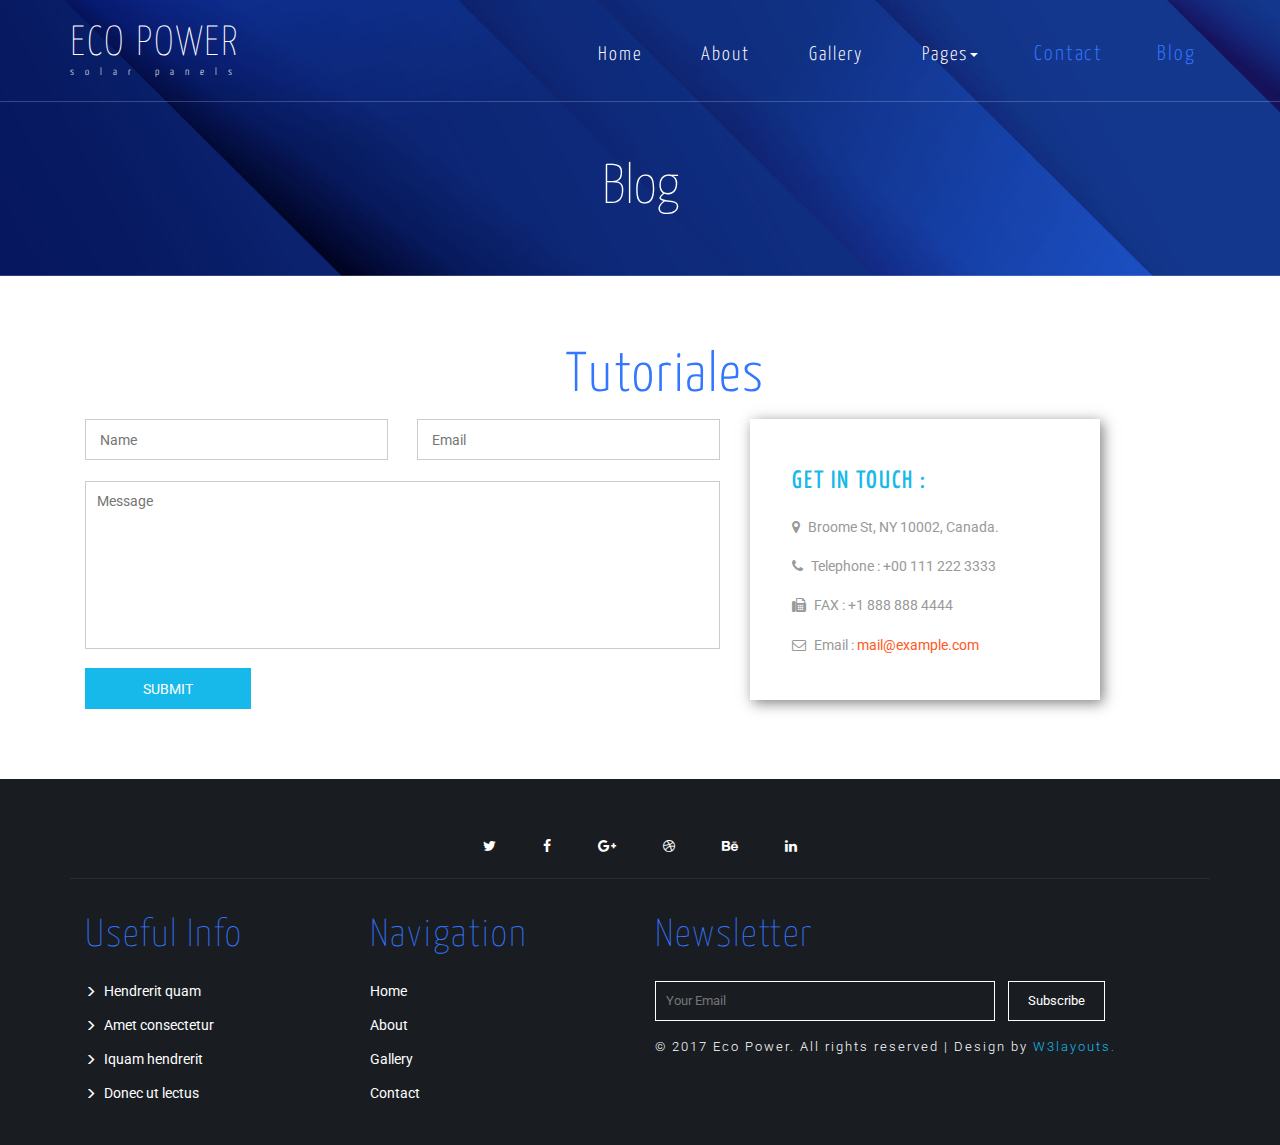
<file: vistas/blog.html>
<!DOCTYPE html>
<html lang="en">
<head>
<title>Eco Power an Industrial Category Bootstrap Responsive website Template | Contact :: w3layouts</title>
<meta name="viewport" content="width=device-width, initial-scale=1">
<meta http-equiv="Content-Type" content="text/html; charset=utf-8" />
<meta name="keywords" content="Eco Power Responsive web template, Bootstrap Web Templates, Flat Web Templates, Android Compatible web template, 
	SmartPhone Compatible web template, free WebDesigns for Nokia, Samsung, LG, Sony Ericsson, Motorola web design" />
<script type="application/x-javascript"> addEventListener("load", function() { setTimeout(hideURLbar, 0); }, false); function hideURLbar(){ window.scrollTo(0,1); } </script>
<!-- Custom Theme files -->
<link href="css/bootstrap.css" type="text/css" rel="stylesheet" media="all">
<link href="css/style.css" type="text/css" rel="stylesheet" media="all">  
<link href="css/font-awesome.css" rel="stylesheet">		<!-- font-awesome icons -->    
<!-- //Custom Theme files -->  
<!-- web-fonts -->  
<link href="//fonts.googleapis.com/css?family=Yanone+Kaffeesatz:200,300,400,700" rel="stylesheet">
<link href='//fonts.googleapis.com/css?family=Roboto:400,100,100italic,300,300italic,400italic,500,500italic,700,700italic,900,900italic' rel='stylesheet' type='text/css'>
<!-- //web-fonts -->
</head>
<body>  
	<!-- banner -->
	<div class="agileits-banner about-w3lsbnr">
		<div class="bnr-agileinfo"> 
			<!-- navigation -->
			<div class="top-nav w3-agiletop">
				<div class="container">
					<div class="navbar-header w3llogo">
						<button type="button" class="navbar-toggle" data-toggle="collapse" data-target="#bs-example-navbar-collapse-1">
							<span class="sr-only">Toggle navigation</span>
							<span class="icon-bar"></span>
							<span class="icon-bar"></span>
							<span class="icon-bar"></span>
						</button>  
						<h1><a href="../index.html">ECO POWER<span>solar panels</span> </a></h1> 
					</div>
					<!-- Collect the nav links, forms, and other content for toggling -->
					<div class="collapse navbar-collapse" id="bs-example-navbar-collapse-1">
						<div class="w3menu navbar-right">
							<ul class="nav navbar">
								<li><a href="../index.html">Home</a></li>
								<li><a href="about.html">About</a></li> 
								<li><a href="gallery.html">Gallery</a></li>
								<li><a href="#" class="dropdown-toggle" data-toggle="dropdown" role="button" aria-haspopup="true" aria-expanded="false"><span data-letters="Pages">Pages</span><span class="caret"></span></a>
									<ul class="dropdown-menu"> 
										<li><a href="icons.html">Web Icons</a></li>
										<li><a href="codes.html">Short Codes</a></li>
									</ul>
								</li>
								<li><a href="contact.html" class="active">Contact</a></li>  
								<li><a href="blog.html" class="active">Blog</a></li>
							</ul>
						</div> 
						<div class="clearfix"> </div>  
					</div>
				</div>	
			</div>	
			<!-- //navigation -->
			<!-- banner-text -->
			<div class="banner-w3text about-w3lsbnr-text"> 
				<div class="container"> 
					<h2>Blog</h2>   
				</div>  
			</div> 
			<!-- //banner-text -->   
		</div>
	</div>
	<!-- //banner --> 
	<!-- contact -->
	<div class="contact agileits">
		<div class="container"> 
			<h3 class="agileits-title">Tutoriales</h3>
			<div class="contact-agileinfo">
				<div class="col-md-7 contact-form wthree">
					<form action="#" method="post">
						<input type="text" name="Name" placeholder="Name" required="">
						<input class="email" type="email" name="Email" placeholder="Email" required="">
						<textarea placeholder="Message" name="Message" required=""></textarea>
						<input type="submit" value="SUBMIT">
					</form>
				</div>
				<div class="col-md-4 contact-right wthree">
					<div class="contact-text w3-agileits">
						<h4>GET IN TOUCH :</h4>
						<p><i class="fa fa-map-marker"></i> Broome St, NY 10002, Canada. </p>
						<p><i class="fa fa-phone"></i> Telephone : +00 111 222 3333</p>
						<p><i class="fa fa-fax"></i> FAX : +1 888 888 4444</p>
						<p><i class="fa fa-envelope-o"></i> Email : <a href="mailto:example@mail.com">mail@example.com</a></p> 
					</div> 
				</div> 
				<div class="clearfix"> </div>	
			</div>
		</div>
	</div>
	<!-- //contact -->  
	<!-- footer start here --> 
	<div class="footer-agile">
		<div class="container">
			<div class="footer-top-agileinfo"> 
				<div class="social-icon">
					<a href="#" class="social-button twit"><i class="fa fa-twitter"></i></a>
					<a href="#" class="social-button fb"><i class="fa fa-facebook"></i></a> 
					<a href="#" class="social-button ggl"><i class="fa fa-google-plus"></i></a> 
					<a href="#" class="social-button drbl"><i class="fa fa-dribbble"></i></a> 
					<a href="#" class="social-button be"><i class="fa fa-behance"></i></a> 
					<a href="#" class="social-button in"><i class="fa fa-linkedin"></i></a> 
				</div>  	
			</div>
			<div class="footer-btm-agileinfo">
				<div class="col-md-3 col-xs-3 footer-grid">
					<h3>Useful Info</h3>
					<ul>
						<li><a href="single.html"><i class="glyphicon glyphicon-menu-right"></i>Hendrerit quam</a></li>
						<li><a href="single.html"><i class="glyphicon glyphicon-menu-right"></i>Amet consectetur </a></li>
						<li><a href="single.html"><i class="glyphicon glyphicon-menu-right"></i>Iquam hendrerit</a></li>
						<li><a href="single.html"><i class="glyphicon glyphicon-menu-right"></i>Donec ut lectus </a></li>
					</ul>
				</div> 
				<div class="col-md-3 col-xs-3 footer-grid w3social">
					<h3>Navigation</h3> 
					<ul>
						<li><a href="../index.html">Home</a></li>
						<li><a href="about.html">About</a></li> 
						<li><a href="gallery.html">Gallery</a></li> 
						<li><a href="contact.html">Contact</a></li>
					</ul> 
				</div> 
				<div class="col-md-6 col-xs-6 footer-grid footer-review">
					<h3>Newsletter</h3>
					<form action="#" method="post">
						<input type="email" name="Email" placeholder="Your Email" required="">
						<input type="submit" value="Subscribe"> 
						<div class="clearfix"> </div>
					</form> 
					<div class="copy-w3lsright"> 
						<p>© 2017 Eco Power. All rights reserved | Design by <a href="http://w3layouts.com"> W3layouts.</a></p>
					</div> 
				</div> 
				<div class="clearfix"> </div>
			</div>   
		</div>
	</div> 
	<!-- //footer end here -->    
	<!-- js -->
	<script src="js/jquery-2.2.3.min.js"></script>  
	<!-- //js --> 
	<!-- start-smooth-scrolling -->
	<script src="js/SmoothScroll.min.js"></script>   
	<script type="text/javascript" src="js/move-top.js"></script>
	<script type="text/javascript" src="js/easing.js"></script>	
	<script type="text/javascript">
			jQuery(document).ready(function($) {
				$(".scroll").click(function(event){		
					event.preventDefault();
			
			$('html,body').animate({scrollTop:$(this.hash).offset().top},1000);
				});
			});
	</script>
	<!-- //end-smooth-scrolling -->	 
	<!-- smooth-scrolling-of-move-up -->
	<script type="text/javascript">
		$(document).ready(function() {
			/*
			var defaults = {
				containerID: 'toTop', // fading element id
				containerHoverID: 'toTopHover', // fading element hover id
				scrollSpeed: 1200,
				easingType: 'linear' 
			};
			*/
			
			$().UItoTop({ easingType: 'easeOutQuart' });
			
		});
	</script>
	<!-- //smooth-scrolling-of-move-up -->    
	<!-- Bootstrap core JavaScript
    ================================================== -->
    <!-- Placed at the end of the document so the pages load faster -->
    <script src="js/bootstrap.js"></script>
</body>
</html>
</file>
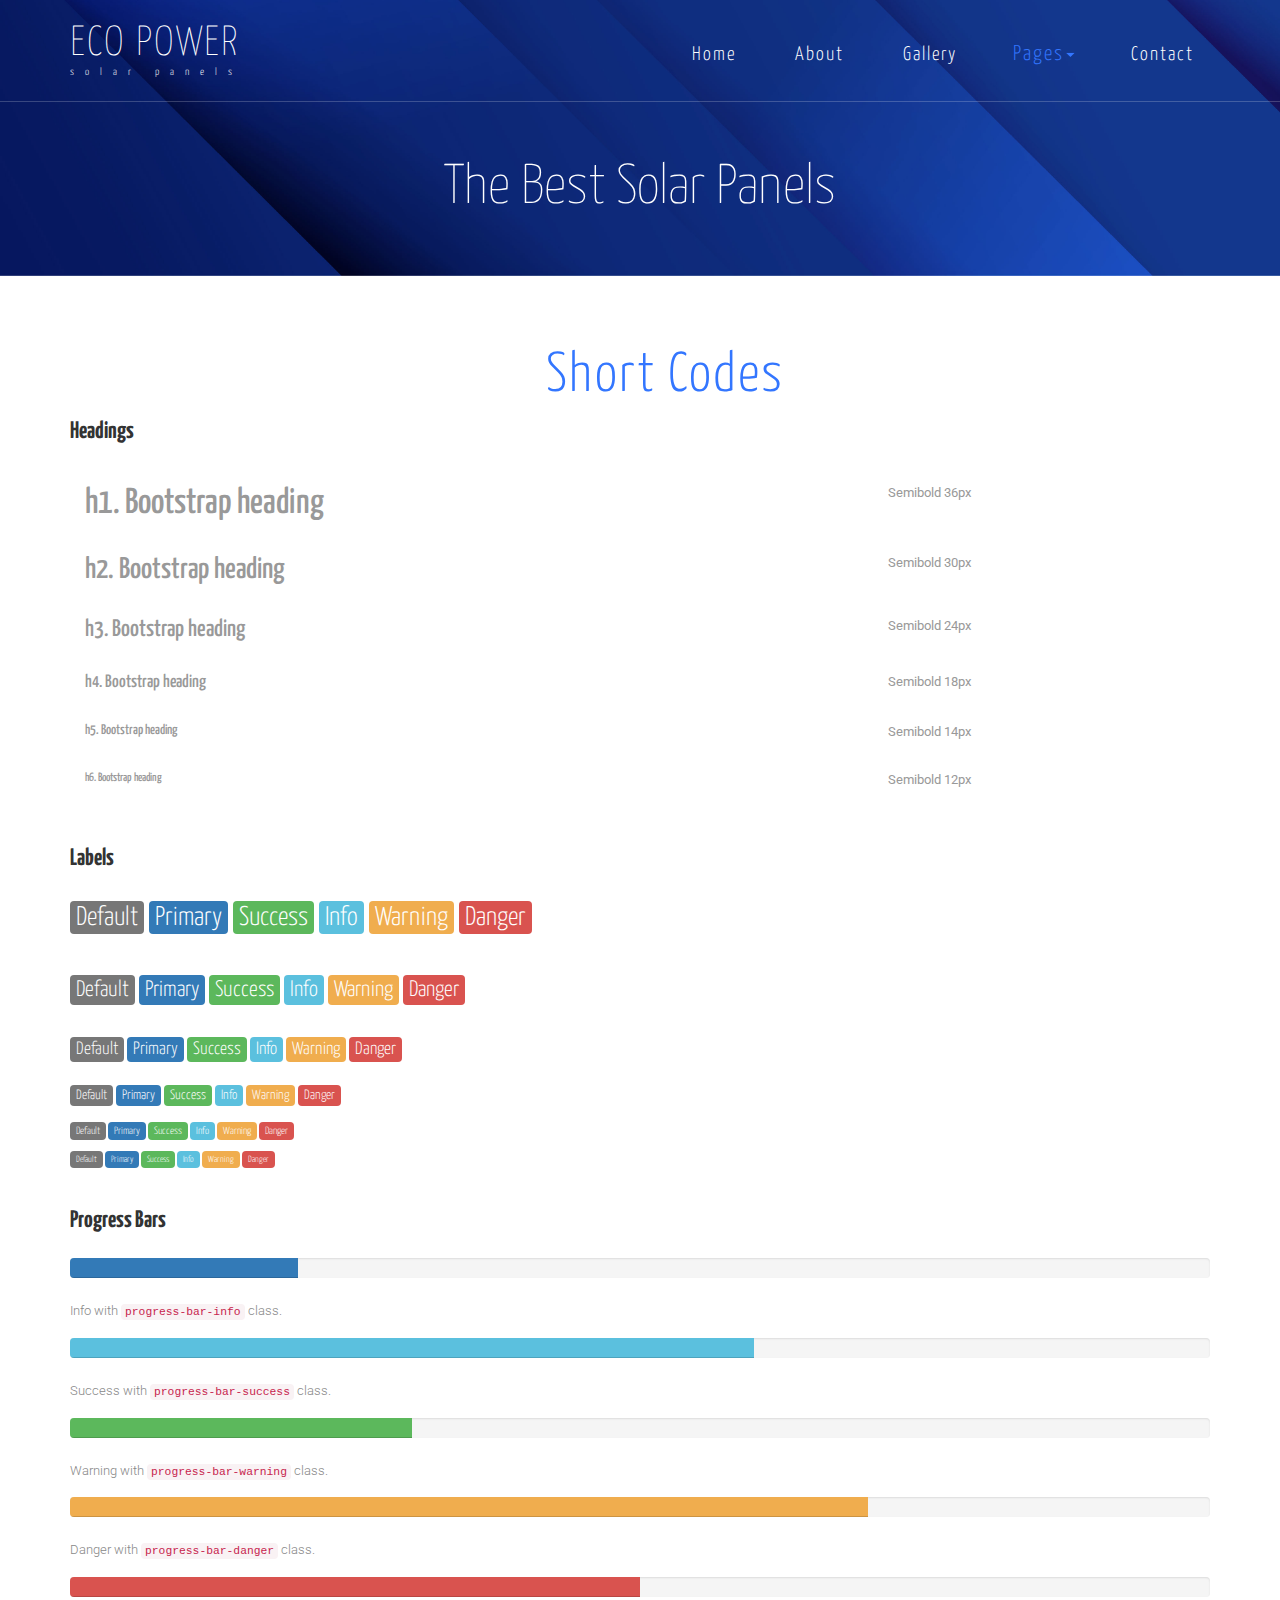
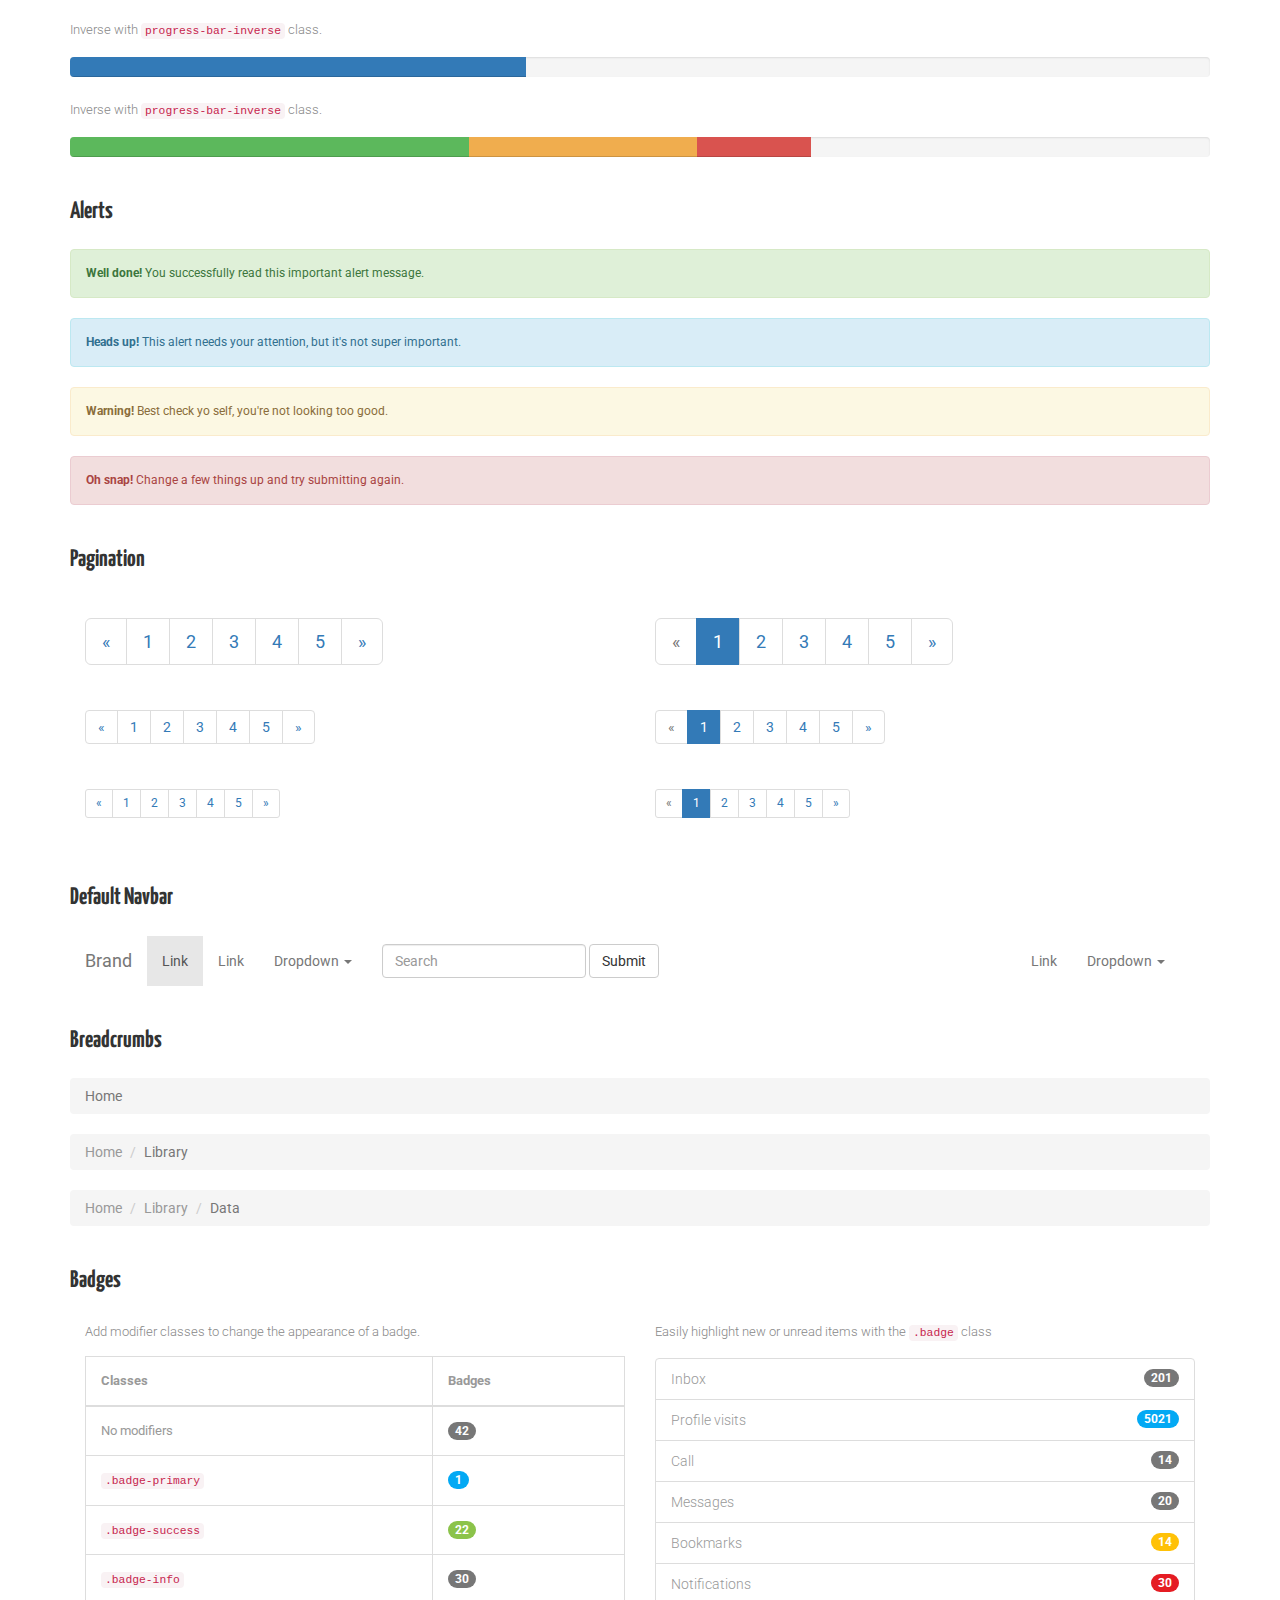
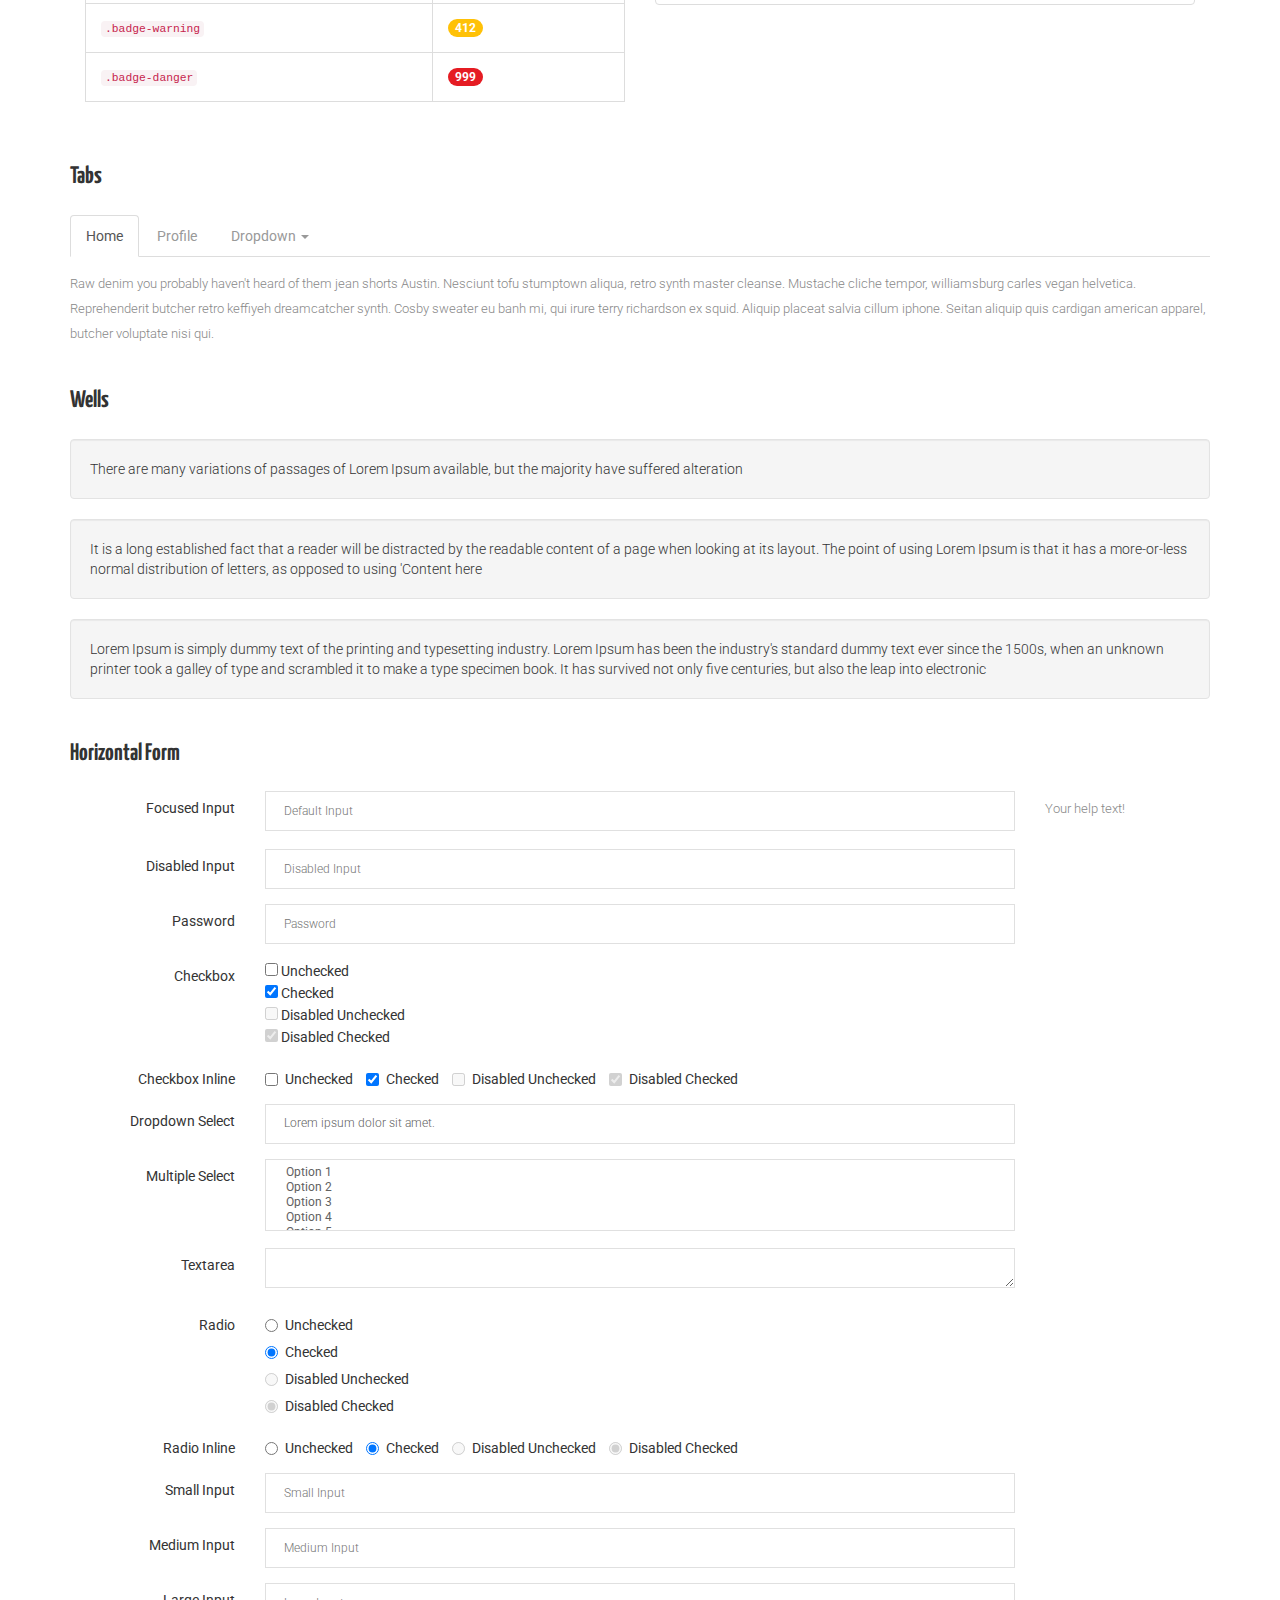
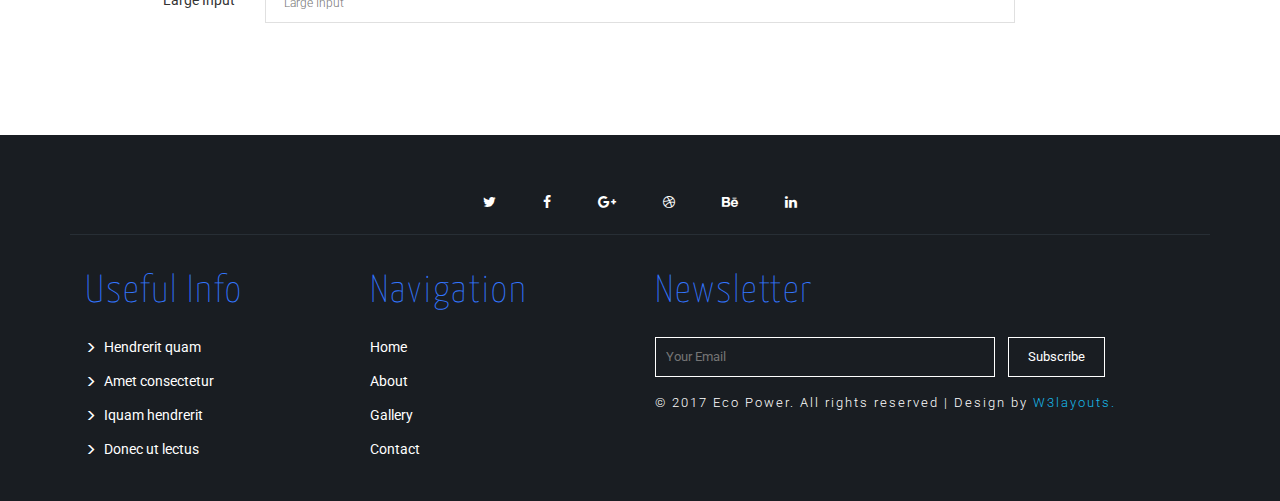
<file: vistas/codes.html>
<!--
Author: W3layouts
Author URL: http://w3layouts.com
License: Creative Commons Attribution 3.0 Unported
License URL: http://creativecommons.org/licenses/by/3.0/
-->
<!DOCTYPE html>
<html lang="en">
<head>
<title>Eco Power an Industrial Category Bootstrap Responsive website Template | Short Codes :: w3layouts</title>
<meta name="viewport" content="width=device-width, initial-scale=1">
<meta http-equiv="Content-Type" content="text/html; charset=utf-8" />
<meta name="keywords" content="Eco Power Responsive web template, Bootstrap Web Templates, Flat Web Templates, Android Compatible web template, 
	SmartPhone Compatible web template, free WebDesigns for Nokia, Samsung, LG, Sony Ericsson, Motorola web design" />
<script type="application/x-javascript"> addEventListener("load", function() { setTimeout(hideURLbar, 0); }, false); function hideURLbar(){ window.scrollTo(0,1); } </script>
<!-- Custom Theme files -->
<link href="css/bootstrap.css" type="text/css" rel="stylesheet" media="all">
<link href="css/style.css" type="text/css" rel="stylesheet" media="all">  
<link href="css/font-awesome.css" rel="stylesheet">		<!-- font-awesome icons -->    
<!-- //Custom Theme files -->  
<!-- web-fonts -->  
<link href="//fonts.googleapis.com/css?family=Yanone+Kaffeesatz:200,300,400,700" rel="stylesheet">
<link href='//fonts.googleapis.com/css?family=Roboto:400,100,100italic,300,300italic,400italic,500,500italic,700,700italic,900,900italic' rel='stylesheet' type='text/css'>
<!-- //web-fonts -->
</head>
<body>  
	<!-- banner -->
	<div class="agileits-banner about-w3lsbnr">
		<div class="bnr-agileinfo"> 
			<!-- navigation -->
			<div class="top-nav w3-agiletop">
				<div class="container">
					<div class="navbar-header w3llogo">
						<button type="button" class="navbar-toggle" data-toggle="collapse" data-target="#bs-example-navbar-collapse-1">
							<span class="sr-only">Toggle navigation</span>
							<span class="icon-bar"></span>
							<span class="icon-bar"></span>
							<span class="icon-bar"></span>
						</button>  
						<h1><a href="index.html">ECO POWER<span>solar panels</span> </a></h1> 
					</div>
					<!-- Collect the nav links, forms, and other content for toggling -->
					<div class="collapse navbar-collapse" id="bs-example-navbar-collapse-1">
						<div class="w3menu navbar-right">
							<ul class="nav navbar">
								<li><a href="index.html">Home</a></li>
								<li><a href="about.html">About</a></li> 
								<li><a href="gallery.html">Gallery</a></li>
								<li><a href="#" class="dropdown-toggle active" data-toggle="dropdown" role="button" aria-haspopup="true" aria-expanded="false"><span data-letters="Pages">Pages</span><span class="caret"></span></a>
									<ul class="dropdown-menu"> 
										<li><a href="icons.html">Web Icons</a></li>
										<li><a href="codes.html" class="active">Short Codes</a></li>
									</ul>
								</li>  
								<li><a href="contact.html">Contact</a></li>
							</ul>
						</div> 
						<div class="clearfix"> </div>  
					</div>
				</div>	
			</div>	
			<!-- //navigation -->
			<!-- banner-text -->
			<div class="banner-w3text about-w3lsbnr-text"> 
				<div class="container"> 
					<h2>The best solar panels</h2>   
				</div>  
			</div> 
			<!-- //banner-text -->   
		</div>
	</div>
	<!-- //banner --> 
	<!-- short codes -->
	<div class="codes">
		<div class="container">   
			<h3 class="agileits-title">Short Codes</h3>	
			<div class="grid_3 grid_4">
				<h3 class="w3ls-hdg">Headings</h3>
				<div class="bs-example w3layouts">
					<table class="table">
						<tbody>
							<tr>
								<td><h1 id="h1.-bootstrap-heading">h1. Bootstrap heading<a class="anchorjs-link" href="#h1.-bootstrap-heading"><span class="anchorjs-icon"></span></a></h1></td>
								<td class="type-info w3l">Semibold 36px</td>
							</tr>
							<tr>
								<td><h2 id="h2.-bootstrap-heading">h2. Bootstrap heading<a class="anchorjs-link" href="#h2.-bootstrap-heading"><span class="anchorjs-icon"></span></a></h2></td>
								<td class="type-info w3l">Semibold 30px</td>
							</tr>
							<tr>
								<td><h3 id="h3.-bootstrap-heading">h3. Bootstrap heading<a class="anchorjs-link" href="#h3.-bootstrap-heading"><span class="anchorjs-icon"></span></a></h3></td>
								<td class="type-info w3l">Semibold 24px</td>
							</tr>
							<tr>
								<td><h4 id="h4.-bootstrap-heading">h4. Bootstrap heading<a class="anchorjs-link" href="#h4.-bootstrap-heading"><span class="anchorjs-icon"></span></a></h4></td>
								<td class="type-info w3l">Semibold 18px</td>
							</tr>
							<tr>
								<td><h5 id="h5.-bootstrap-heading">h5. Bootstrap heading<a class="anchorjs-link" href="#h5.-bootstrap-heading"><span class="anchorjs-icon"></span></a></h5></td>
								<td class="type-info w3l">Semibold 14px</td>
							</tr>
							<tr>
								<td><h6>h6. Bootstrap heading</h6></td>
								<td class="type-info w3l">Semibold 12px</td>
							</tr>
						</tbody>
					</table>
				</div>	
			</div>
			<div class="grid_3 grid_5">
				<h3 class="w3ls-hdg">Labels</h3>
				<div class="but_list w3layouts">
					<h1>
						<span class="label label-default">Default</span>
						<span class="label label-primary">Primary</span>
						<span class="label label-success">Success</span>
						<span class="label label-info">Info</span>
						<span class="label label-warning">Warning</span>
						<span class="label label-danger">Danger</span>
					</h1>
					<h2>
						<span class="label label-default">Default</span>
						<span class="label label-primary">Primary</span>
						<span class="label label-success">Success</span>
						<span class="label label-info">Info</span>
						<span class="label label-warning">Warning</span>
						<span class="label label-danger">Danger</span>
					</h2>
					<h3>
						<span class="label label-default">Default</span>
						<span class="label label-primary">Primary</span>
						<span class="label label-success">Success</span>
						<span class="label label-info">Info</span>
						<span class="label label-warning">Warning</span>
						<span class="label label-danger">Danger</span>
					</h3>
					<h4>
						<span class="label label-default">Default</span>
						<span class="label label-primary">Primary</span>
						<span class="label label-success">Success</span>
						<span class="label label-info">Info</span>
						<span class="label label-warning">Warning</span>
						<span class="label label-danger">Danger</span>
					</h4>
					<h5>
						<span class="label label-default">Default</span>
						<span class="label label-primary">Primary</span>
						<span class="label label-success">Success</span>
						<span class="label label-info">Info</span>
						<span class="label label-warning">Warning</span>
						<span class="label label-danger">Danger</span>
					</h5>
					<h6>
						<span class="label label-default">Default</span>
						<span class="label label-primary">Primary</span>
						<span class="label label-success">Success</span>
						<span class="label label-info">Info</span>
						<span class="label label-warning">Warning</span>
						<span class="label label-danger">Danger</span>
					</h6>
				</div>
			</div>
			<div class="grid_3 grid_5 w3-agileits w3layouts">
				<h3 class="w3ls-hdg">Progress Bars</h3>
				<div class="tab-content">
					<div class="tab-pane active" id="domprogress">
						<div class="progress w3-agileits">    
							<div class="progress-bar progress-bar-primary" style="width: 20%"></div>
						</div>
						<p>Info with <code>progress-bar-info</code> class.</p>
						<div class="progress w3-agileits">    
							<div class="progress-bar progress-bar-info" style="width: 60%"></div>
						</div>
						<p>Success with <code>progress-bar-success</code> class.</p>
						<div class="progress w3-agileits">
							<div class="progress-bar progress-bar-success" style="width: 30%"></div>
						</div>
						<p>Warning with <code>progress-bar-warning</code> class.</p>
						<div class="progress w3-agileits">
							<div class="progress-bar progress-bar-warning" style="width: 70%"></div>
						</div>
						<p>Danger with <code>progress-bar-danger</code> class.</p>
						<div class="progress w3-agileits">
							<div class="progress-bar progress-bar-danger" style="width: 50%"></div>
						</div>
						<p>Inverse with <code>progress-bar-inverse</code> class.</p>
						<div class="progress w3-agileits">
							<div class="progress-bar progress-bar-inverse" style="width: 40%"></div>
						</div>
						<p>Inverse with <code>progress-bar-inverse</code> class.</p>
						<div class="progress w3-agileits">
							<div class="progress-bar progress-bar-success" style="width: 35%"><span class="sr-only">35% Complete (success)</span></div>
							<div class="progress-bar progress-bar-warning" style="width: 20%"><span class="sr-only">20% Complete (warning)</span></div>
							<div class="progress-bar progress-bar-danger" style="width: 10%"><span class="sr-only">10% Complete (danger)</span></div>
						</div>
					</div>
				</div>
			</div>
			<div class="grid_3 grid_5 w3-agileits">
				<h3 class="w3ls-hdg">Alerts</h3>
				<div class="alert alert-success agileits" role="alert">
					<strong>Well done!</strong> You successfully read this important alert message.
				</div>
				<div class="alert alert-info" role="alert">
					<strong>Heads up!</strong> This alert needs your attention, but it's not super important.
				</div>
				<div class="alert alert-warning" role="alert">
					<strong>Warning!</strong> Best check yo self, you're not looking too good.
				</div>
				<div class="alert alert-danger" role="alert">
					<strong>Oh snap!</strong> Change a few things up and try submitting again.
				</div>
			</div>
			<div class="grid_3 grid_5">
				<h3 class="w3ls-hdg">Pagination</h3>
				<div class="col-md-6 page_1 agileits-w3layouts">
					<nav>
						<ul class="pagination pagination-lg">
							<li><a href="#" aria-label="Previous"><span aria-hidden="true">«</span></a></li>
							<li><a href="#">1</a></li>
							<li><a href="#">2</a></li>
							<li><a href="#">3</a></li>
							<li><a href="#">4</a></li>
							<li><a href="#">5</a></li>
							<li><a href="#" aria-label="Next"><span aria-hidden="true">»</span></a></li>
						</ul>
					</nav>
					<nav>
						<ul class="pagination">
							<li><a href="#" aria-label="Previous"><span aria-hidden="true">«</span></a></li>
							<li><a href="#">1</a></li>
							<li><a href="#">2</a></li>
							<li><a href="#">3</a></li>
							<li><a href="#">4</a></li>
							<li><a href="#">5</a></li>
							<li><a href="#" aria-label="Next"><span aria-hidden="true">»</span></a></li>
						</ul>
					</nav>
					<nav>
						<ul class="pagination pagination-sm">
							<li><a href="#" aria-label="Previous"><span aria-hidden="true">«</span></a></li>
							<li><a href="#">1</a></li>
							<li><a href="#">2</a></li>
							<li><a href="#">3</a></li>
							<li><a href="#">4</a></li>
							<li><a href="#">5</a></li>
							<li><a href="#" aria-label="Next"><span aria-hidden="true">»</span></a></li>
						</ul>
					</nav>
				</div>
				<div class="col-md-6 page_1 agileits-w3layouts">
					<ul class="pagination pagination-lg">
						<li class="disabled"><a href="#"><span aria-hidden="true">«</span></a></li>
						<li class="active"><a href="#">1</a></li>
						<li><a href="#">2</a></li>
						<li><a href="#">3</a></li>
						<li><a href="#">4</a></li>
						<li><a href="#">5</a></li>
						<li><a href="#"><span aria-hidden="true">»</span></a></li>
					</ul>
					<nav>
						<ul class="pagination">
							<li class="disabled"><a href="#" aria-label="Previous"><span aria-hidden="true">«</span></a></li>
							<li class="active"><a href="#">1 <span class="sr-only">(current)</span></a></li>
							<li><a href="#">2</a></li>
							<li><a href="#">3</a></li>
							<li><a href="#">4</a></li>
							<li><a href="#">5</a></li>
							<li><a href="#" aria-label="Next"><span aria-hidden="true">»</span></a></li>
						</ul>
					</nav>
					<ul class="pagination pagination-sm agile">
						<li class="disabled"><a href="#"><span aria-hidden="true">«</span></a></li>
						<li class="active"><a href="#">1</a></li>
						<li><a href="#">2</a></li>
						<li><a href="#">3</a></li>
						<li><a href="#">4</a></li>
						<li><a href="#">5</a></li>
						<li><a href="#"><span aria-hidden="true">»</span></a></li>
					</ul>
				</div>
				<div class="clearfix"> </div>
			</div>
			<div class="grid_3 grid_5 agile">
				<h3 class="w3ls-hdg">Default Navbar</h3>
				<div class="bs-example w3layouts" data-example-id="default-navbar"> 
					<nav class="navbar navbar-default"> 
						<div class="container-fluid"> 
							<div class="navbar-header"> 
								<button type="button" class="navbar-toggle collapsed" data-toggle="collapse" data-target="#bs-example-navbar-collapse-1" aria-expanded="false"> <span class="sr-only">Toggle navigation</span> <span class="icon-bar"></span> <span class="icon-bar"></span> <span class="icon-bar"></span> </button> 
								<a href="#" class="navbar-brand">Brand</a> 
							</div> 
							<div class="navbar-collapse collapse" id="bs-example-navbar-collapse-1" aria-expanded="false" style="height: 1px;"> 
								<ul class="nav navbar-nav  agile"> 
									<li class="active"><a href="#">Link <span class="sr-only">(current)</span></a></li> 
									<li><a href="#">Link</a></li> 
									<li class="dropdown"> 
										<a href="#" class="dropdown-toggle" data-toggle="dropdown" role="button" aria-haspopup="true" aria-expanded="false">Dropdown <span class="caret"></span></a> <ul class="dropdown-menu"> <li><a href="#">Action</a></li> <li><a href="#">Another action</a></li>
										<li><a href="#">Something else here</a></li>  
										<li role="separator" class="divider"></li> 
										<li><a href="#">Separated link</a></li> 
										<li role="separator" class="divider"></li> 
										<li><a href="#">One more separated link</a></li> </ul> 
									</li> 
								</ul> 
								<form class="navbar-form navbar-left"> 
									<div class="form-group w3-agile"><input class="form-control" placeholder="Search"></div> 
									<button type="submit" class="btn btn-default">Submit</button> 
								</form> 
								<ul class="nav navbar-nav navbar-right"> 
									<li><a href="#">Link</a></li> 
									<li class="dropdown w3-agile"> <a href="#" class="dropdown-toggle" data-toggle="dropdown" role="button" aria-haspopup="true" aria-expanded="false">Dropdown <span class="caret"></span></a> 
										<ul class="dropdown-menu"> 
											<li><a href="#">Action</a></li> 
											<li><a href="#">Another action</a></li> 
											<li><a href="#">Something else here</a></li> 
											<li role="separator" class="divider w3-agile"></li> 
											<li><a href="#">Separated link</a></li> 
										</ul> 
									</li> 
								</ul>
							</div> 
						</div> 
					</nav> 
				</div>
			</div> 
			<div class="grid_3 grid_5 ">
				<h3 class="w3ls-hdg w3layouts ">Breadcrumbs</h3>
				<ol class="breadcrumb">
					<li class="active">Home</li>
				</ol>
				<ol class="breadcrumb">
					<li><a href="#">Home</a></li>
					<li class="active">Library</li>
				</ol>
				<ol class="breadcrumb">
					<li><a href="#">Home</a></li>
					<li><a href="#">Library</a></li>
					<li class="active">Data</li>
				</ol>
			</div>
			<div class="grid_3 grid_5 ">
				<h3 class="w3ls-hdg">Badges</h3>
				<div class="col-md-6">
					<p>Add modifier classes to change the appearance of a badge.</p>
					<table class="table table-bordered">
						<thead>
							<tr>
								<th>Classes</th>
								<th>Badges</th>
							</tr>
						</thead>
						<tbody>
							<tr>
								<td>No modifiers</td>
								<td><span class="badge">42</span></td>
							</tr>
							<tr>
								<td><code>.badge-primary</code></td>
								<td><span class="badge badge-primary">1</span></td>
							</tr>
							<tr>
								<td><code>.badge-success</code></td>
								<td><span class="badge badge-success">22</span></td>
							</tr>
							<tr>
								<td><code>.badge-info</code></td>
								<td><span class="badge badge-info">30</span></td>
							</tr>
							<tr>
								<td><code>.badge-warning</code></td>
								<td><span class="badge badge-warning">412</span></td>
							</tr>
							<tr>
								<td><code>.badge-danger</code></td>
								<td><span class="badge badge-danger">999</span></td>
							</tr>
						</tbody>
					</table>                    
				</div>
				<div class="col-md-6">
					<p>Easily highlight new or unread items with the <code>.badge</code> class</p>
					<div class="list-group list-group-alternate"> 
						<a href="#" class="list-group-item"><span class="badge">201</span> <i class="ti ti-email"></i> Inbox </a> 
						<a href="#" class="list-group-item"><span class="badge badge-primary">5021</span> <i class="ti ti-eye"></i> Profile visits </a> 
						<a href="#" class="list-group-item"><span class="badge">14</span> <i class="ti ti-headphone-alt"></i> Call </a> 
						<a href="#" class="list-group-item"><span class="badge">20</span> <i class="ti ti-comments"></i> Messages </a> 
						<a href="#" class="list-group-item"><span class="badge badge-warning">14</span> <i class="ti ti-bookmark"></i> Bookmarks </a> 
						<a href="#" class="list-group-item"><span class="badge badge-danger">30</span> <i class="ti ti-bell"></i> Notifications </a> 
					</div>
				</div>
				<div class="clearfix"> </div>
			</div>
			<div class="grid_3 grid_5 ">
				<h3 class="w3ls-hdg">Tabs</h3>
				<div class="bs-example bs-example-tabs w3" role="tabpanel" data-example-id="togglable-tabs">
					<ul id="myTab" class="nav nav-tabs" role="tablist">
						<li role="presentation" class="active"><a href="#home" id="home-tab" role="tab" data-toggle="tab" aria-controls="home" aria-expanded="true">Home</a></li>
						<li role="presentation"><a href="#profile" role="tab" id="profile-tab" data-toggle="tab" aria-controls="profile">Profile</a></li>
						<li role="presentation" class="dropdown">
							<a href="#" id="myTabDrop1" class="dropdown-toggle" data-toggle="dropdown" aria-controls="myTabDrop1-contents">Dropdown <span class="caret"></span></a>
							<ul class="dropdown-menu" role="menu" aria-labelledby="myTabDrop1" id="myTabDrop1-contents">
								<li><a href="#dropdown1" tabindex="-1" role="tab" id="dropdown1-tab" data-toggle="tab" aria-controls="dropdown1">@fat</a></li>
								<li><a href="#dropdown2" tabindex="-1" role="tab" id="dropdown2-tab" data-toggle="tab" aria-controls="dropdown2">@mdo</a></li>
							</ul>
						</li>
					</ul>
					<div id="myTabContent" class="tab-content">
						<div role="tabpanel" class="tab-pane fade in active" id="home" aria-labelledby="home-tab">
							<p>Raw denim you probably haven't heard of them jean shorts Austin. Nesciunt tofu stumptown aliqua, retro synth master cleanse. Mustache cliche tempor, williamsburg carles vegan helvetica. Reprehenderit butcher retro keffiyeh dreamcatcher synth. Cosby sweater eu banh mi, qui irure terry richardson ex squid. Aliquip placeat salvia cillum iphone. Seitan aliquip quis cardigan american apparel, butcher voluptate nisi qui.</p>
						</div>
						<div role="tabpanel" class="tab-pane fade w3" id="profile" aria-labelledby="profile-tab">
							<p>Food truck fixie locavore, accusamus mcsweeney's marfa nulla single-origin coffee squid. Exercitation +1 labore velit, blog sartorial PBR leggings next level wes anderson artisan four loko farm-to-table craft beer twee. Qui photo booth letterpress, commodo enim craft beer mlkshk aliquip jean shorts ullamco ad vinyl cillum PBR. Homo nostrud organic, assumenda labore aesthetic magna delectus mollit. Keytar helvetica VHS salvia yr, vero magna velit sapiente labore stumptown. Vegan fanny pack odio cillum wes anderson 8-bit, sustainable jean shorts beard ut DIY ethical culpa terry richardson biodiesel. Art party scenester stumptown, tumblr butcher vero sint qui sapiente accusamus tattooed echo park.</p>
						</div>
						<div role="tabpanel" class="tab-pane fade" id="dropdown1" aria-labelledby="dropdown1-tab">
							<p>Etsy mixtape wayfarers, ethical wes anderson tofu before they sold out mcsweeney's organic lomo retro fanny pack lo-fi farm-to-table readymade. Messenger bag gentrify pitchfork tattooed craft beer, iphone skateboard locavore carles etsy salvia banksy hoodie helvetica. DIY synth PBR banksy irony. Leggings gentrify squid 8-bit cred pitchfork. Williamsburg banh mi whatever gluten-free, carles pitchfork biodiesel fixie etsy retro mlkshk vice blog. Scenester cred you probably haven't heard of them, vinyl craft beer blog stumptown. Pitchfork sustainable tofu synth chambray yr.</p>
						</div>
						<div role="tabpanel" class="tab-pane fade" id="dropdown2" aria-labelledby="dropdown2-tab">
							<p>Trust fund seitan letterpress, keytar raw denim keffiyeh etsy art party before they sold out master cleanse gluten-free squid scenester freegan cosby sweater. Fanny pack portland seitan DIY, art party locavore wolf cliche high life echo park Austin. Cred vinyl keffiyeh DIY salvia PBR, banh mi before they sold out farm-to-table VHS viral locavore cosby sweater. Lomo wolf viral, mustache readymade thundercats keffiyeh craft beer marfa ethical. Wolf salvia freegan, sartorial keffiyeh echo park vegan.</p>
						</div>
					</div>
				</div>
			</div>
			<div class="grid_3 grid_5 w3">
				<h3 class="w3ls-hdg">Wells</h3>
				<div class="well w3l">
					There are many variations of passages of Lorem Ipsum available, but the majority have suffered alteration
				</div>
				<div class="well w3l">
					It is a long established fact that a reader will be distracted by the readable content of a page when looking at its layout. The point of using Lorem Ipsum is that it has a more-or-less normal distribution of letters, as opposed to using 'Content here
				</div>
				<div class="well w3l">
					Lorem Ipsum is simply dummy text of the printing and typesetting industry. Lorem Ipsum has been the industry's standard dummy text ever since the 1500s, when an unknown printer took a galley of type and scrambled it to make a type specimen book. It has survived not only five centuries, but also the leap into electronic
				</div>
			</div> 
			<div class="grid_3 grid_4">
				<h3 class="w3ls-hdg">Horizontal Form</h3>
				<div class="tab-content">
					<div class="tab-pane active" id="horizontal-form">
						<form class="form-horizontal">
							<div class="form-group">
								<label for="focusedinput" class="col-sm-2 control-label">Focused Input</label>
								<div class="col-sm-8">
									<input type="text" class="form-control1" id="focusedinput" placeholder="Default Input">
								</div>
								<div class="col-sm-2 jlkdfj1">
									<p class="help-block">Your help text!</p>
								</div>
							</div>
							<div class="form-group">
								<label for="disabledinput" class="col-sm-2 control-label">Disabled Input</label>
								<div class="col-sm-8">
									<input disabled="" type="text" class="form-control1" id="disabledinput" placeholder="Disabled Input">
								</div>
							</div>
							<div class="form-group">
								<label for="inputPassword" class="col-sm-2 control-label">Password</label>
								<div class="col-sm-8">
									<input type="password" class="form-control1" id="inputPassword" placeholder="Password">
								</div>
							</div>
							<div class="form-group">
								<label for="checkbox" class="col-sm-2 control-label">Checkbox</label>
								<div class="col-sm-8">
									<div class="checkbox-inline1"><label><input type="checkbox"> Unchecked</label></div>
									<div class="checkbox-inline1"><label><input type="checkbox" checked=""> Checked</label></div>
									<div class="checkbox-inline1"><label><input type="checkbox" disabled=""> Disabled Unchecked</label></div>
									<div class="checkbox-inline1"><label><input type="checkbox" disabled="" checked=""> Disabled Checked</label></div>
								</div>
							</div> 
							<div class="form-group">
								<label for="checkbox" class="col-sm-2 control-label">Checkbox Inline</label>
								<div class="col-sm-8">
									<div class="checkbox-inline"><label><input type="checkbox"> Unchecked</label></div>
									<div class="checkbox-inline"><label><input type="checkbox" checked=""> Checked</label></div>
									<div class="checkbox-inline"><label><input type="checkbox" disabled=""> Disabled Unchecked</label></div>
									<div class="checkbox-inline"><label><input type="checkbox" disabled="" checked=""> Disabled Checked</label></div>
								</div>
							</div>
							<div class="form-group">
								<label for="selector1" class="col-sm-2 control-label">Dropdown Select</label>
								<div class="col-sm-8"><select name="selector1" id="selector1" class="form-control1">
									<option>Lorem ipsum dolor sit amet.</option>
									<option>Dolore, ab unde modi est!</option>
									<option>Illum, fuga minus sit eaque.</option>
									<option>Consequatur ducimus maiores voluptatum minima.</option>
								</select></div>
							</div>
							<div class="form-group">
								<label class="col-sm-2 control-label">Multiple Select</label>
								<div class="col-sm-8">
									<select multiple="" class="form-control1">
										<option>Option 1</option>
										<option>Option 2</option>
										<option>Option 3</option>
										<option>Option 4</option>
										<option>Option 5</option>
									</select>
								</div>
							</div>
							<div class="form-group">
								<label for="txtarea1" class="col-sm-2 control-label">Textarea</label>
								<div class="col-sm-8"><textarea name="txtarea1" id="txtarea1" cols="50" rows="4" class="form-control1"></textarea></div>
							</div>
							<div class="form-group">
								<label for="radio" class="col-sm-2 control-label">Radio</label>
								<div class="col-sm-8">
									<div class="radio block"><label><input type="radio"> Unchecked</label></div>
									<div class="radio block"><label><input type="radio" checked=""> Checked</label></div>
									<div class="radio block"><label><input type="radio" disabled=""> Disabled Unchecked</label></div>
									<div class="radio block"><label><input type="radio" disabled="" checked=""> Disabled Checked</label></div>
								</div>
							</div>
							<div class="form-group">
								<label for="radio" class="col-sm-2 control-label">Radio Inline</label>
								<div class="col-sm-8">
									<div class="radio-inline"><label><input type="radio"> Unchecked</label></div>
									<div class="radio-inline"><label><input type="radio" checked=""> Checked</label></div>
									<div class="radio-inline"><label><input type="radio" disabled=""> Disabled Unchecked</label></div>
									<div class="radio-inline"><label><input type="radio" disabled="" checked=""> Disabled Checked</label></div>
								</div>
							</div>
							<div class="form-group">
								<label for="smallinput" class="col-sm-2 control-label label-input-sm">Small Input</label>
								<div class="col-sm-8">
									<input type="text" class="form-control1 input-sm" id="smallinput" placeholder="Small Input">
								</div>
							</div>
							<div class="form-group">
								<label for="mediuminput" class="col-sm-2 control-label">Medium Input</label>
								<div class="col-sm-8">
									<input type="text" class="form-control1" id="mediuminput" placeholder="Medium Input">
								</div>
							</div>
							<div class="form-group mb-n">
								<label for="largeinput" class="col-sm-2 control-label label-input-lg">Large Input</label>
								<div class="col-sm-8">
									<input type="text" class="form-control1 input-lg" id="largeinput" placeholder="Large Input">
								</div>
							</div>
						</form>
					</div>
				</div>
			</div>  
		</div> 
	</div>  
	<!-- //short-codes -->  
	<!-- footer start here --> 
	<div class="footer-agile">
		<div class="container">
			<div class="footer-top-agileinfo"> 
				<div class="social-icon">
					<a href="#" class="social-button twit"><i class="fa fa-twitter"></i></a>
					<a href="#" class="social-button fb"><i class="fa fa-facebook"></i></a> 
					<a href="#" class="social-button ggl"><i class="fa fa-google-plus"></i></a> 
					<a href="#" class="social-button drbl"><i class="fa fa-dribbble"></i></a> 
					<a href="#" class="social-button be"><i class="fa fa-behance"></i></a> 
					<a href="#" class="social-button in"><i class="fa fa-linkedin"></i></a> 
				</div>  	
			</div>
			<div class="footer-btm-agileinfo">
				<div class="col-md-3 col-xs-3 footer-grid">
					<h3>Useful Info</h3>
					<ul>
						<li><a href="single.html"><i class="glyphicon glyphicon-menu-right"></i>Hendrerit quam</a></li>
						<li><a href="single.html"><i class="glyphicon glyphicon-menu-right"></i>Amet consectetur </a></li>
						<li><a href="single.html"><i class="glyphicon glyphicon-menu-right"></i>Iquam hendrerit</a></li>
						<li><a href="single.html"><i class="glyphicon glyphicon-menu-right"></i>Donec ut lectus </a></li>
					</ul>
				</div> 
				<div class="col-md-3 col-xs-3 footer-grid w3social">
					<h3>Navigation</h3> 
					<ul>
						<li><a href="index.html">Home</a></li>
						<li><a href="about.html">About</a></li> 
						<li><a href="gallery.html">Gallery</a></li> 
						<li><a href="contact.html">Contact</a></li>
					</ul> 
				</div> 
				<div class="col-md-6 col-xs-6 footer-grid footer-review">
					<h3>Newsletter</h3>
					<form action="#" method="post">
						<input type="email" name="Email" placeholder="Your Email" required="">
						<input type="submit" value="Subscribe"> 
						<div class="clearfix"> </div>
					</form> 
					<div class="copy-w3lsright"> 
						<p>© 2017 Eco Power. All rights reserved | Design by <a href="http://w3layouts.com"> W3layouts.</a></p>
					</div> 
				</div> 
				<div class="clearfix"> </div>
			</div>   
		</div>
	</div> 
	<!-- //footer end here -->    
	<!-- js -->
	<script src="js/jquery-2.2.3.min.js"></script>  
	<!-- //js --> 
	<!-- start-smooth-scrolling -->
	<script src="js/SmoothScroll.min.js"></script>   
	<script type="text/javascript" src="js/move-top.js"></script>
	<script type="text/javascript" src="js/easing.js"></script>	
	<script type="text/javascript">
			jQuery(document).ready(function($) {
				$(".scroll").click(function(event){		
					event.preventDefault();
			
			$('html,body').animate({scrollTop:$(this.hash).offset().top},1000);
				});
			});
	</script>
	<!-- //end-smooth-scrolling -->	 
	<!-- smooth-scrolling-of-move-up -->
	<script type="text/javascript">
		$(document).ready(function() {
			/*
			var defaults = {
				containerID: 'toTop', // fading element id
				containerHoverID: 'toTopHover', // fading element hover id
				scrollSpeed: 1200,
				easingType: 'linear' 
			};
			*/
			
			$().UItoTop({ easingType: 'easeOutQuart' });
			
		});
	</script>
	<!-- //smooth-scrolling-of-move-up -->    
	<!-- Bootstrap core JavaScript
    ================================================== -->
    <!-- Placed at the end of the document so the pages load faster -->
    <script src="js/bootstrap.js"></script>
</body>
</html>
</file>
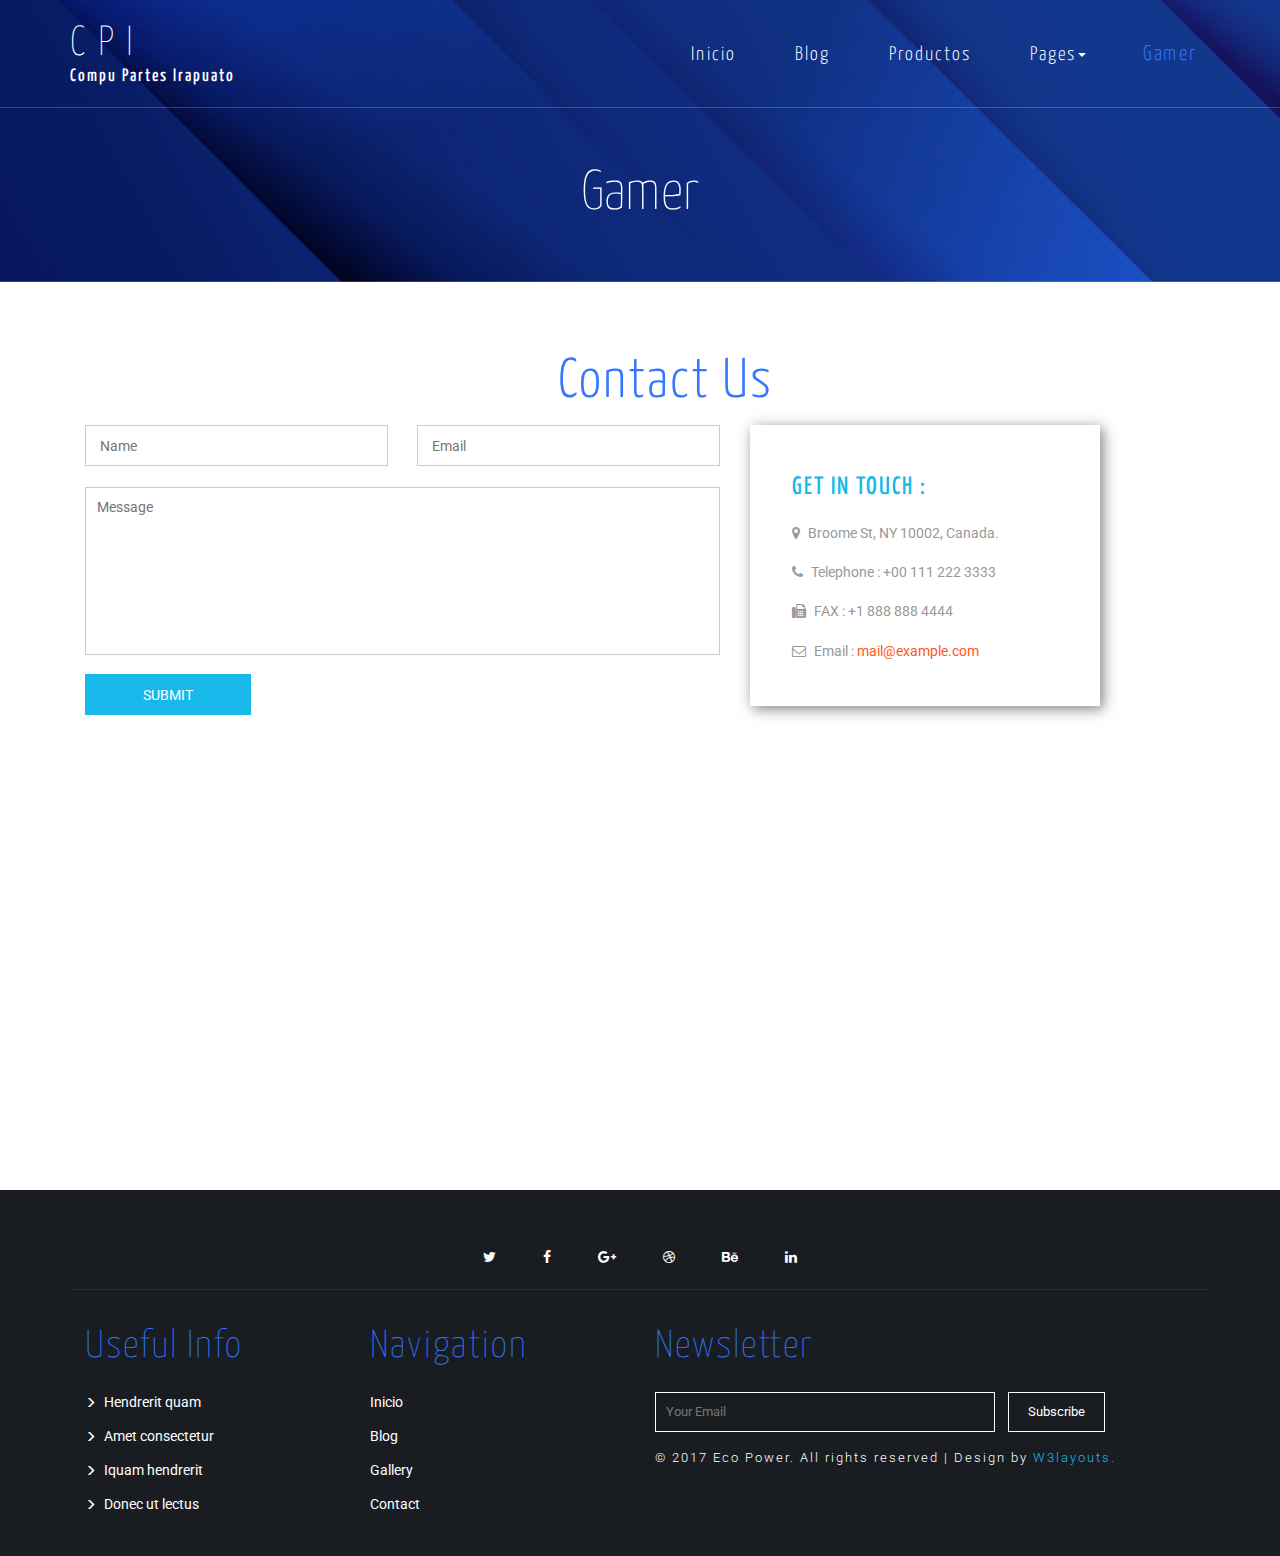
<file: vistas/contact.html>
<!DOCTYPE html>
<html lang="en">
<head>
<title>Compu Partes Irapuato.</title>
<meta name="viewport" content="width=device-width, initial-scale=1">
<meta http-equiv="Content-Type" content="text/html; charset=utf-8" />
<meta name="keywords" content="Eco Power Responsive web template, Bootstrap Web Templates, Flat Web Templates, Android Compatible web template, 
	SmartPhone Compatible web template, free WebDesigns for Nokia, Samsung, LG, Sony Ericsson, Motorola web design" />
<script type="application/x-javascript"> addEventListener("load", function() { setTimeout(hideURLbar, 0); }, false); function hideURLbar(){ window.scrollTo(0,1); } </script>
<!-- Custom Theme files -->
<link href="css/bootstrap.css" type="text/css" rel="stylesheet" media="all">
<link href="css/style.css" type="text/css" rel="stylesheet" media="all">  
<link href="css/font-awesome.css" rel="stylesheet">		<!-- font-awesome icons -->    
<!-- //Custom Theme files -->  
<!-- web-fonts -->  
<link href="//fonts.googleapis.com/css?family=Yanone+Kaffeesatz:200,300,400,700" rel="stylesheet">
<link href='//fonts.googleapis.com/css?family=Roboto:400,100,100italic,300,300italic,400italic,500,500italic,700,700italic,900,900italic' rel='stylesheet' type='text/css'>
<!-- //web-fonts -->
</head>
<body>  
	<!-- banner -->
	<div class="agileits-banner about-w3lsbnr">
		<div class="bnr-agileinfo"> 
			<!-- navigation -->
			<div class="top-nav w3-agiletop">
				<div class="container">
					<div class="navbar-header w3llogo">
						<button type="button" class="navbar-toggle" data-toggle="collapse" data-target="#bs-example-navbar-collapse-1">
							<span class="sr-only">Toggle navigation</span>
							<span class="icon-bar"></span>
							<span class="icon-bar"></span>
							<span class="icon-bar"></span>
						</button>  
						<h1><a href="../index.html">C P I<h4>Compu Partes Irapuato</h4> </a></h1> 
					</div>
					<!-- Collect the nav links, forms, and other content for toggling -->
					<div class="collapse navbar-collapse" id="bs-example-navbar-collapse-1">
						<div class="w3menu navbar-right">
							<ul class="nav navbar">
								<li><a href="../index.html">Inicio</a></li>
								<li><a href="blog.html">Blog</a></li> 
								<li><a href="gallery.html">Productos</a></li>
								<li><a href="#" class="dropdown-toggle" data-toggle="dropdown" role="button" aria-haspopup="true" aria-expanded="false"><span data-letters="Pages">Pages</span><span class="caret"></span></a>
									<ul class="dropdown-menu"> 
										<li><a href="icons.html">Web Icons</a></li>
										<li><a href="codes.html">Short Codes</a></li>
									</ul>
								</li>  
								<li><a href="contact.html" class="active">Gamer</a></li>
							</ul>
						</div> 
						<div class="clearfix"> </div>  
					</div>
				</div>	
			</div>	
			<!-- //navigation -->
			<!-- banner-text -->
			<div class="banner-w3text about-w3lsbnr-text"> 
				<div class="container"> 
					<h2>Gamer</h2>   
				</div>  
			</div> 
			<!-- //banner-text -->   
		</div>
	</div>
	<!-- //banner --> 
	<!-- contact -->
	<div class="contact agileits">
		<div class="container"> 
			<h3 class="agileits-title">Contact Us</h3>
			<div class="contact-agileinfo">
				<div class="col-md-7 contact-form wthree">
					<form action="#" method="post">
						<input type="text" name="Name" placeholder="Name" required="">
						<input class="email" type="email" name="Email" placeholder="Email" required="">
						<textarea placeholder="Message" name="Message" required=""></textarea>
						<input type="submit" value="SUBMIT">
					</form>
				</div>
				<div class="col-md-4 contact-right wthree">
					<div class="contact-text w3-agileits">
						<h4>GET IN TOUCH :</h4>
						<p><i class="fa fa-map-marker"></i> Broome St, NY 10002, Canada. </p>
						<p><i class="fa fa-phone"></i> Telephone : +00 111 222 3333</p>
						<p><i class="fa fa-fax"></i> FAX : +1 888 888 4444</p>
						<p><i class="fa fa-envelope-o"></i> Email : <a href="mailto:example@mail.com">mail@example.com</a></p> 
					</div> 
				</div> 
				<div class="clearfix"> </div>	
			</div>
		</div>
	</div>
	<!-- //contact -->  
	<!-- map -->
	<div class="map w3layouts">  
		<iframe src="https://www.google.com/maps/embed?pb=!1m18!1m12!1m3!1d3023.9503398796587!2d-73.9940307!3d40.719109700000004!2m3!1f0!2f0!3f0!3m2!1i1024!2i768!4f13.1!3m3!1m2!1s0x89c25a27e2f24131%3A0x64ffc98d24069f02!2sCANADA!5e0!3m2!1sen!2sin!4v1441710758555"></iframe>
	</div>
	<!-- //map -->  
	<!-- footer start here --> 
	<div class="footer-agile">
		<div class="container">
			<div class="footer-top-agileinfo"> 
				<div class="social-icon">
					<a href="#" class="social-button twit"><i class="fa fa-twitter"></i></a>
					<a href="#" class="social-button fb"><i class="fa fa-facebook"></i></a> 
					<a href="#" class="social-button ggl"><i class="fa fa-google-plus"></i></a> 
					<a href="#" class="social-button drbl"><i class="fa fa-dribbble"></i></a> 
					<a href="#" class="social-button be"><i class="fa fa-behance"></i></a> 
					<a href="#" class="social-button in"><i class="fa fa-linkedin"></i></a> 
				</div>  	
			</div>
			<div class="footer-btm-agileinfo">
				<div class="col-md-3 col-xs-3 footer-grid">
					<h3>Useful Info</h3>
					<ul>
						<li><a href="single.html"><i class="glyphicon glyphicon-menu-right"></i>Hendrerit quam</a></li>
						<li><a href="single.html"><i class="glyphicon glyphicon-menu-right"></i>Amet consectetur </a></li>
						<li><a href="single.html"><i class="glyphicon glyphicon-menu-right"></i>Iquam hendrerit</a></li>
						<li><a href="single.html"><i class="glyphicon glyphicon-menu-right"></i>Donec ut lectus </a></li>
					</ul>
				</div> 
				<div class="col-md-3 col-xs-3 footer-grid w3social">
					<h3>Navigation</h3> 
					<ul>
						<li><a href="../index.html">Inicio</a></li>
						<li><a href="blog.html">Blog</a></li> 
						<li><a href="gallery.html">Gallery</a></li> 
						<li><a href="contact.html">Contact</a></li>
					</ul> 
				</div> 
				<div class="col-md-6 col-xs-6 footer-grid footer-review">
					<h3>Newsletter</h3>
					<form action="#" method="post">
						<input type="email" name="Email" placeholder="Your Email" required="">
						<input type="submit" value="Subscribe"> 
						<div class="clearfix"> </div>
					</form> 
					<div class="copy-w3lsright"> 
						<p>© 2017 Eco Power. All rights reserved | Design by <a href="http://w3layouts.com"> W3layouts.</a></p>
					</div> 
				</div> 
				<div class="clearfix"> </div>
			</div>   
		</div>
	</div> 
	<!-- //footer end here -->    
	<!-- js -->
	<script src="js/jquery-2.2.3.min.js"></script>  
	<!-- //js --> 
	<!-- start-smooth-scrolling -->
	<script src="js/SmoothScroll.min.js"></script>   
	<script type="text/javascript" src="js/move-top.js"></script>
	<script type="text/javascript" src="js/easing.js"></script>	
	<script type="text/javascript">
			jQuery(document).ready(function($) {
				$(".scroll").click(function(event){		
					event.preventDefault();
			
			$('html,body').animate({scrollTop:$(this.hash).offset().top},1000);
				});
			});
	</script>
	<!-- //end-smooth-scrolling -->	 
	<!-- smooth-scrolling-of-move-up -->
	<script type="text/javascript">
		$(document).ready(function() {
			/*
			var defaults = {
				containerID: 'toTop', // fading element id
				containerHoverID: 'toTopHover', // fading element hover id
				scrollSpeed: 1200,
				easingType: 'linear' 
			};
			*/
			
			$().UItoTop({ easingType: 'easeOutQuart' });
			
		});
	</script>
	<!-- //smooth-scrolling-of-move-up -->    
	<!-- Bootstrap core JavaScript
    ================================================== -->
    <!-- Placed at the end of the document so the pages load faster -->
    <script src="js/bootstrap.js"></script>
</body>
</html>
</file>
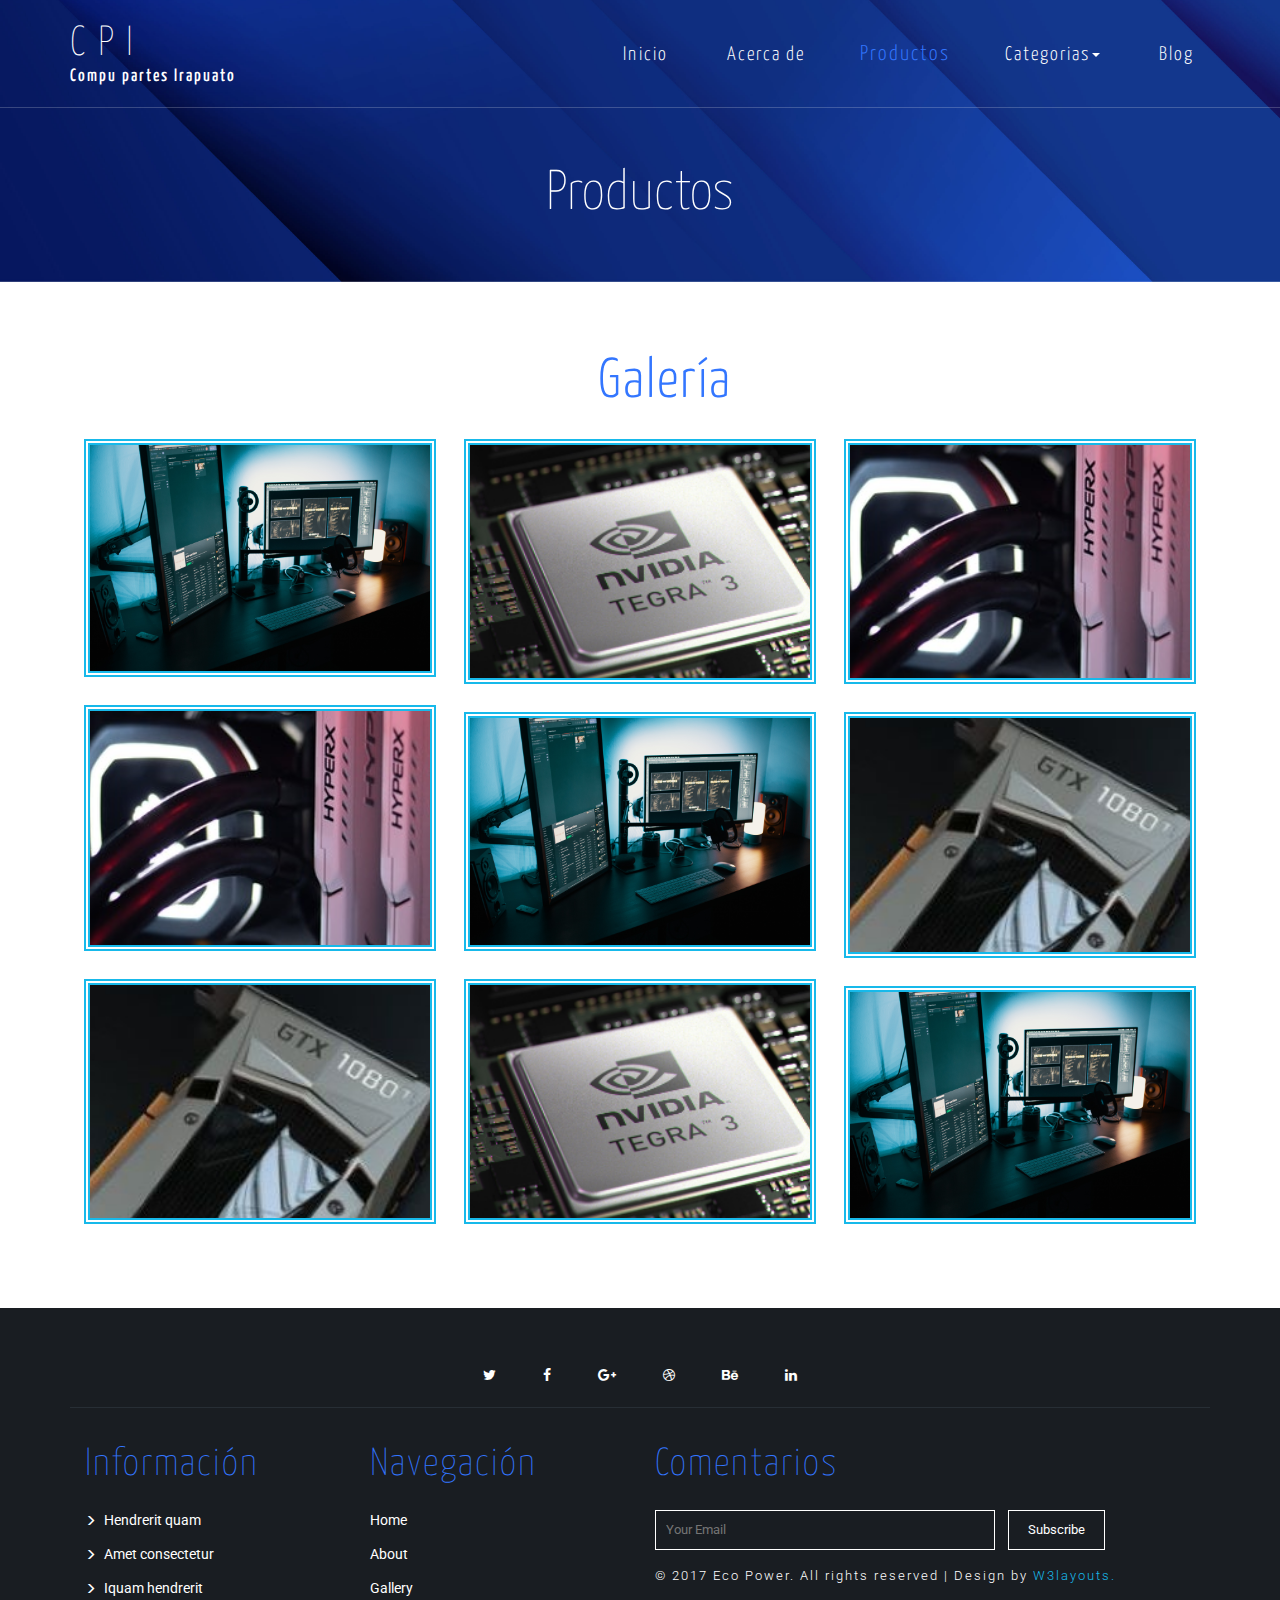
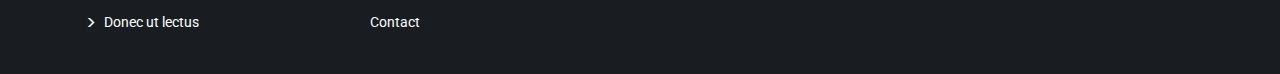
<file: vistas/gallery.html>
<!DOCTYPE html>
<html lang="en">
<head>
<title>Eco Power an Industrial Category Bootstrap Responsive website Template | Gallery :: w3layouts</title>
<meta name="viewport" content="width=device-width, initial-scale=1">
<meta http-equiv="Content-Type" content="text/html; charset=utf-8" />
<meta name="keywords" content="Eco Power Responsive web template, Bootstrap Web Templates, Flat Web Templates, Android Compatible web template, 
	SmartPhone Compatible web template, free WebDesigns for Nokia, Samsung, LG, Sony Ericsson, Motorola web design" />
<script type="application/x-javascript"> addEventListener("load", function() { setTimeout(hideURLbar, 0); }, false); function hideURLbar(){ window.scrollTo(0,1); } </script>
<!-- Custom Theme files -->
<link href="css/bootstrap.css" type="text/css" rel="stylesheet" media="all">
<link href="css/style.css" type="text/css" rel="stylesheet" media="all">  
<link href="css/font-awesome.css" rel="stylesheet">		<!-- font-awesome icons -->
<link href='css/simplelightbox.min.css' rel='stylesheet' type='text/css'> <!-- light box css -->    
<!-- //Custom Theme files -->  
<!-- js -->
<script src="js/jquery-2.2.3.min.js"></script>  
<!-- //js --> 
<!-- web-fonts -->  
<link href="//fonts.googleapis.com/css?family=Yanone+Kaffeesatz:200,300,400,700" rel="stylesheet">
<link href='//fonts.googleapis.com/css?family=Roboto:400,100,100italic,300,300italic,400italic,500,500italic,700,700italic,900,900italic' rel='stylesheet' type='text/css'>
<!-- //web-fonts -->
</head>
<body>  
	<!-- banner -->
	<div class="agileits-banner about-w3lsbnr">
		<div class="bnr-agileinfo"> 
			<!-- navigation -->
			<div class="top-nav w3-agiletop">
				<div class="container">
					<div class="navbar-header w3llogo">
						<button type="button" class="navbar-toggle" data-toggle="collapse" data-target="#bs-example-navbar-collapse-1">
							<span class="sr-only">Toggle navigation</span>
							<span class="icon-bar"></span>
							<span class="icon-bar"></span>
							<span class="icon-bar"></span>
						</button>  
						<h1><a href="../index.html">C P I<h4>Compu partes Irapuato</h4> </a></h1> 
					</div>
					<!-- Collect the nav links, forms, and other content for toggling -->
					<div class="collapse navbar-collapse" id="bs-example-navbar-collapse-1">
						<div class="w3menu navbar-right">
							<ul class="nav navbar">
								<li><a href="../index.html">Inicio</a></li>
								<li><a href="about.html">Acerca de</a></li> 
								<li><a href="gallery.html" class="active">Productos</a></li>
								<li><a href="#" class="dropdown-toggle" data-toggle="dropdown" role="button" aria-haspopup="true" aria-expanded="false"><span data-letters="Pages">Categorias</span><span class="caret"></span></a>
									<ul class="dropdown-menu"> 
										<li><a href="icons.html">Gamer</a></li>
										<li><a href="codes.html">Empresarial</a></li>
									</ul>
								</li>  
								<li><a href="contact.html">Blog</a></li>
							</ul>
						</div> 
						<div class="clearfix"> </div>  
					</div>
				</div>	
			</div>	
			<!-- //navigation -->
			<!-- banner-text -->
			<div class="banner-w3text about-w3lsbnr-text"> 
				<div class="container"> 
					<h2>Productos</h2>   
				</div>  
			</div> 
			<!-- //banner-text -->   
		</div>
	</div>
	<!-- //banner --> 
	<!-- gallery -->
	<div class="gallery">  
		<div class="container"> 
			<h3 class="agileits-title">Galería</h3>
			<div class="gallery-agileinfo"> 
				<!-- Product-Box -->
				<!-- <div class="product-box1">
					<div class="product-box-img">
						<img src="images/bi.jpg" alt="">
						<h5>Aston Martin </h5>
						<p>Lorem ipsum dolor sit amet, consectetur adipisicing elit, sed do eiusmod tempor incididunt ut labore et dolore magna aliqua</p>
						<div class="product-box-bottom">
							<ul class="yellow-star">
								<li><a href="#"><i class="fa fa-star"></i></a></li>
								<li><a href="#"><i class="fa fa-star"></i></a></li>
								<li><a href="#"><i class="fa fa-star"></i></a></li>
								<li><a href="#"><i class="fa fa-star-o"></i></a></li>
								<li><a href="#"><i class="fa fa-star-o"></i></a></li>
							</ul>
							<a class="box-more" href="#">MORE</a>
							<div class="clearfix"> </div>
						</div>
					</div>
				</div> -->
				<!-- product-Box -->
				<div class="col-sm-4 col-xs-4 w3gallery-grids">
					<a href="images/setup.jpg" class="w3effct-agile">
						<img src="images/setup.jpg" alt="" class="img-responsive" title="Solar Panels Image"/> 
						<div class="agile-figcap">
							<h4>Solar Panels</h4>
							<p>Phasellus elementum ullamcorper.</p>
						</div>
					</a> 
					<a href="images/hyper.jpg" class="w3effct-agile w3effct-agile-mdl">
						<img src="images/hyper.jpg" alt="" class="img-responsive" title="Solar Panels Image"/> 
						<div class="agile-figcap">
							<h4>Solar Panels</h4>
							<p>Phasellus elementum ullamcorper.</p>
						</div>
					</a> 
					<a href="images/gtx1080.jpg" class="w3effct-agile">
						<img src="images/gtx1080.jpg" alt="" class="img-responsive" title="Solar Panels Image"/> 
						<div class="agile-figcap">
							<h4>Solar Panels</h4>
							<p>Phasellus elementum ullamcorper.</p>
						</div>
					</a> 
				</div>  
				<div class="col-sm-4 col-xs-4 w3gallery-grids">
					<a href="images/tegra3.png" class="w3effct-agile">
						<img src="images/tegra3.png" alt="" class="img-responsive" title="Solar Panels Image"/> 
						<div class="agile-figcap">
							<h4>Solar Panels</h4>
							<p>Phasellus elementum ullamcorper.</p>
						</div>
					</a> 
					<a href="images/setup.jpg" class="w3effct-agile w3effct-agile-mdl">
						<img src="images/setup.jpg" alt="" class="img-responsive" title="Solar Panels Image"/> 
						<div class="agile-figcap">
							<h4>Solar Panels</h4>
							<p>Phasellus elementum ullamcorper.</p>
						</div>
					</a> 
					<a href="images/tegra3.png" class="w3effct-agile">
						<img src="images/tegra3.png" alt="" class="img-responsive" title="Solar Panels Image"/> 
						<div class="agile-figcap">
							<h4>Solar Panels</h4>
							<p>Phasellus elementum ullamcorper.</p>
						</div>
					</a>  
				</div> 
				<div class="col-sm-4 col-xs-4 w3gallery-grids">
					<a href="images/hyper.jpg" class="w3effct-agile">
						<img src="images/hyper.jpg" alt="" class="img-responsive" title="Solar Panels Image"/> 
						<div class="agile-figcap">
							<h4>Solar Panels</h4>
							<p>Phasellus elementum ullamcorper.</p>
						</div>
					</a> 
					<a href="images/gtx1080.jpg" class="w3effct-agile w3effct-agile-mdl">
						<img src="images/gtx1080.jpg" alt="" class="img-responsive" title="Solar Panels Image"/> 
						<div class="agile-figcap">
							<h4>Solar Panels</h4>
							<p>Phasellus elementum ullamcorper.</p>
						</div>
					</a> 
					<a href="images/setup.jpg" class="w3effct-agile">
						<img src="images/setup.jpg" alt="" class="img-responsive" title="Solar Panels Image"/> 
						<div class="agile-figcap">
							<h4>Solar Panels</h4>
							<p>Phasellus elementum ullamcorper.</p>
						</div>
					</a>  
				</div> 
				<div class="clearfix"> </div>
				<script type="text/javascript" src="js/simple-lightbox.min.js"></script>
				<script>
					$(function(){
						var gallery = $('.w3gallery-grids a').simpleLightbox({navText:		['&lsaquo;','&rsaquo;']});
					});
				</script>  
			</div> 
		</div>
	</div> 
	<!-- //gallery -->  
	<!-- footer start here --> 
	<div class="footer-agile">
		<div class="container">
			<div class="footer-top-agileinfo"> 
				<div class="social-icon">
					<a href="#" class="social-button twit"><i class="fa fa-twitter"></i></a>
					<a href="#" class="social-button fb"><i class="fa fa-facebook"></i></a> 
					<a href="#" class="social-button ggl"><i class="fa fa-google-plus"></i></a> 
					<a href="#" class="social-button drbl"><i class="fa fa-dribbble"></i></a> 
					<a href="#" class="social-button be"><i class="fa fa-behance"></i></a> 
					<a href="#" class="social-button in"><i class="fa fa-linkedin"></i></a> 
				</div>  	
			</div>
			<div class="footer-btm-agileinfo">
				<div class="col-md-3 col-xs-3 footer-grid">
					<h3>Información</h3>
					<ul>
						<li><a href="single.html"><i class="glyphicon glyphicon-menu-right"></i>Hendrerit quam</a></li>
						<li><a href="single.html"><i class="glyphicon glyphicon-menu-right"></i>Amet consectetur </a></li>
						<li><a href="single.html"><i class="glyphicon glyphicon-menu-right"></i>Iquam hendrerit</a></li>
						<li><a href="single.html"><i class="glyphicon glyphicon-menu-right"></i>Donec ut lectus </a></li>
					</ul>
				</div> 
				<div class="col-md-3 col-xs-3 footer-grid w3social">
					<h3>Navegación</h3> 
					<ul>
						<li><a href="../index.html">Home</a></li>
						<li><a href="about.html">About</a></li> 
						<li><a href="gallery.html">Gallery</a></li> 
						<li><a href="contact.html">Contact</a></li>
					</ul> 
				</div> 
				<div class="col-md-6 col-xs-6 footer-grid footer-review">
					<h3>Comentarios</h3>
					<form action="#" method="post">
						<input type="email" name="Email" placeholder="Your Email" required="">
						<input type="submit" value="Subscribe"> 
						<div class="clearfix"> </div>
					</form> 
					<div class="copy-w3lsright"> 
						<p>© 2017 Eco Power. All rights reserved | Design by <a href="http://w3layouts.com"> W3layouts.</a></p>
					</div> 
				</div> 
				<div class="clearfix"> </div>
			</div>   
		</div>
	</div> 
	<!-- //footer end here -->     
	<!-- start-smooth-scrolling -->
	<script src="js/SmoothScroll.min.js"></script>   
	<script type="text/javascript" src="js/move-top.js"></script>
	<script type="text/javascript" src="js/easing.js"></script>	
	<script type="text/javascript">
			jQuery(document).ready(function($) {
				$(".scroll").click(function(event){		
					event.preventDefault();
			
			$('html,body').animate({scrollTop:$(this.hash).offset().top},1000);
				});
			});
	</script>
	<!-- //end-smooth-scrolling -->	 
	<!-- smooth-scrolling-of-move-up -->
	<script type="text/javascript">
		$(document).ready(function() {
			/*
			var defaults = {
				containerID: 'toTop', // fading element id
				containerHoverID: 'toTopHover', // fading element hover id
				scrollSpeed: 1200,
				easingType: 'linear' 
			};
			*/
			
			$().UItoTop({ easingType: 'easeOutQuart' });
			
		});
	</script>
	<!-- //smooth-scrolling-of-move-up -->    
	<!-- Bootstrap core JavaScript
    ================================================== -->
    <!-- Placed at the end of the document so the pages load faster -->
    <script src="js/bootstrap.js"></script>
</body>
</html>
</file>
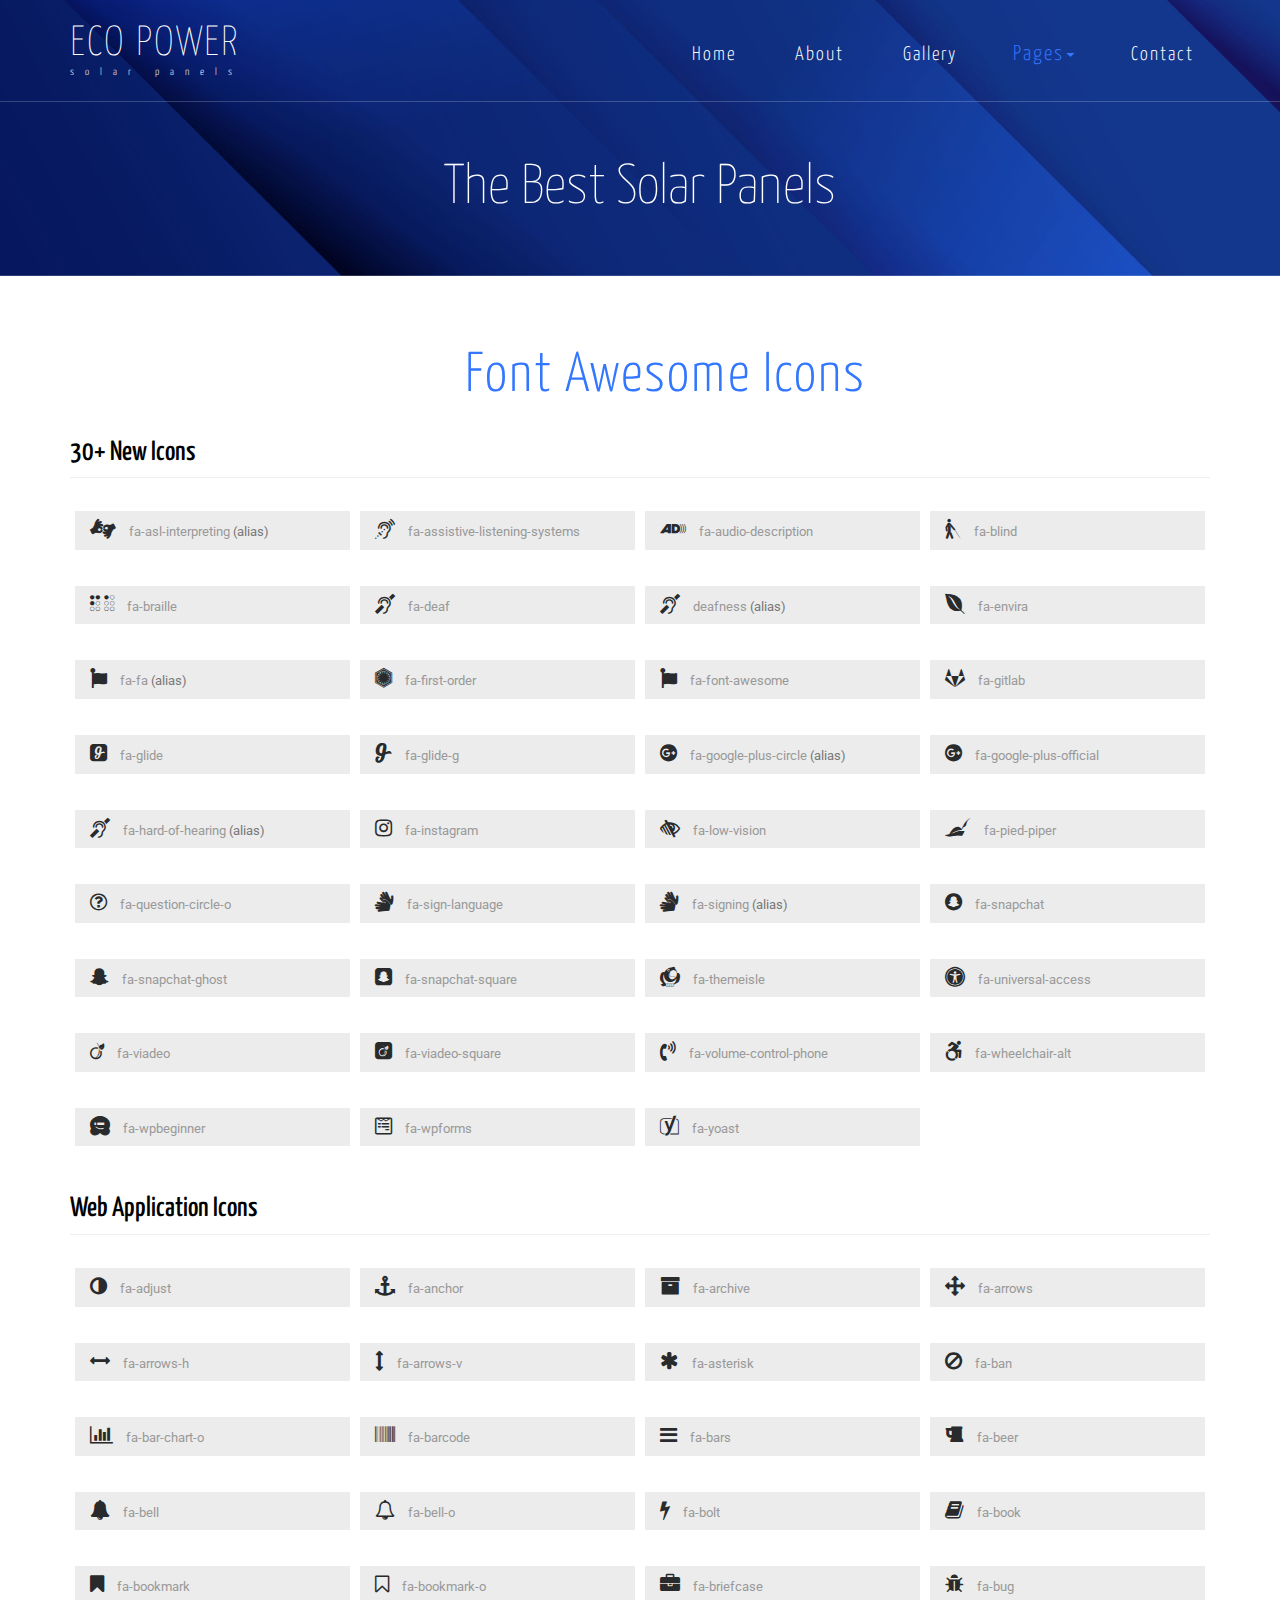
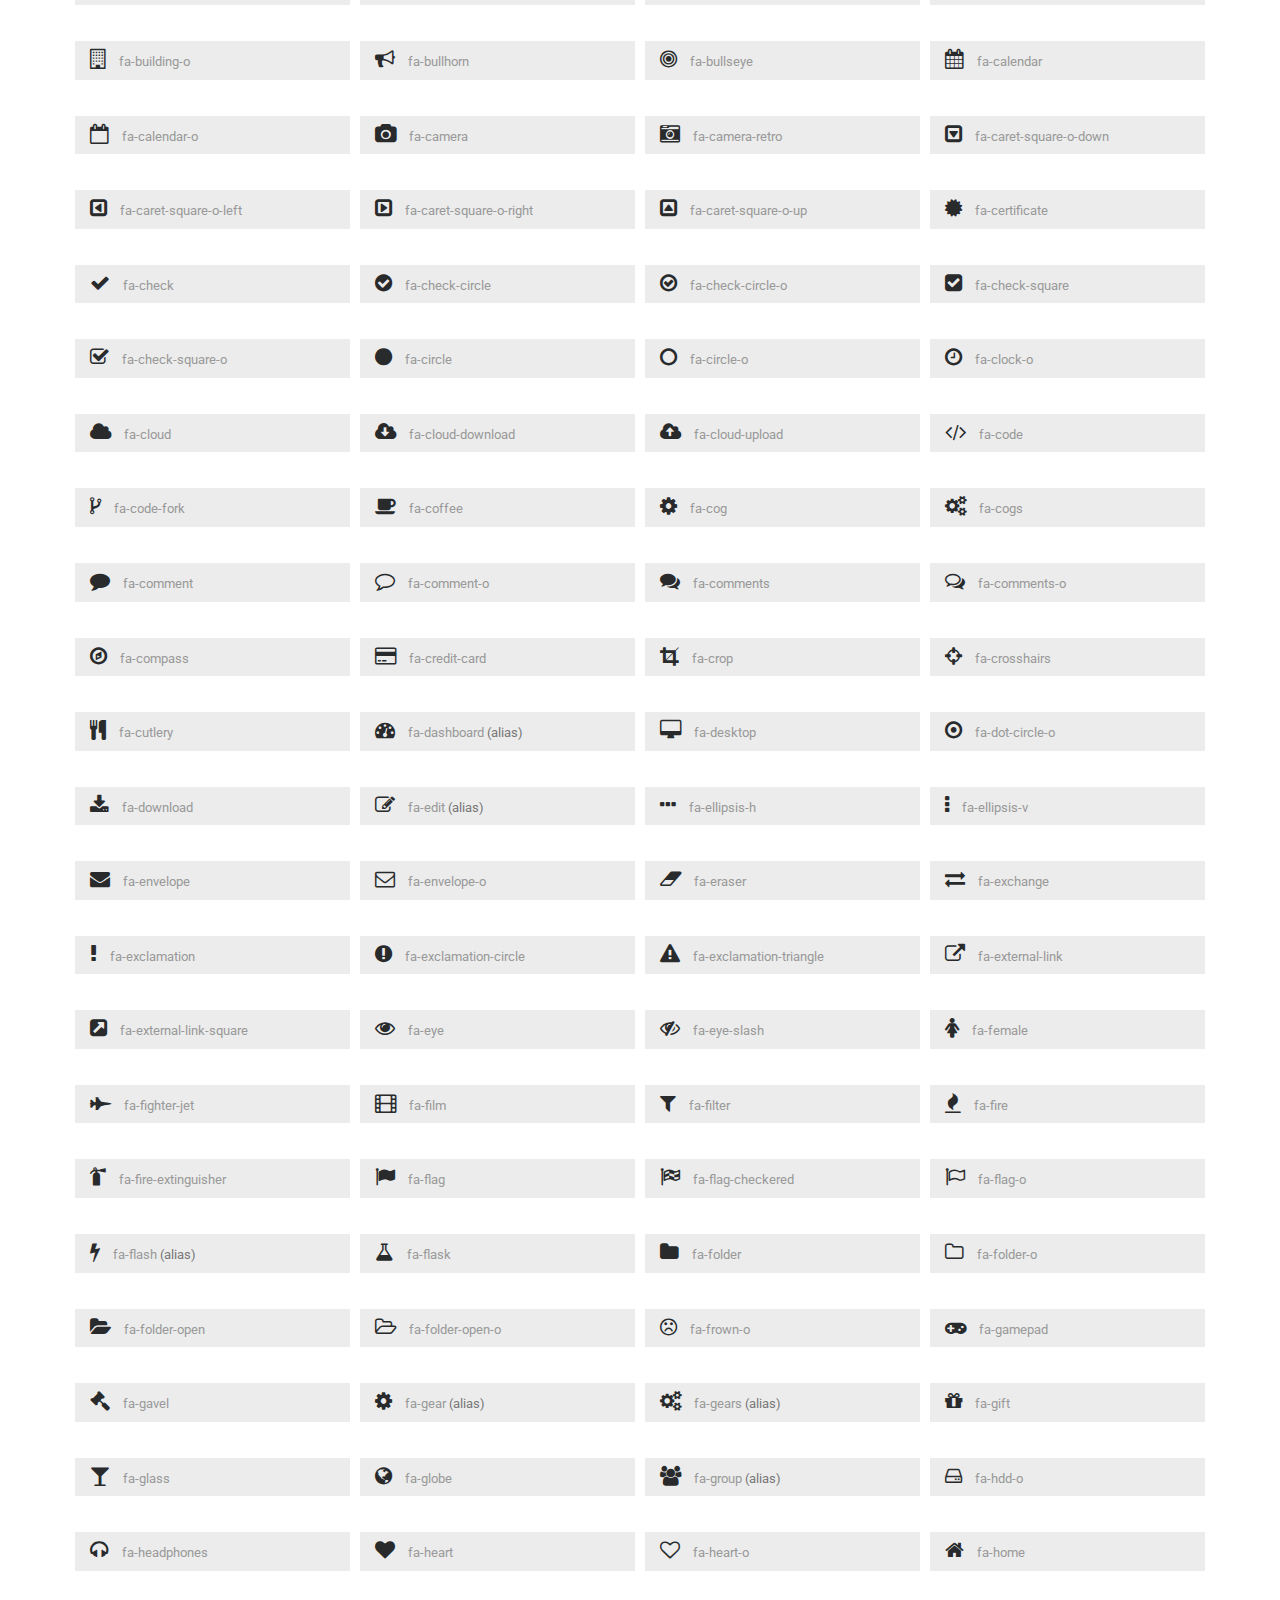
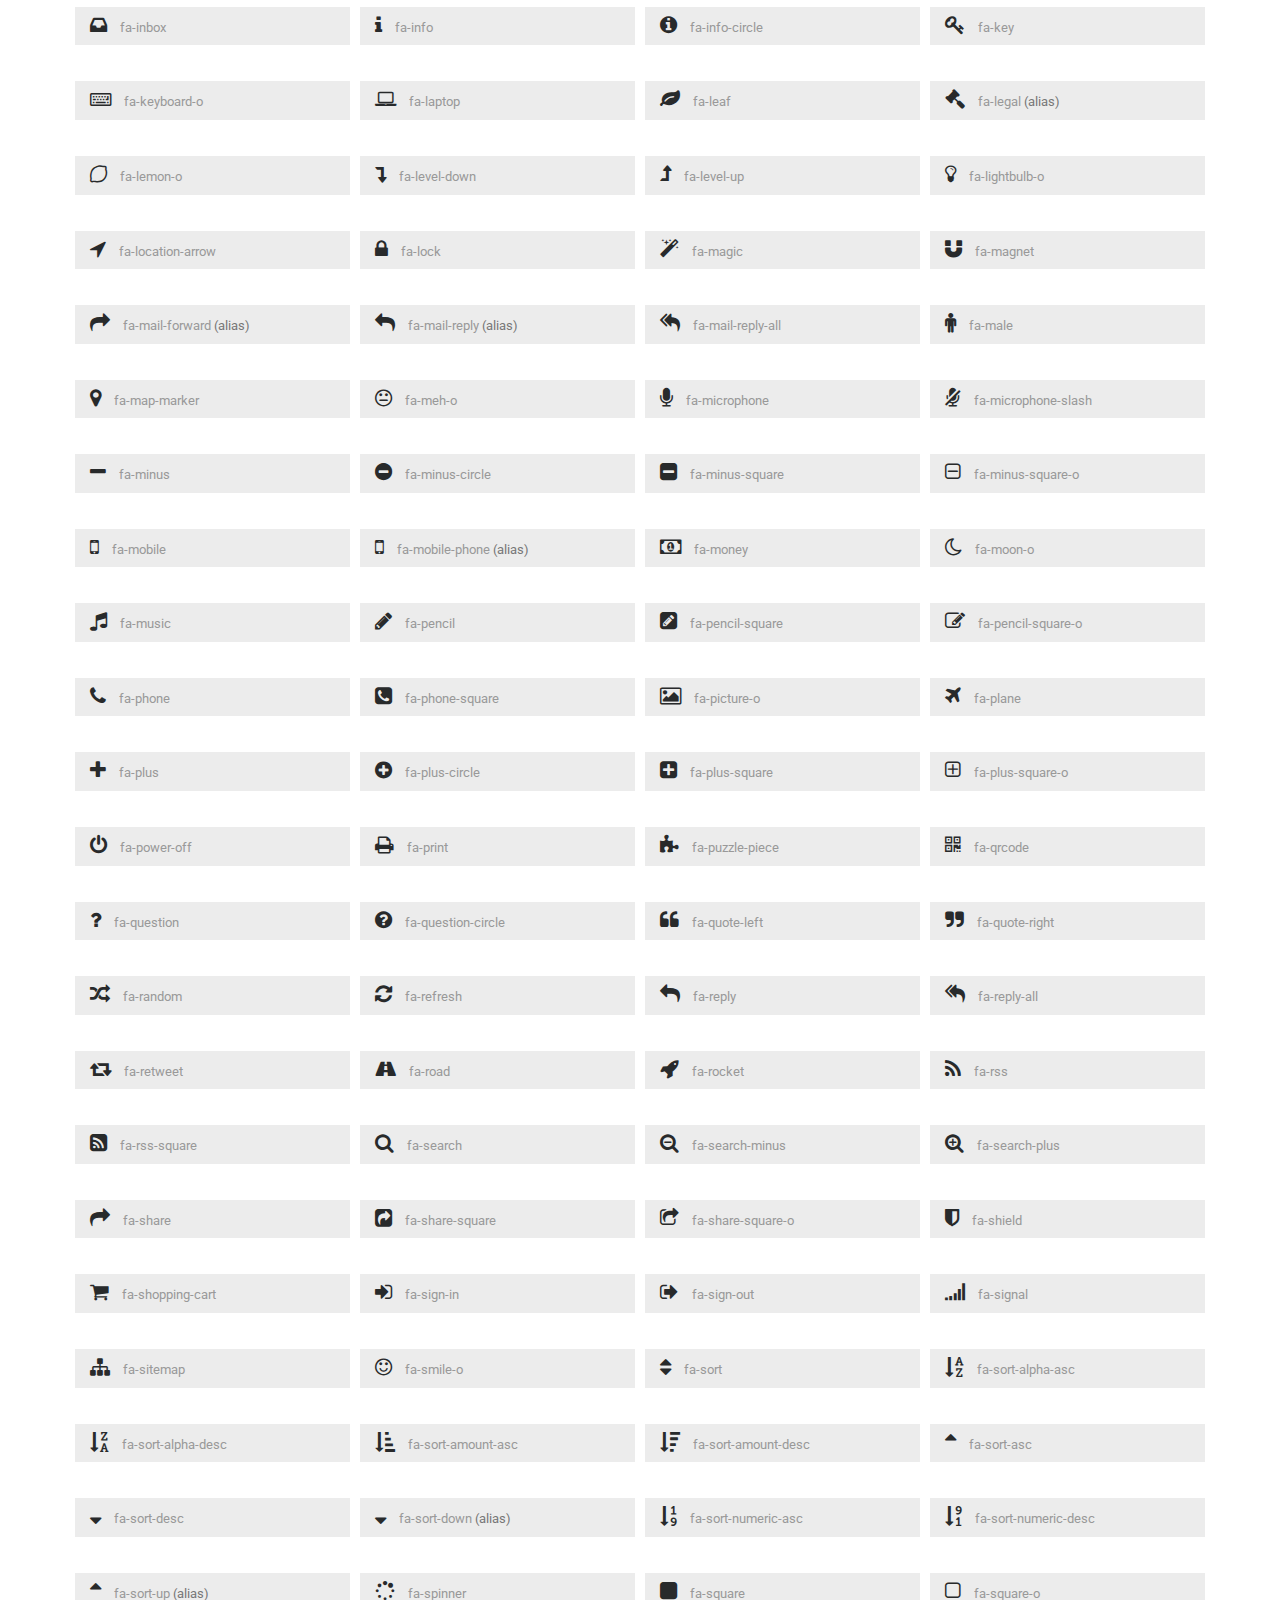
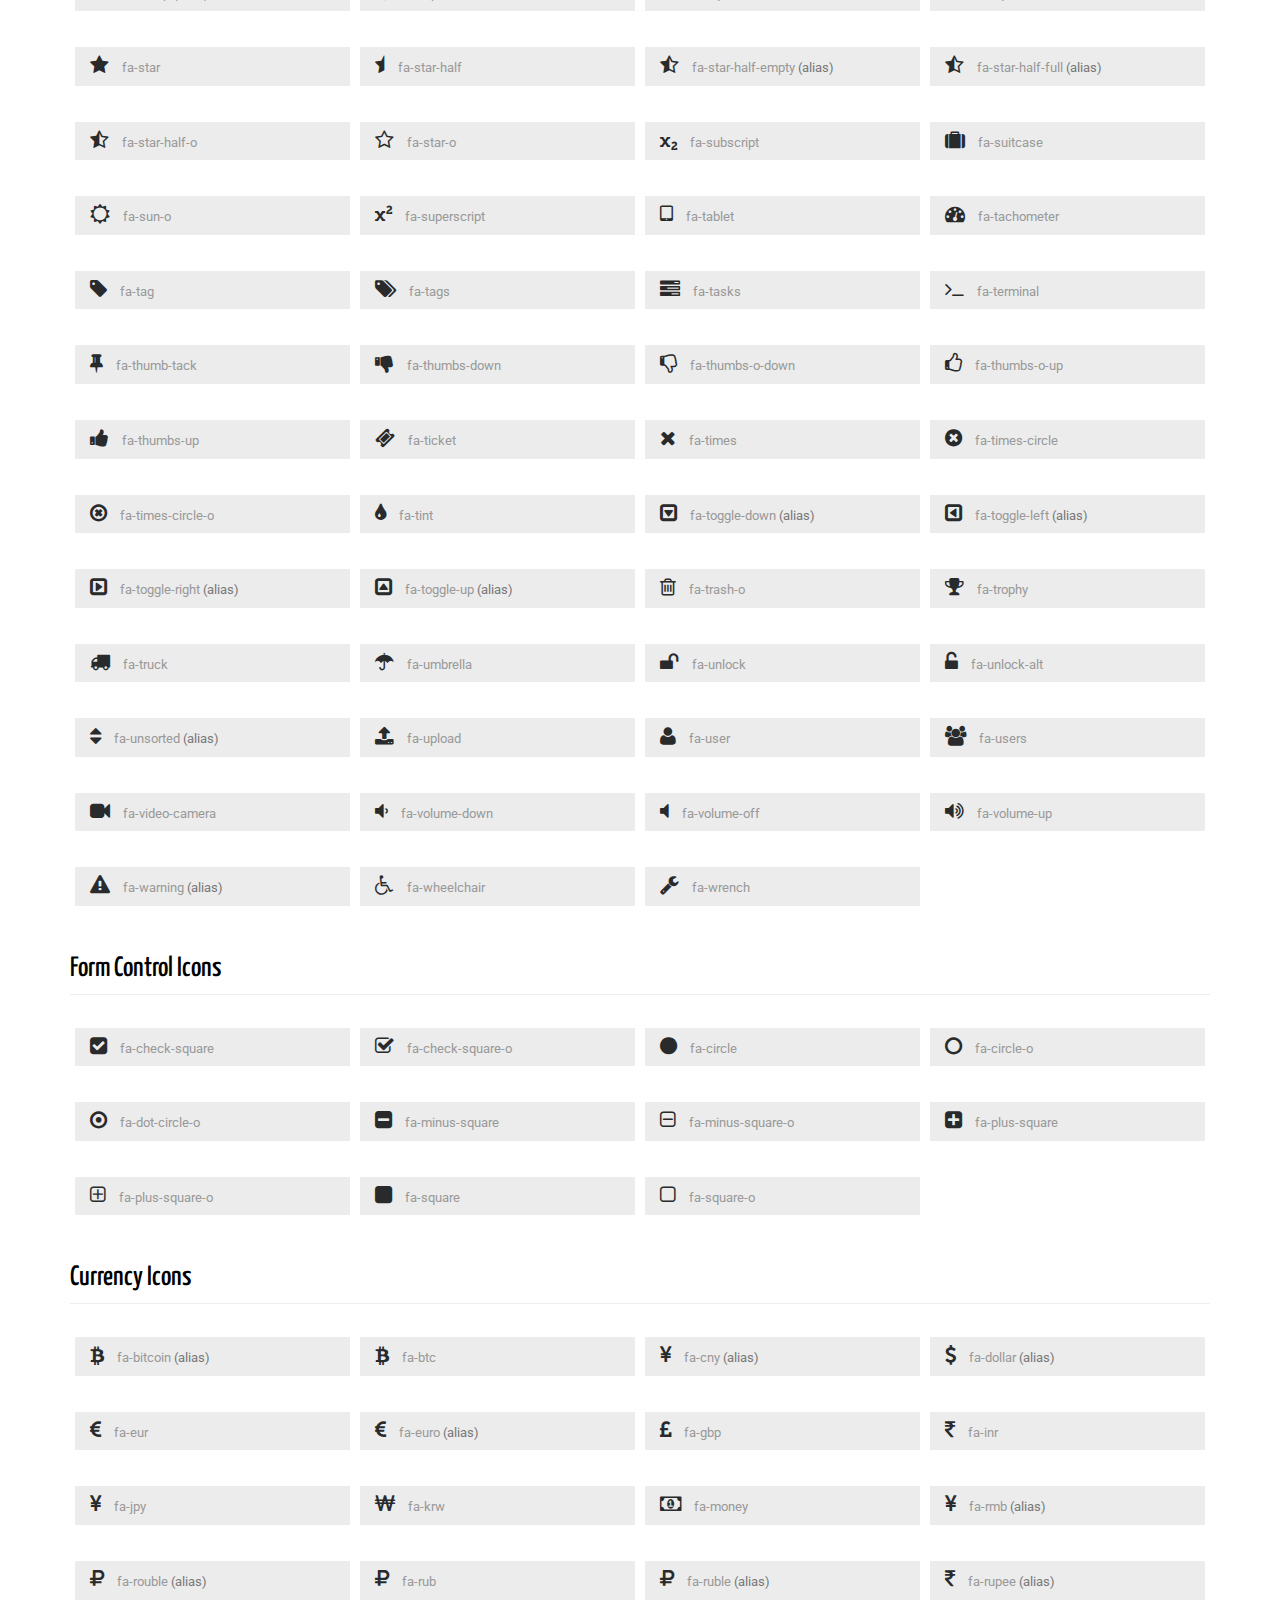
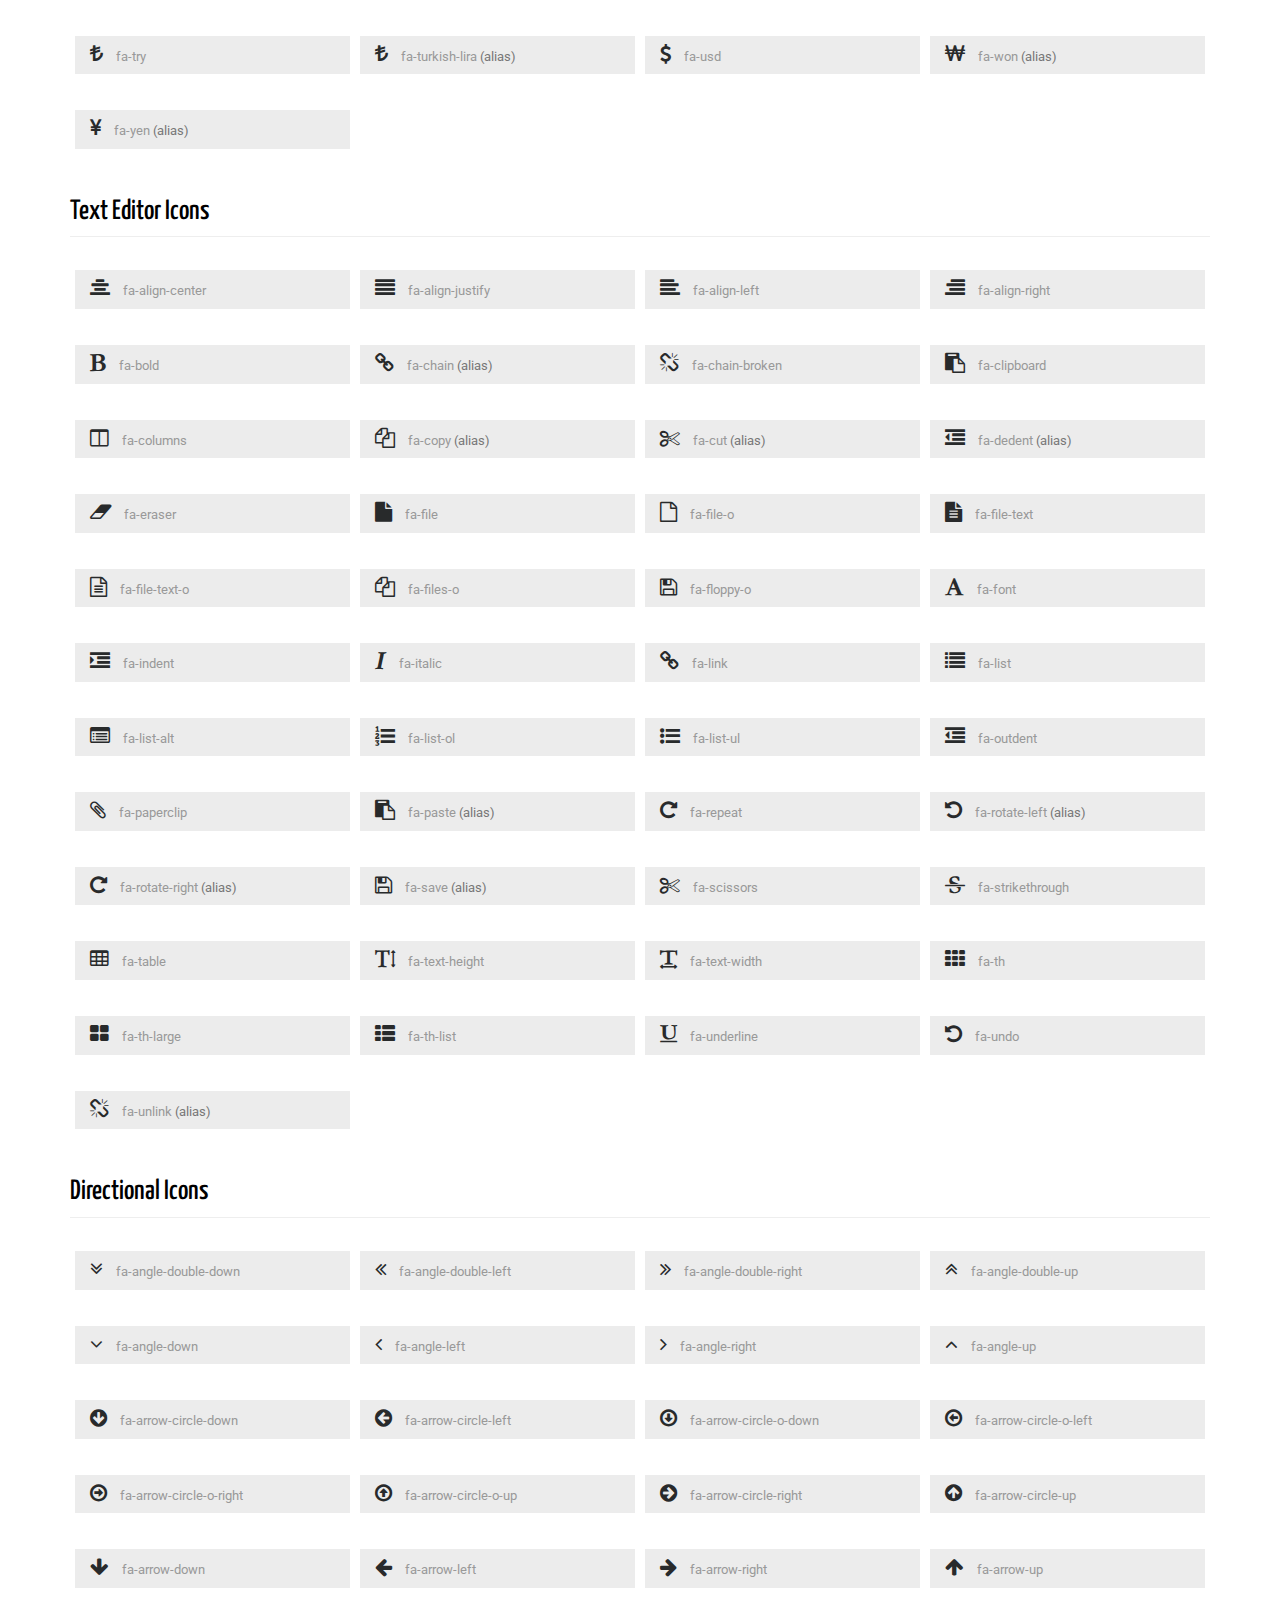
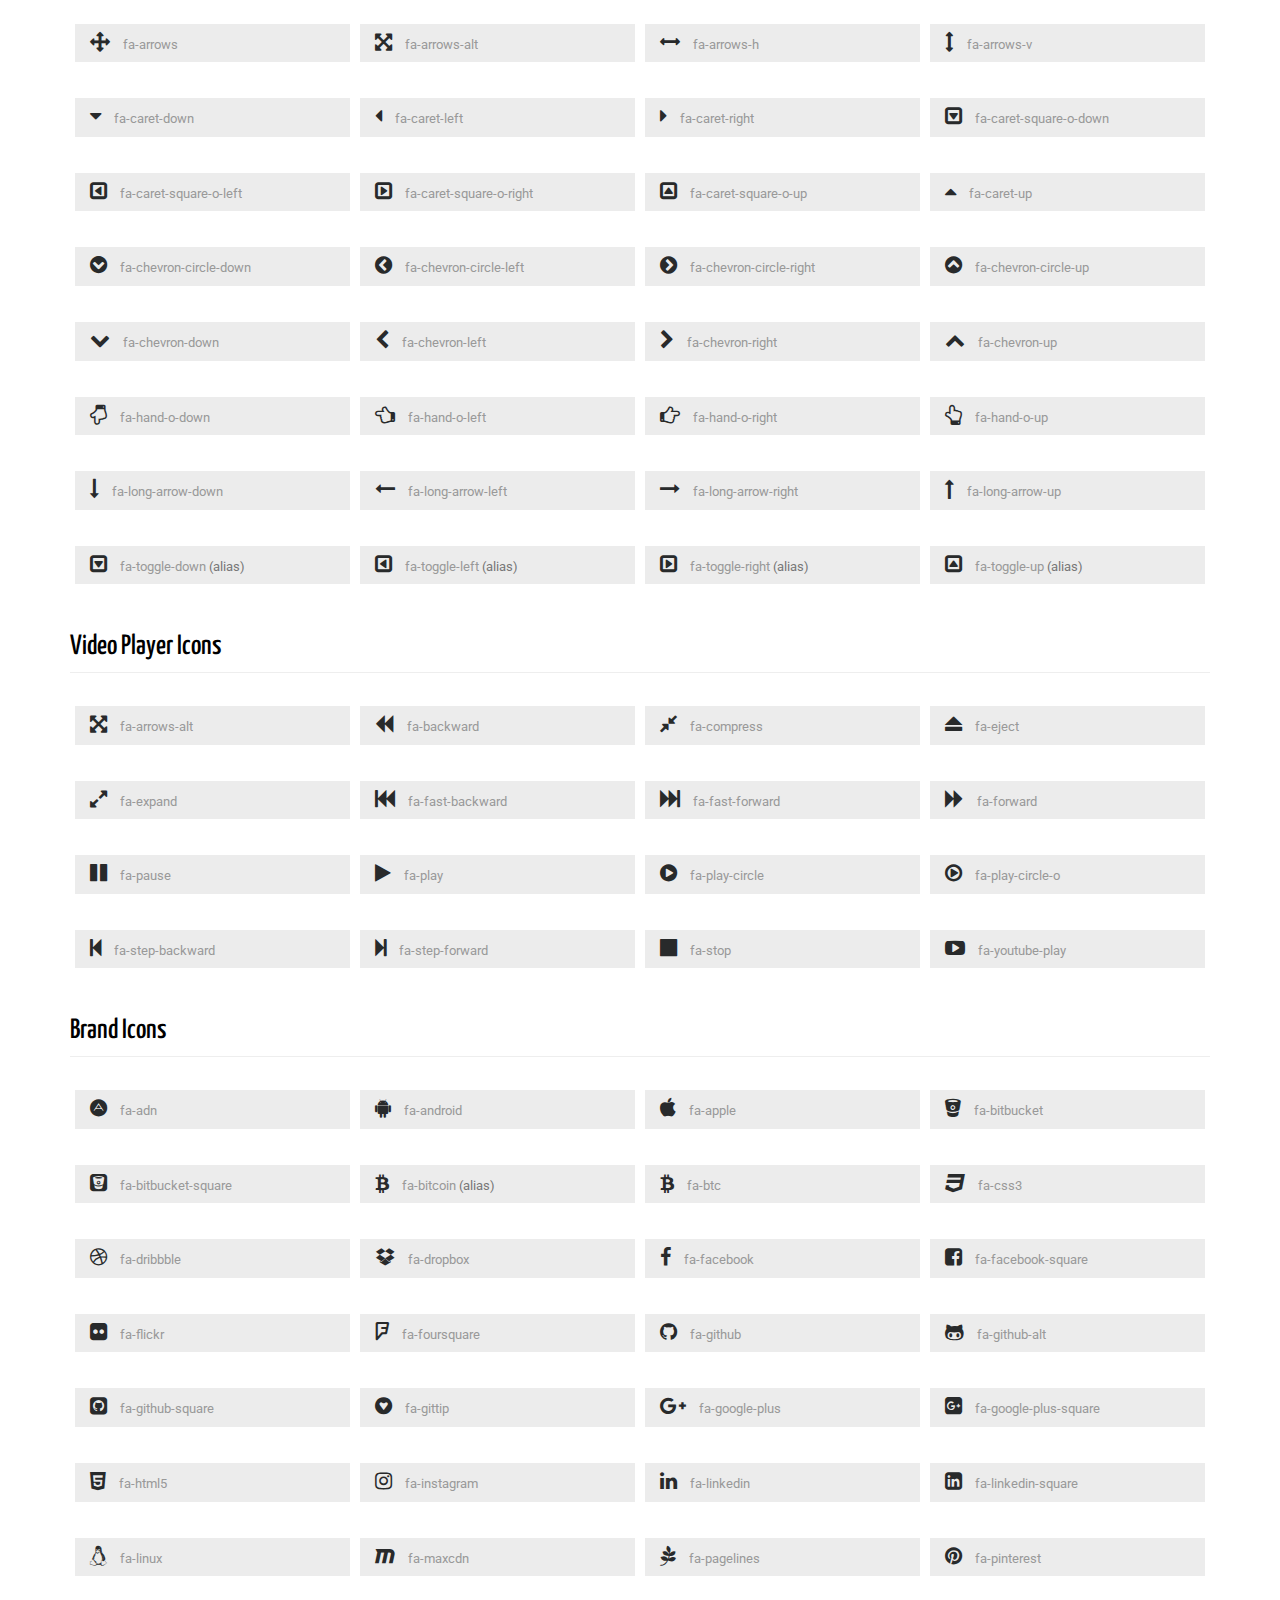
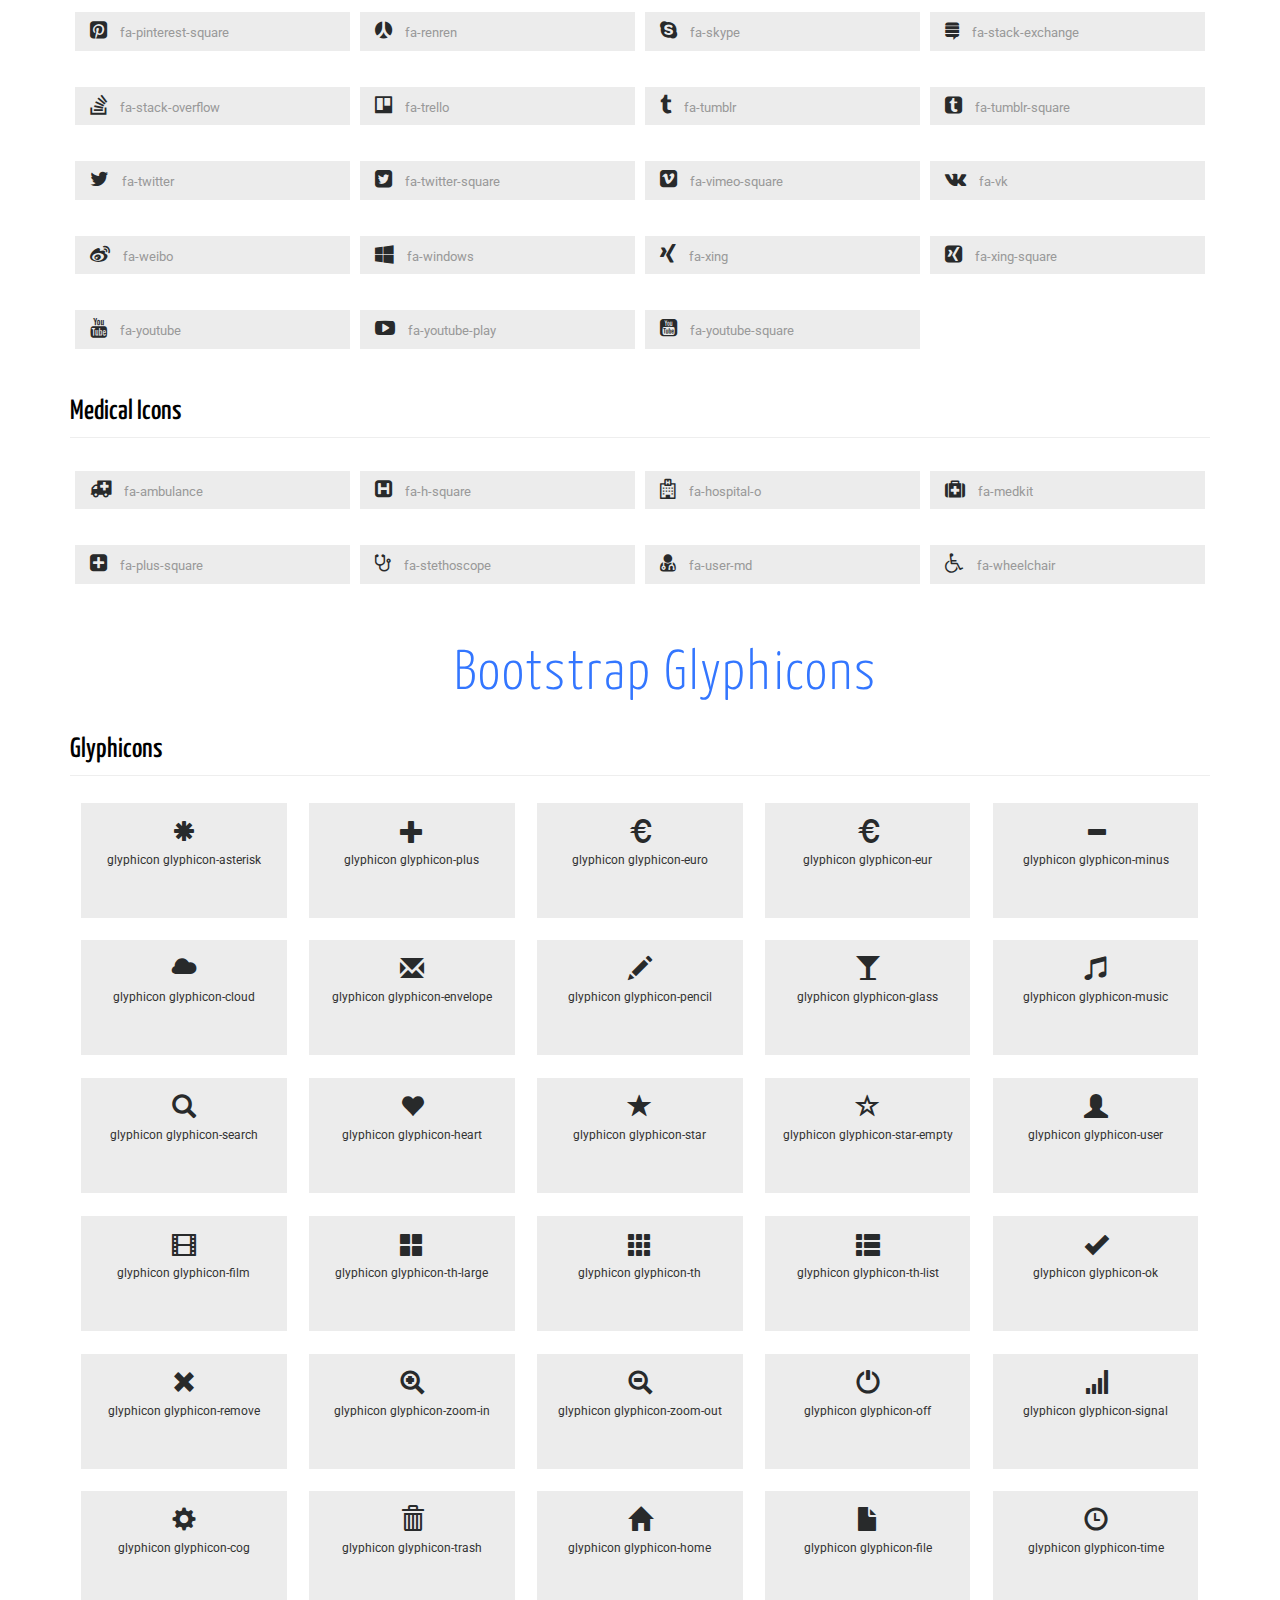
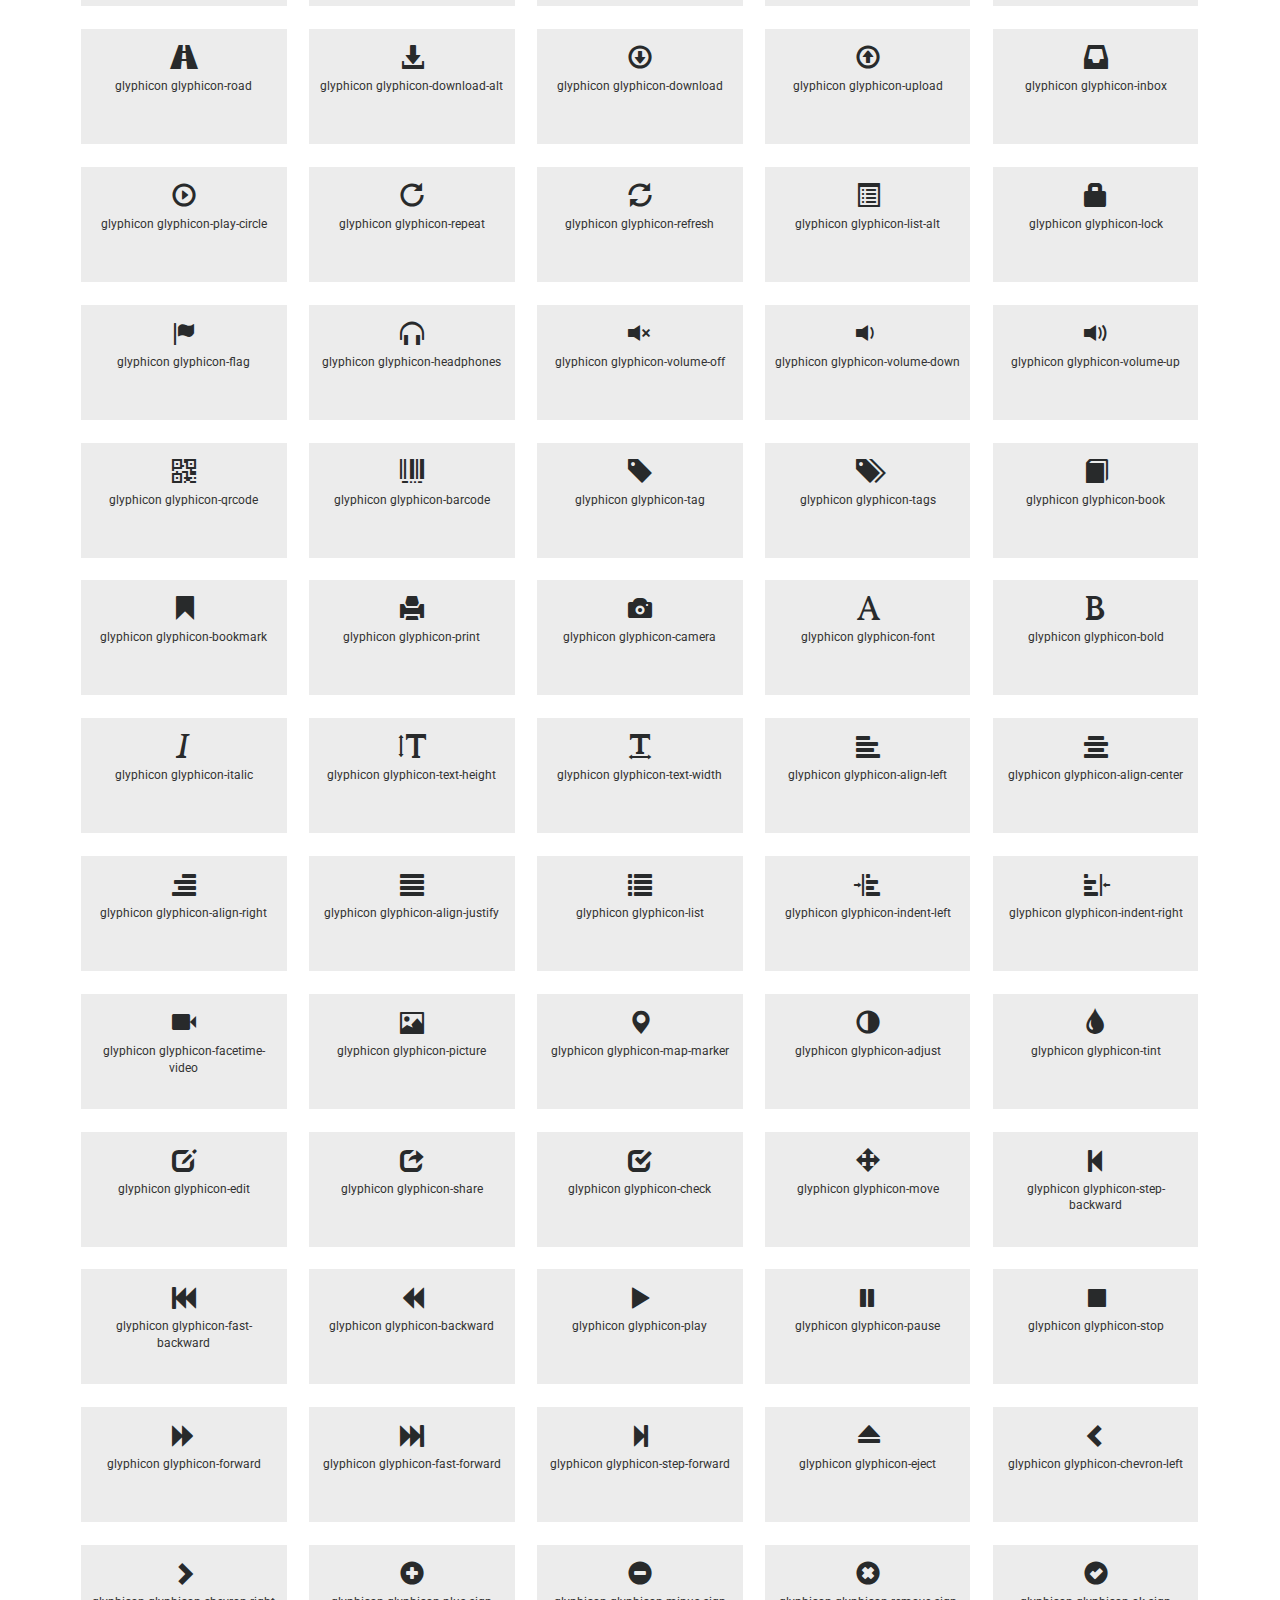
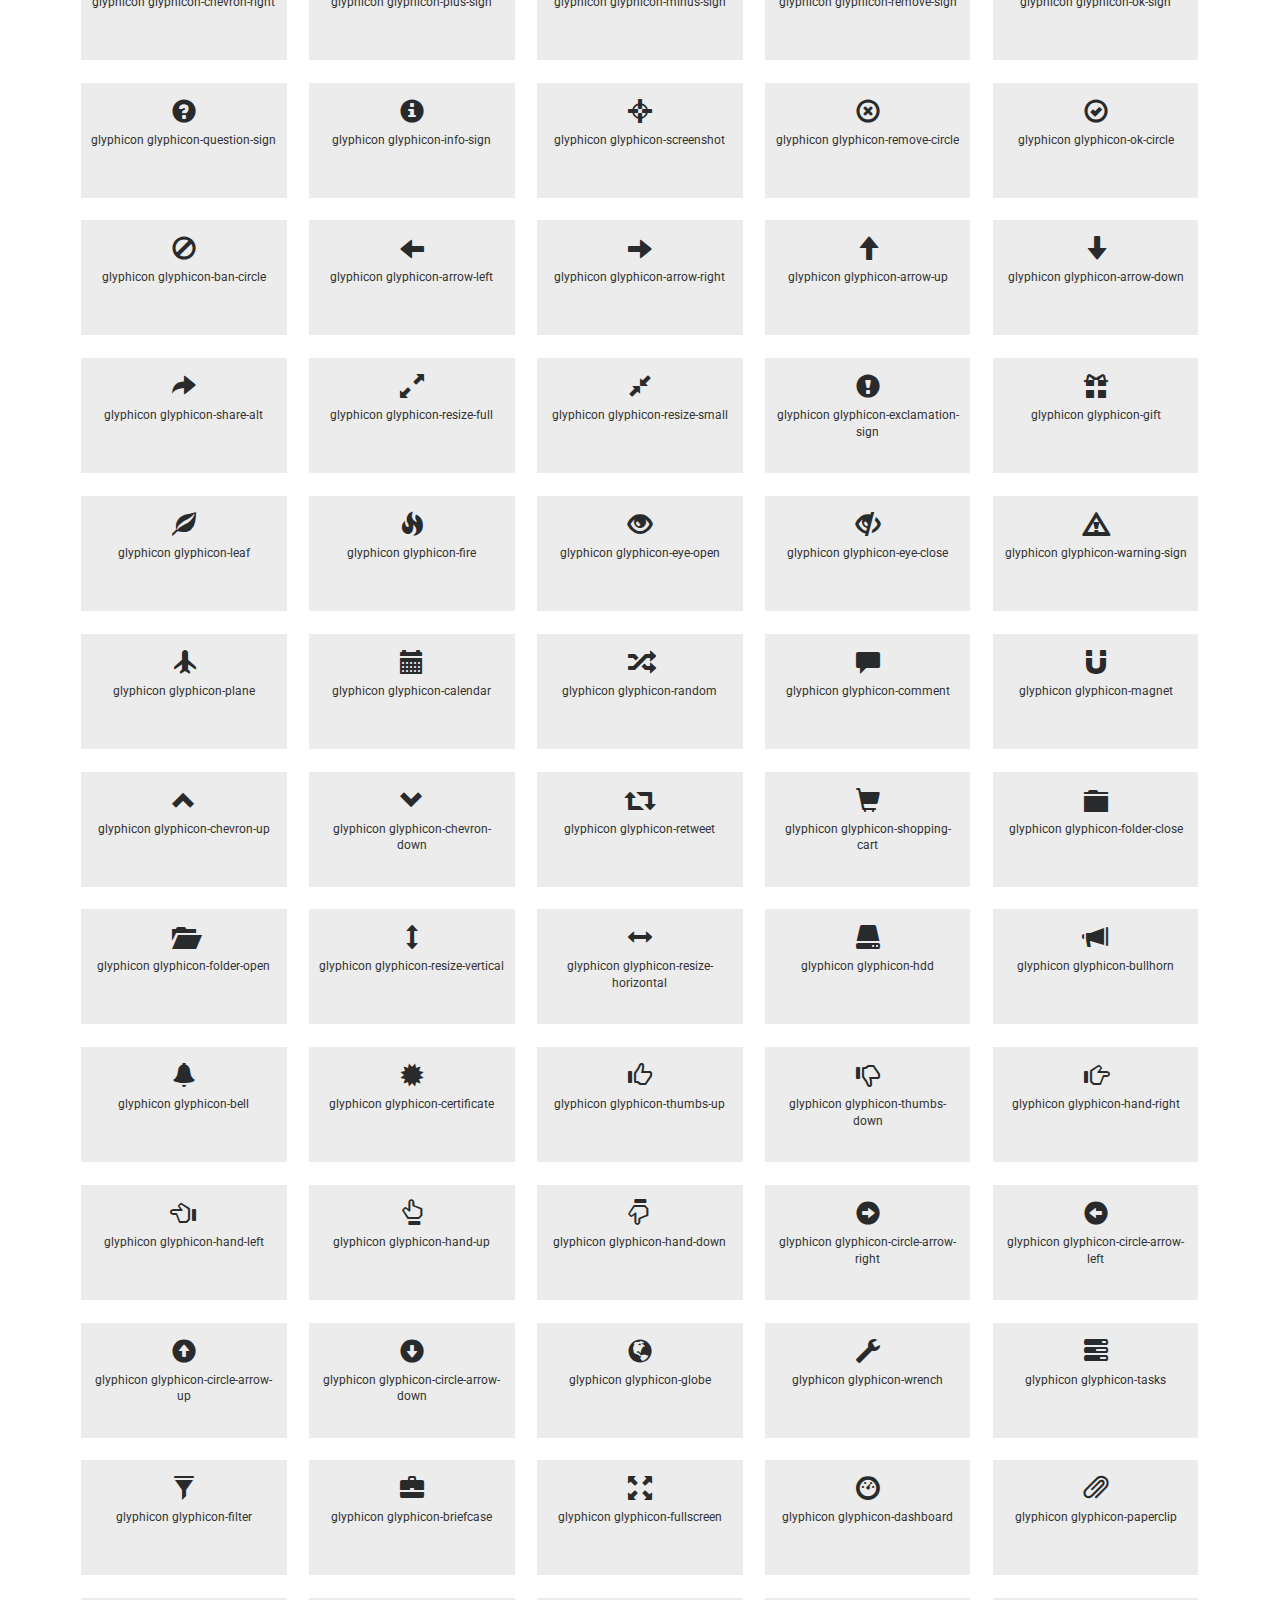
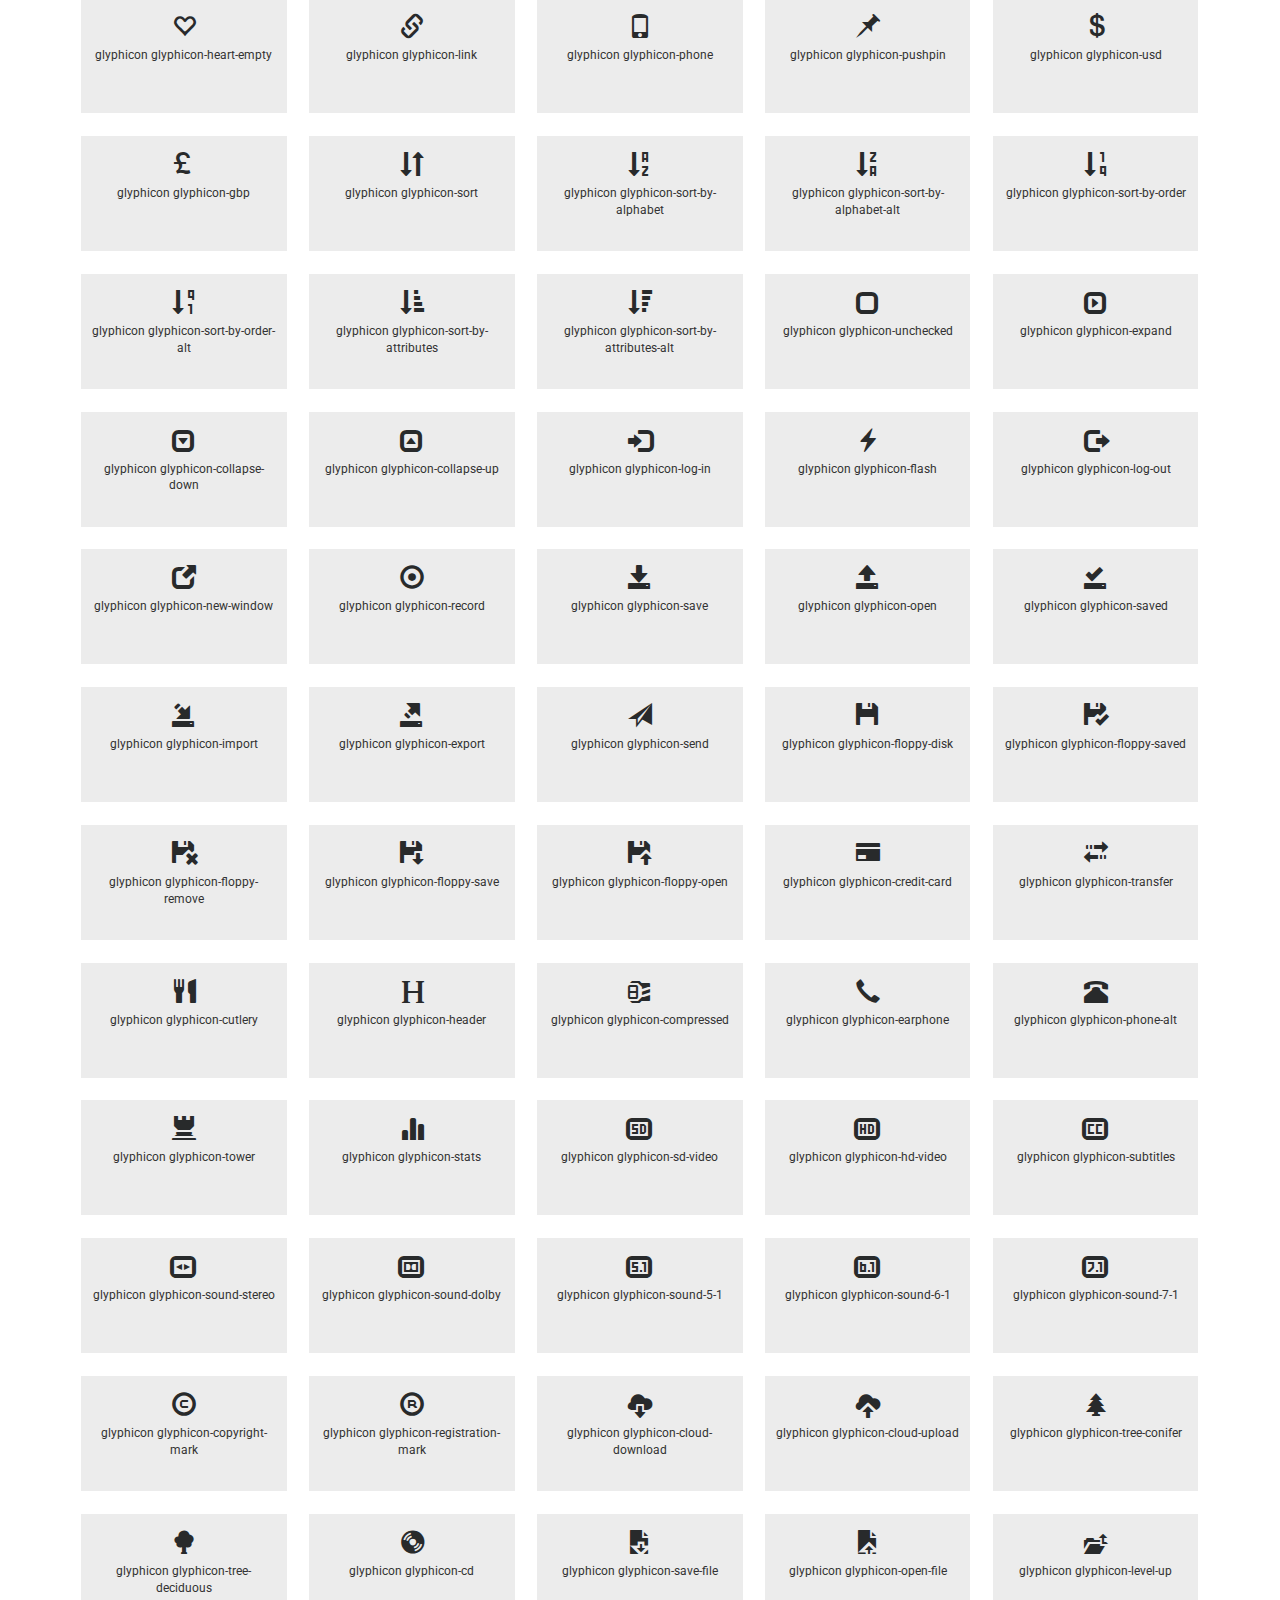
<file: vistas/icons.html>
<!--
Author: W3layouts
Author URL: http://w3layouts.com
License: Creative Commons Attribution 3.0 Unported
License URL: http://creativecommons.org/licenses/by/3.0/
-->
<!DOCTYPE html>
<html lang="en">
<head>
<title>Eco Power an Industrial Category Bootstrap Responsive website Template | Web Icons :: w3layouts</title>
<meta name="viewport" content="width=device-width, initial-scale=1">
<meta http-equiv="Content-Type" content="text/html; charset=utf-8" />
<meta name="keywords" content="Eco Power Responsive web template, Bootstrap Web Templates, Flat Web Templates, Android Compatible web template, 
	SmartPhone Compatible web template, free WebDesigns for Nokia, Samsung, LG, Sony Ericsson, Motorola web design" />
<script type="application/x-javascript"> addEventListener("load", function() { setTimeout(hideURLbar, 0); }, false); function hideURLbar(){ window.scrollTo(0,1); } </script>
<!-- Custom Theme files -->
<link href="css/bootstrap.css" type="text/css" rel="stylesheet" media="all">
<link href="css/style.css" type="text/css" rel="stylesheet" media="all">  
<link href="css/font-awesome.css" rel="stylesheet">		<!-- font-awesome icons -->    
<!-- //Custom Theme files -->  
<!-- web-fonts -->  
<link href="//fonts.googleapis.com/css?family=Yanone+Kaffeesatz:200,300,400,700" rel="stylesheet">
<link href='//fonts.googleapis.com/css?family=Roboto:400,100,100italic,300,300italic,400italic,500,500italic,700,700italic,900,900italic' rel='stylesheet' type='text/css'>
<!-- //web-fonts -->
</head>
<body>  
	<!-- banner -->
	<div class="agileits-banner about-w3lsbnr">
		<div class="bnr-agileinfo"> 
			<!-- navigation -->
			<div class="top-nav w3-agiletop">
				<div class="container">
					<div class="navbar-header w3llogo">
						<button type="button" class="navbar-toggle" data-toggle="collapse" data-target="#bs-example-navbar-collapse-1">
							<span class="sr-only">Toggle navigation</span>
							<span class="icon-bar"></span>
							<span class="icon-bar"></span>
							<span class="icon-bar"></span>
						</button>  
						<h1><a href="index.html">ECO POWER<span>solar panels</span> </a></h1> 
					</div>
					<!-- Collect the nav links, forms, and other content for toggling -->
					<div class="collapse navbar-collapse" id="bs-example-navbar-collapse-1">
						<div class="w3menu navbar-right">
							<ul class="nav navbar">
								<li><a href="index.html">Home</a></li>
								<li><a href="about.html">About</a></li> 
								<li><a href="gallery.html">Gallery</a></li>
								<li><a href="#" class="dropdown-toggle active" data-toggle="dropdown" role="button" aria-haspopup="true" aria-expanded="false"><span data-letters="Pages">Pages</span><span class="caret"></span></a>
									<ul class="dropdown-menu"> 
										<li><a href="icons.html" class="active">Web Icons</a></li>
										<li><a href="codes.html">Short Codes</a></li>
									</ul>
								</li>  
								<li><a href="contact.html">Contact</a></li>
							</ul>
						</div> 
						<div class="clearfix"> </div>  
					</div>
				</div>	
			</div>	
			<!-- //navigation -->
			<!-- banner-text -->
			<div class="banner-w3text about-w3lsbnr-text"> 
				<div class="container"> 
					<h2>The best solar panels</h2>   
				</div>  
			</div> 
			<!-- //banner-text -->   
		</div>
	</div>
	<!-- //banner -->  
	<!-- web icons -->
	<div class="codes icons main-grid-border">
		<div class="container"> 
			<div class="grid_3 grid_4 w3_agileits_icons_page">
				<div class="icons">  
					<h3 class="agileits-title">Font Awesome Icons</h3>	
					<section id="new">
						<h3 class="page-header page-header icon-subheading">30+ New Icons </h3>		 
						<div class="row fontawesome-icon-list"> 
							  <div class="icon-box col-md-3 col-sm-4"><a class="agile-icon" href="#"><i class="fa fa-asl-interpreting" aria-hidden="true"></i> fa-asl-interpreting <span class="text-muted">(alias)</span></a></div>
							
							  <div class="icon-box col-md-3 col-sm-4"><a class="agile-icon" href="#"><i class="fa fa-assistive-listening-systems" aria-hidden="true"></i> fa-assistive-listening-systems</a></div>
							
							  <div class="icon-box col-md-3 col-sm-4"><a class="agile-icon" href="#"><i class="fa fa-audio-description" aria-hidden="true"></i> fa-audio-description</a></div>
							
							  <div class="icon-box col-md-3 col-sm-4"><a class="agile-icon" href="#"><i class="fa fa-blind" aria-hidden="true"></i> fa-blind</a></div>
							
							  <div class="icon-box col-md-3 col-sm-4"><a class="agile-icon" href="#"><i class="fa fa-braille" aria-hidden="true"></i> fa-braille</a></div>
							
							  <div class="icon-box col-md-3 col-sm-4"><a class="agile-icon" href="#"><i class="fa fa-deaf" aria-hidden="true"></i> fa-deaf</a></div>
							
							  <div class="icon-box col-md-3 col-sm-4"><a class="agile-icon" href="#"><i class="fa fa-deafness" aria-hidden="true"></i> deafness <span class="text-muted">(alias)</span></a></div>
							
							  <div class="icon-box col-md-3 col-sm-4"><a class="agile-icon" href="#"><i class="fa fa-envira" aria-hidden="true"></i> fa-envira</a></div>
							
							  <div class="icon-box col-md-3 col-sm-4"><a class="agile-icon" href="#"><i class="fa fa-fa" aria-hidden="true"></i> fa-fa <span class="text-muted">(alias)</span></a></div>
							
							  <div class="icon-box col-md-3 col-sm-4"><a class="agile-icon" href="#"><i class="fa fa-first-order" aria-hidden="true"></i> fa-first-order</a></div>
							
							  <div class="icon-box col-md-3 col-sm-4"><a class="agile-icon" href="#"><i class="fa fa-font-awesome" aria-hidden="true"></i> fa-font-awesome</a></div>
							
							  <div class="icon-box col-md-3 col-sm-4"><a class="agile-icon" href="#"><i class="fa fa-gitlab" aria-hidden="true"></i> fa-gitlab</a></div>
							
							  <div class="icon-box col-md-3 col-sm-4"><a class="agile-icon" href="#"><i class="fa fa-glide" aria-hidden="true"></i> fa-glide</a></div>
							
							  <div class="icon-box col-md-3 col-sm-4"><a class="agile-icon" href="#"><i class="fa fa-glide-g" aria-hidden="true"></i> fa-glide-g</a></div>
							
							  <div class="icon-box col-md-3 col-sm-4"><a class="agile-icon" href="#"><i class="fa fa-google-plus-circle" aria-hidden="true"></i> fa-google-plus-circle <span class="text-muted">(alias)</span></a></div>
							
							  <div class="icon-box col-md-3 col-sm-4"><a class="agile-icon" href="#"><i class="fa fa-google-plus-official" aria-hidden="true"></i> fa-google-plus-official</a></div>
							
							  <div class="icon-box col-md-3 col-sm-4"><a class="agile-icon" href="#"><i class="fa fa-hard-of-hearing" aria-hidden="true"></i> fa-hard-of-hearing <span class="text-muted">(alias)</span></a></div>
							
							  <div class="icon-box col-md-3 col-sm-4"><a class="agile-icon" href="#"><i class="fa fa-instagram" aria-hidden="true"></i> fa-instagram</a></div>
							
							  <div class="icon-box col-md-3 col-sm-4"><a class="agile-icon" href="#"><i class="fa fa-low-vision" aria-hidden="true"></i> fa-low-vision</a></div>
							
							  <div class="icon-box col-md-3 col-sm-4"><a class="agile-icon" href="#"><i class="fa fa-pied-piper" aria-hidden="true"></i> fa-pied-piper</a></div>
							
							  <div class="icon-box col-md-3 col-sm-4"><a class="agile-icon" href="#"><i class="fa fa-question-circle-o" aria-hidden="true"></i> fa-question-circle-o</a></div>
							
							  <div class="icon-box col-md-3 col-sm-4"><a class="agile-icon" href="#"><i class="fa fa-sign-language" aria-hidden="true"></i> fa-sign-language</a></div>
							
							  <div class="icon-box col-md-3 col-sm-4"><a class="agile-icon" href="#"><i class="fa fa-signing" aria-hidden="true"></i> fa-signing <span class="text-muted">(alias)</span></a></div>
							
							  <div class="icon-box col-md-3 col-sm-4"><a class="agile-icon" href="#"><i class="fa fa-snapchat" aria-hidden="true"></i> fa-snapchat</a></div>
							
							  <div class="icon-box col-md-3 col-sm-4"><a class="agile-icon" href="#"><i class="fa fa-snapchat-ghost" aria-hidden="true"></i> fa-snapchat-ghost</a></div>
							
							  <div class="icon-box col-md-3 col-sm-4"><a class="agile-icon" href="#"><i class="fa fa-snapchat-square" aria-hidden="true"></i> fa-snapchat-square</a></div>
							
							  <div class="icon-box col-md-3 col-sm-4"><a class="agile-icon" href="#"><i class="fa fa-themeisle" aria-hidden="true"></i> fa-themeisle</a></div>
							
							  <div class="icon-box col-md-3 col-sm-4"><a class="agile-icon" href="#"><i class="fa fa-universal-access" aria-hidden="true"></i> fa-universal-access</a></div>
							
							  <div class="icon-box col-md-3 col-sm-4"><a class="agile-icon" href="#"><i class="fa fa-viadeo" aria-hidden="true"></i> fa-viadeo</a></div>
							
							  <div class="icon-box col-md-3 col-sm-4"><a class="agile-icon" href="#"><i class="fa fa-viadeo-square" aria-hidden="true"></i> fa-viadeo-square</a></div>
							
							  <div class="icon-box col-md-3 col-sm-4"><a class="agile-icon" href="#"><i class="fa fa-volume-control-phone" aria-hidden="true"></i> fa-volume-control-phone</a></div>
							
							  <div class="icon-box col-md-3 col-sm-4"><a class="agile-icon" href="#"><i class="fa fa-wheelchair-alt" aria-hidden="true"></i> fa-wheelchair-alt</a></div>
							
							  <div class="icon-box col-md-3 col-sm-4"><a class="agile-icon" href="#"><i class="fa fa-wpbeginner" aria-hidden="true"></i> fa-wpbeginner</a></div>
							
							  <div class="icon-box col-md-3 col-sm-4"><a class="agile-icon" href="#"><i class="fa fa-wpforms" aria-hidden="true"></i> fa-wpforms</a></div>
							
							  <div class="icon-box col-md-3 col-sm-4"><a class="agile-icon" href="#"><i class="fa fa-yoast" aria-hidden="true"></i> fa-yoast</a></div>
							
						</div> 
					</section>
					<div class="section group">
						<div class="box"> 
							<div class="title ">
								<h3 class="page-header icon-subheading">Web Application Icons</h3>
							</div>
							<div class="box_content"> 
								<div class="fontawesome-icon-list"> 
										<div class="icon-box col-md-3 col-sm-4"><a class="agile-icon" href="#"><i class="fa fa-adjust"></i> fa-adjust</a></div>
								
										<div class="icon-box col-md-3 col-sm-4"><a class="agile-icon" href="#"><i class="fa fa-anchor"></i> fa-anchor</a></div>
								
										<div class="icon-box col-md-3 col-sm-4"><a class="agile-icon" href="#"><i class="fa fa-archive"></i> fa-archive</a></div>
								
										<div class="icon-box col-md-3 col-sm-4"><a class="agile-icon" href="#"><i class="fa fa-arrows"></i> fa-arrows</a></div>
								
										<div class="icon-box col-md-3 col-sm-4"><a class="agile-icon" href="#"><i class="fa fa-arrows-h"></i> fa-arrows-h</a></div>
								
										<div class="icon-box col-md-3 col-sm-4"><a class="agile-icon" href="#"><i class="fa fa-arrows-v"></i> fa-arrows-v</a></div>
								
										<div class="icon-box col-md-3 col-sm-4"><a class="agile-icon" href="#"><i class="fa fa-asterisk"></i> fa-asterisk</a></div>
								
										<div class="icon-box col-md-3 col-sm-4"><a class="agile-icon" href="#"><i class="fa fa-ban"></i> fa-ban</a></div>
								
										<div class="icon-box col-md-3 col-sm-4"><a class="agile-icon" href="#"><i class="fa fa-bar-chart-o"></i> fa-bar-chart-o</a></div>
								
										<div class="icon-box col-md-3 col-sm-4"><a class="agile-icon" href="#"><i class="fa fa-barcode"></i> fa-barcode</a></div>
								
										<div class="icon-box col-md-3 col-sm-4"><a class="agile-icon" href="#"><i class="fa fa-bars"></i> fa-bars</a></div>
								
										<div class="icon-box col-md-3 col-sm-4"><a class="agile-icon" href="#"><i class="fa fa-beer"></i> fa-beer</a></div>
								
										<div class="icon-box col-md-3 col-sm-4"><a class="agile-icon" href="#"><i class="fa fa-bell"></i> fa-bell</a></div>
								
										<div class="icon-box col-md-3 col-sm-4"><a class="agile-icon" href="#"><i class="fa fa-bell-o"></i> fa-bell-o</a></div>
								
										<div class="icon-box col-md-3 col-sm-4"><a class="agile-icon" href="#"><i class="fa fa-bolt"></i> fa-bolt</a></div>
								
										<div class="icon-box col-md-3 col-sm-4"><a class="agile-icon" href="#"><i class="fa fa-book"></i> fa-book</a></div>
								
										<div class="icon-box col-md-3 col-sm-4"><a class="agile-icon" href="#"><i class="fa fa-bookmark"></i> fa-bookmark</a></div>
								
										<div class="icon-box col-md-3 col-sm-4"><a class="agile-icon" href="#"><i class="fa fa-bookmark-o"></i> fa-bookmark-o</a></div>
								
										<div class="icon-box col-md-3 col-sm-4"><a class="agile-icon" href="#"><i class="fa fa-briefcase"></i> fa-briefcase</a></div>
								
										<div class="icon-box col-md-3 col-sm-4"><a class="agile-icon" href="#"><i class="fa fa-bug"></i> fa-bug</a></div>
								
										<div class="icon-box col-md-3 col-sm-4"><a class="agile-icon" href="#"><i class="fa fa-building-o"></i> fa-building-o</a></div>
								
										<div class="icon-box col-md-3 col-sm-4"><a class="agile-icon" href="#"><i class="fa fa-bullhorn"></i> fa-bullhorn</a></div>
								
										<div class="icon-box col-md-3 col-sm-4"><a class="agile-icon" href="#"><i class="fa fa-bullseye"></i> fa-bullseye</a></div>
								
										<div class="icon-box col-md-3 col-sm-4"><a class="agile-icon" href="#"><i class="fa fa-calendar"></i> fa-calendar</a></div>
								
										<div class="icon-box col-md-3 col-sm-4"><a class="agile-icon" href="#"><i class="fa fa-calendar-o"></i> fa-calendar-o</a></div>
								
										<div class="icon-box col-md-3 col-sm-4"><a class="agile-icon" href="#"><i class="fa fa-camera"></i> fa-camera</a></div>
								
										<div class="icon-box col-md-3 col-sm-4"><a class="agile-icon" href="#"><i class="fa fa-camera-retro"></i> fa-camera-retro</a></div>
								
										<div class="icon-box col-md-3 col-sm-4"><a class="agile-icon" href="#"><i class="fa fa-caret-square-o-down"></i> fa-caret-square-o-down</a></div>
								
										<div class="icon-box col-md-3 col-sm-4"><a class="agile-icon" href="#"><i class="fa fa-caret-square-o-left"></i> fa-caret-square-o-left</a></div>
								
										<div class="icon-box col-md-3 col-sm-4"><a class="agile-icon" href="#"><i class="fa fa-caret-square-o-right"></i> fa-caret-square-o-right</a></div>
								
										<div class="icon-box col-md-3 col-sm-4"><a class="agile-icon" href="#"><i class="fa fa-caret-square-o-up"></i> fa-caret-square-o-up</a></div>
								
										<div class="icon-box col-md-3 col-sm-4"><a class="agile-icon" href="#"><i class="fa fa-certificate"></i> fa-certificate</a></div>
								
										<div class="icon-box col-md-3 col-sm-4"><a class="agile-icon" href="#"><i class="fa fa-check"></i> fa-check</a></div>
								
										<div class="icon-box col-md-3 col-sm-4"><a class="agile-icon" href="#"><i class="fa fa-check-circle"></i> fa-check-circle</a></div>
								
										<div class="icon-box col-md-3 col-sm-4"><a class="agile-icon" href="#"><i class="fa fa-check-circle-o"></i> fa-check-circle-o</a></div>
								
										<div class="icon-box col-md-3 col-sm-4"><a class="agile-icon" href="#"><i class="fa fa-check-square"></i> fa-check-square</a></div>
								
										<div class="icon-box col-md-3 col-sm-4"><a class="agile-icon" href="#"><i class="fa fa-check-square-o"></i> fa-check-square-o</a></div>
								
										<div class="icon-box col-md-3 col-sm-4"><a class="agile-icon" href="#"><i class="fa fa-circle"></i> fa-circle</a></div>
								
										<div class="icon-box col-md-3 col-sm-4"><a class="agile-icon" href="#"><i class="fa fa-circle-o"></i> fa-circle-o</a></div>
								
										<div class="icon-box col-md-3 col-sm-4"><a class="agile-icon" href="#"><i class="fa fa-clock-o"></i> fa-clock-o</a></div>
								
										<div class="icon-box col-md-3 col-sm-4"><a class="agile-icon" href="#"><i class="fa fa-cloud"></i> fa-cloud</a></div>
								
										<div class="icon-box col-md-3 col-sm-4"><a class="agile-icon" href="#"><i class="fa fa-cloud-download"></i> fa-cloud-download</a></div>
								
										<div class="icon-box col-md-3 col-sm-4"><a class="agile-icon" href="#"><i class="fa fa-cloud-upload"></i> fa-cloud-upload</a></div>
								
										<div class="icon-box col-md-3 col-sm-4"><a class="agile-icon" href="#"><i class="fa fa-code"></i> fa-code</a></div>
								
										<div class="icon-box col-md-3 col-sm-4"><a class="agile-icon" href="#"><i class="fa fa-code-fork"></i> fa-code-fork</a></div>
								
										<div class="icon-box col-md-3 col-sm-4"><a class="agile-icon" href="#"><i class="fa fa-coffee"></i> fa-coffee</a></div>
								
										<div class="icon-box col-md-3 col-sm-4"><a class="agile-icon" href="#"><i class="fa fa-cog"></i> fa-cog</a></div>
								
										<div class="icon-box col-md-3 col-sm-4"><a class="agile-icon" href="#"><i class="fa fa-cogs"></i> fa-cogs</a></div>
								
										<div class="icon-box col-md-3 col-sm-4"><a class="agile-icon" href="#"><i class="fa fa-comment"></i> fa-comment</a></div>
								
										<div class="icon-box col-md-3 col-sm-4"><a class="agile-icon" href="#"><i class="fa fa-comment-o"></i> fa-comment-o</a></div>
								
										<div class="icon-box col-md-3 col-sm-4"><a class="agile-icon" href="#"><i class="fa fa-comments"></i> fa-comments</a></div>
								
										<div class="icon-box col-md-3 col-sm-4"><a class="agile-icon" href="#"><i class="fa fa-comments-o"></i> fa-comments-o</a></div>
								
										<div class="icon-box col-md-3 col-sm-4"><a class="agile-icon" href="#"><i class="fa fa-compass"></i> fa-compass</a></div>
								
										<div class="icon-box col-md-3 col-sm-4"><a class="agile-icon" href="#"><i class="fa fa-credit-card"></i> fa-credit-card</a></div>
								
										<div class="icon-box col-md-3 col-sm-4"><a class="agile-icon" href="#"><i class="fa fa-crop"></i> fa-crop</a></div>
								
										<div class="icon-box col-md-3 col-sm-4"><a class="agile-icon" href="#"><i class="fa fa-crosshairs"></i> fa-crosshairs</a></div>
								
										<div class="icon-box col-md-3 col-sm-4"><a class="agile-icon" href="#"><i class="fa fa-cutlery"></i> fa-cutlery</a></div>
								
										<div class="icon-box col-md-3 col-sm-4"><a class="agile-icon" href="#"><i class="fa fa-dashboard"></i> fa-dashboard <span class="text-muted">(alias)</span></a></div>
								
										<div class="icon-box col-md-3 col-sm-4"><a class="agile-icon" href="#"><i class="fa fa-desktop"></i> fa-desktop</a></div>
								
										<div class="icon-box col-md-3 col-sm-4"><a class="agile-icon" href="#"><i class="fa fa-dot-circle-o"></i> fa-dot-circle-o</a></div>
								
										<div class="icon-box col-md-3 col-sm-4"><a class="agile-icon" href="#"><i class="fa fa-download"></i> fa-download</a></div>
								
										<div class="icon-box col-md-3 col-sm-4"><a class="agile-icon" href="#"><i class="fa fa-edit"></i> fa-edit <span class="text-muted">(alias)</span></a></div>
								
										<div class="icon-box col-md-3 col-sm-4"><a class="agile-icon" href="#"><i class="fa fa-ellipsis-h"></i> fa-ellipsis-h</a></div>
								
										<div class="icon-box col-md-3 col-sm-4"><a class="agile-icon" href="#"><i class="fa fa-ellipsis-v"></i> fa-ellipsis-v</a></div>
								
										<div class="icon-box col-md-3 col-sm-4"><a class="agile-icon" href="#"><i class="fa fa-envelope"></i> fa-envelope</a></div>
								
										<div class="icon-box col-md-3 col-sm-4"><a class="agile-icon" href="#"><i class="fa fa-envelope-o"></i> fa-envelope-o</a></div>
								
										<div class="icon-box col-md-3 col-sm-4"><a class="agile-icon" href="#"><i class="fa fa-eraser"></i> fa-eraser</a></div>
								
										<div class="icon-box col-md-3 col-sm-4"><a class="agile-icon" href="#"><i class="fa fa-exchange"></i> fa-exchange</a></div>
								
										<div class="icon-box col-md-3 col-sm-4"><a class="agile-icon" href="#"><i class="fa fa-exclamation"></i> fa-exclamation</a></div>
								
										<div class="icon-box col-md-3 col-sm-4"><a class="agile-icon" href="#"><i class="fa fa-exclamation-circle"></i> fa-exclamation-circle</a></div>
								
										<div class="icon-box col-md-3 col-sm-4"><a class="agile-icon" href="#"><i class="fa fa-exclamation-triangle"></i> fa-exclamation-triangle</a></div>
								
										<div class="icon-box col-md-3 col-sm-4"><a class="agile-icon" href="#"><i class="fa fa-external-link"></i> fa-external-link</a></div>
								
										<div class="icon-box col-md-3 col-sm-4"><a class="agile-icon" href="#"><i class="fa fa-external-link-square"></i> fa-external-link-square</a></div>
								
										<div class="icon-box col-md-3 col-sm-4"><a class="agile-icon" href="#"><i class="fa fa-eye"></i> fa-eye</a></div>
								
										<div class="icon-box col-md-3 col-sm-4"><a class="agile-icon" href="#"><i class="fa fa-eye-slash"></i> fa-eye-slash</a></div>
								
										<div class="icon-box col-md-3 col-sm-4"><a class="agile-icon" href="#"><i class="fa fa-female"></i> fa-female</a></div>
								
										<div class="icon-box col-md-3 col-sm-4"><a class="agile-icon" href="#"><i class="fa fa-fighter-jet"></i> fa-fighter-jet</a></div>
								
										<div class="icon-box col-md-3 col-sm-4"><a class="agile-icon" href="#"><i class="fa fa-film"></i> fa-film</a></div>
								
										<div class="icon-box col-md-3 col-sm-4"><a class="agile-icon" href="#"><i class="fa fa-filter"></i> fa-filter</a></div>
								
										<div class="icon-box col-md-3 col-sm-4"><a class="agile-icon" href="#"><i class="fa fa-fire"></i> fa-fire</a></div>
								
										<div class="icon-box col-md-3 col-sm-4"><a class="agile-icon" href="#"><i class="fa fa-fire-extinguisher"></i> fa-fire-extinguisher</a></div>
								
										<div class="icon-box col-md-3 col-sm-4"><a class="agile-icon" href="#"><i class="fa fa-flag"></i> fa-flag</a></div>
								
										<div class="icon-box col-md-3 col-sm-4"><a class="agile-icon" href="#"><i class="fa fa-flag-checkered"></i> fa-flag-checkered</a></div>
								
										<div class="icon-box col-md-3 col-sm-4"><a class="agile-icon" href="#"><i class="fa fa-flag-o"></i> fa-flag-o</a></div>
								
										<div class="icon-box col-md-3 col-sm-4"><a class="agile-icon" href="#"><i class="fa fa-flash"></i> fa-flash <span class="text-muted">(alias)</span></a></div>
								
										<div class="icon-box col-md-3 col-sm-4"><a class="agile-icon" href="#"><i class="fa fa-flask"></i> fa-flask</a></div>
								
										<div class="icon-box col-md-3 col-sm-4"><a class="agile-icon" href="#"><i class="fa fa-folder"></i> fa-folder</a></div>
								
										<div class="icon-box col-md-3 col-sm-4"><a class="agile-icon" href="#"><i class="fa fa-folder-o"></i> fa-folder-o</a></div>
								
										<div class="icon-box col-md-3 col-sm-4"><a class="agile-icon" href="#"><i class="fa fa-folder-open"></i> fa-folder-open</a></div>
								
										<div class="icon-box col-md-3 col-sm-4"><a class="agile-icon" href="#"><i class="fa fa-folder-open-o"></i> fa-folder-open-o</a></div>
								
										<div class="icon-box col-md-3 col-sm-4"><a class="agile-icon" href="#"><i class="fa fa-frown-o"></i> fa-frown-o</a></div>
								
										<div class="icon-box col-md-3 col-sm-4"><a class="agile-icon" href="#"><i class="fa fa-gamepad"></i> fa-gamepad</a></div>
								
										<div class="icon-box col-md-3 col-sm-4"><a class="agile-icon" href="#"><i class="fa fa-gavel"></i> fa-gavel</a></div>
								
										<div class="icon-box col-md-3 col-sm-4"><a class="agile-icon" href="#"><i class="fa fa-gear"></i> fa-gear <span class="text-muted">(alias)</span></a></div>
								
										<div class="icon-box col-md-3 col-sm-4"><a class="agile-icon" href="#"><i class="fa fa-gears"></i> fa-gears <span class="text-muted">(alias)</span></a></div>
								
										<div class="icon-box col-md-3 col-sm-4"><a class="agile-icon" href="#"><i class="fa fa-gift"></i> fa-gift</a></div>
								
										<div class="icon-box col-md-3 col-sm-4"><a class="agile-icon" href="#"><i class="fa fa-glass"></i> fa-glass</a></div>
								
										<div class="icon-box col-md-3 col-sm-4"><a class="agile-icon" href="#"><i class="fa fa-globe"></i> fa-globe</a></div>
								
										<div class="icon-box col-md-3 col-sm-4"><a class="agile-icon" href="#"><i class="fa fa-group"></i> fa-group <span class="text-muted">(alias)</span></a></div>
								
										<div class="icon-box col-md-3 col-sm-4"><a class="agile-icon" href="#"><i class="fa fa-hdd-o"></i> fa-hdd-o</a></div>
								
										<div class="icon-box col-md-3 col-sm-4"><a class="agile-icon" href="#"><i class="fa fa-headphones"></i> fa-headphones</a></div>
								
										<div class="icon-box col-md-3 col-sm-4"><a class="agile-icon" href="#"><i class="fa fa-heart"></i> fa-heart</a></div>
								
										<div class="icon-box col-md-3 col-sm-4"><a class="agile-icon" href="#"><i class="fa fa-heart-o"></i> fa-heart-o</a></div>
								
										<div class="icon-box col-md-3 col-sm-4"><a class="agile-icon" href="#"><i class="fa fa-home"></i> fa-home</a></div>
								
										<div class="icon-box col-md-3 col-sm-4"><a class="agile-icon" href="#"><i class="fa fa-inbox"></i> fa-inbox</a></div>
								
										<div class="icon-box col-md-3 col-sm-4"><a class="agile-icon" href="#"><i class="fa fa-info"></i> fa-info</a></div>
								
										<div class="icon-box col-md-3 col-sm-4"><a class="agile-icon" href="#info-circle"><i class="fa fa-info-circle"></i> fa-info-circle</a></div>
								
										<div class="icon-box col-md-3 col-sm-4"><a class="agile-icon" href="#key"><i class="fa fa-key"></i> fa-key</a></div>
								
										<div class="icon-box col-md-3 col-sm-4"><a class="agile-icon" href="#keyboard-o"><i class="fa fa-keyboard-o"></i> fa-keyboard-o</a></div>
								
										<div class="icon-box col-md-3 col-sm-4"><a class="agile-icon" href="#laptop"><i class="fa fa-laptop"></i> fa-laptop</a></div>
								
										<div class="icon-box col-md-3 col-sm-4"><a class="agile-icon" href="#leaf"><i class="fa fa-leaf"></i> fa-leaf</a></div>
								
										<div class="icon-box col-md-3 col-sm-4"><a class="agile-icon" href="#gavel"><i class="fa fa-legal"></i> fa-legal <span class="text-muted">(alias)</span></a></div>
								
										<div class="icon-box col-md-3 col-sm-4"><a class="agile-icon" href="#lemon-o"><i class="fa fa-lemon-o"></i> fa-lemon-o</a></div>
								
										<div class="icon-box col-md-3 col-sm-4"><a class="agile-icon" href="#level-down"><i class="fa fa-level-down"></i> fa-level-down</a></div>
								
										<div class="icon-box col-md-3 col-sm-4"><a class="agile-icon" href="#level-up"><i class="fa fa-level-up"></i> fa-level-up</a></div>
								
										<div class="icon-box col-md-3 col-sm-4"><a class="agile-icon" href="#lightbulb-o"><i class="fa fa-lightbulb-o"></i> fa-lightbulb-o</a></div>
								
										<div class="icon-box col-md-3 col-sm-4"><a class="agile-icon" href="#location-arrow"><i class="fa fa-location-arrow"></i> fa-location-arrow</a></div>
								
										<div class="icon-box col-md-3 col-sm-4"><a class="agile-icon" href="#lock"><i class="fa fa-lock"></i> fa-lock</a></div>
								
										<div class="icon-box col-md-3 col-sm-4"><a class="agile-icon" href="#magic"><i class="fa fa-magic"></i> fa-magic</a></div>
								
										<div class="icon-box col-md-3 col-sm-4"><a class="agile-icon" href="#magnet"><i class="fa fa-magnet"></i> fa-magnet</a></div>
								
										<div class="icon-box col-md-3 col-sm-4"><a class="agile-icon" href="#share"><i class="fa fa-mail-forward"></i> fa-mail-forward <span class="text-muted">(alias)</span></a></div>
								
										<div class="icon-box col-md-3 col-sm-4"><a class="agile-icon" href="#reply"><i class="fa fa-mail-reply"></i> fa-mail-reply <span class="text-muted">(alias)</span></a></div>
								
										<div class="icon-box col-md-3 col-sm-4"><a class="agile-icon" href="#mail-reply-all"><i class="fa fa-mail-reply-all"></i> fa-mail-reply-all</a></div>
								
										<div class="icon-box col-md-3 col-sm-4"><a class="agile-icon" href="#male"><i class="fa fa-male"></i> fa-male</a></div>
								
										<div class="icon-box col-md-3 col-sm-4"><a class="agile-icon" href="#map-marker"><i class="fa fa-map-marker"></i> fa-map-marker</a></div>
								
										<div class="icon-box col-md-3 col-sm-4"><a class="agile-icon" href="#meh-o"><i class="fa fa-meh-o"></i> fa-meh-o</a></div>
								
										<div class="icon-box col-md-3 col-sm-4"><a class="agile-icon" href="#microphone"><i class="fa fa-microphone"></i> fa-microphone</a></div>
								
										<div class="icon-box col-md-3 col-sm-4"><a class="agile-icon" href="#microphone-slash"><i class="fa fa-microphone-slash"></i> fa-microphone-slash</a></div>
								
										<div class="icon-box col-md-3 col-sm-4"><a class="agile-icon" href="#minus"><i class="fa fa-minus"></i> fa-minus</a></div>
								
										<div class="icon-box col-md-3 col-sm-4"><a class="agile-icon" href="#minus-circle"><i class="fa fa-minus-circle"></i> fa-minus-circle</a></div>
								
										<div class="icon-box col-md-3 col-sm-4"><a class="agile-icon" href="#minus-square"><i class="fa fa-minus-square"></i> fa-minus-square</a></div>
								
										<div class="icon-box col-md-3 col-sm-4"><a class="agile-icon" href="#minus-square-o"><i class="fa fa-minus-square-o"></i> fa-minus-square-o</a></div>
								
										<div class="icon-box col-md-3 col-sm-4"><a class="agile-icon" href="#mobile"><i class="fa fa-mobile"></i> fa-mobile</a></div>
								
										<div class="icon-box col-md-3 col-sm-4"><a class="agile-icon" href="#mobile"><i class="fa fa-mobile-phone"></i> fa-mobile-phone <span class="text-muted">(alias)</span></a></div>
								
										<div class="icon-box col-md-3 col-sm-4"><a class="agile-icon" href="#money"><i class="fa fa-money"></i> fa-money</a></div>
								
										<div class="icon-box col-md-3 col-sm-4"><a class="agile-icon" href="#moon-o"><i class="fa fa-moon-o"></i> fa-moon-o</a></div>
								
										<div class="icon-box col-md-3 col-sm-4"><a class="agile-icon" href="#music"><i class="fa fa-music"></i> fa-music</a></div>
								
										<div class="icon-box col-md-3 col-sm-4"><a class="agile-icon" href="#pencil"><i class="fa fa-pencil"></i> fa-pencil</a></div>
								
										<div class="icon-box col-md-3 col-sm-4"><a class="agile-icon" href="#pencil-square"><i class="fa fa-pencil-square"></i> fa-pencil-square</a></div>
								
										<div class="icon-box col-md-3 col-sm-4"><a class="agile-icon" href="#pencil-square-o"><i class="fa fa-pencil-square-o"></i> fa-pencil-square-o</a></div>
								
										<div class="icon-box col-md-3 col-sm-4"><a class="agile-icon" href="#phone"><i class="fa fa-phone"></i> fa-phone</a></div>
								
										<div class="icon-box col-md-3 col-sm-4"><a class="agile-icon" href="#phone-square"><i class="fa fa-phone-square"></i> fa-phone-square</a></div>
								
										<div class="icon-box col-md-3 col-sm-4"><a class="agile-icon" href="#picture-o"><i class="fa fa-picture-o"></i> fa-picture-o</a></div>
								
										<div class="icon-box col-md-3 col-sm-4"><a class="agile-icon" href="#plane"><i class="fa fa-plane"></i> fa-plane</a></div>
								
										<div class="icon-box col-md-3 col-sm-4"><a class="agile-icon" href="#plus"><i class="fa fa-plus"></i> fa-plus</a></div>
								
										<div class="icon-box col-md-3 col-sm-4"><a class="agile-icon" href="#plus-circle"><i class="fa fa-plus-circle"></i> fa-plus-circle</a></div>
								
										<div class="icon-box col-md-3 col-sm-4"><a class="agile-icon" href="#plus-square"><i class="fa fa-plus-square"></i> fa-plus-square</a></div>
								
										<div class="icon-box col-md-3 col-sm-4"><a class="agile-icon" href="#plus-square-o"><i class="fa fa-plus-square-o"></i> fa-plus-square-o</a></div>
								
										<div class="icon-box col-md-3 col-sm-4"><a class="agile-icon" href="#power-off"><i class="fa fa-power-off"></i> fa-power-off</a></div>
								
										<div class="icon-box col-md-3 col-sm-4"><a class="agile-icon" href="#print"><i class="fa fa-print"></i> fa-print</a></div>
								
										<div class="icon-box col-md-3 col-sm-4"><a class="agile-icon" href="#puzzle-piece"><i class="fa fa-puzzle-piece"></i> fa-puzzle-piece</a></div>
								
										<div class="icon-box col-md-3 col-sm-4"><a class="agile-icon" href="#qrcode"><i class="fa fa-qrcode"></i> fa-qrcode</a></div>
								
										<div class="icon-box col-md-3 col-sm-4"><a class="agile-icon" href="#question"><i class="fa fa-question"></i> fa-question</a></div>
								
										<div class="icon-box col-md-3 col-sm-4"><a class="agile-icon" href="#question-circle"><i class="fa fa-question-circle"></i> fa-question-circle</a></div>
								
										<div class="icon-box col-md-3 col-sm-4"><a class="agile-icon" href="#quote-left"><i class="fa fa-quote-left"></i> fa-quote-left</a></div>
								
										<div class="icon-box col-md-3 col-sm-4"><a class="agile-icon" href="#quote-right"><i class="fa fa-quote-right"></i> fa-quote-right</a></div>
								
										<div class="icon-box col-md-3 col-sm-4"><a class="agile-icon" href="#random"><i class="fa fa-random"></i> fa-random</a></div>
								
										<div class="icon-box col-md-3 col-sm-4"><a class="agile-icon" href="#refresh"><i class="fa fa-refresh"></i> fa-refresh</a></div>
								
										<div class="icon-box col-md-3 col-sm-4"><a class="agile-icon" href="#reply"><i class="fa fa-reply"></i> fa-reply</a></div>
								
										<div class="icon-box col-md-3 col-sm-4"><a class="agile-icon" href="#reply-all"><i class="fa fa-reply-all"></i> fa-reply-all</a></div>
								
										<div class="icon-box col-md-3 col-sm-4"><a class="agile-icon" href="#retweet"><i class="fa fa-retweet"></i> fa-retweet</a></div>
								
										<div class="icon-box col-md-3 col-sm-4"><a class="agile-icon" href="#road"><i class="fa fa-road"></i> fa-road</a></div>
								
										<div class="icon-box col-md-3 col-sm-4"><a class="agile-icon" href="#rocket"><i class="fa fa-rocket"></i> fa-rocket</a></div>
								
										<div class="icon-box col-md-3 col-sm-4"><a class="agile-icon" href="#rss"><i class="fa fa-rss"></i> fa-rss</a></div>
								
										<div class="icon-box col-md-3 col-sm-4"><a class="agile-icon" href="#rss-square"><i class="fa fa-rss-square"></i> fa-rss-square</a></div>
								
										<div class="icon-box col-md-3 col-sm-4"><a class="agile-icon" href="#search"><i class="fa fa-search"></i> fa-search</a></div>
								
										<div class="icon-box col-md-3 col-sm-4"><a class="agile-icon" href="#search-minus"><i class="fa fa-search-minus"></i> fa-search-minus</a></div>
								
										<div class="icon-box col-md-3 col-sm-4"><a class="agile-icon" href="#search-plus"><i class="fa fa-search-plus"></i> fa-search-plus</a></div>
								
										<div class="icon-box col-md-3 col-sm-4"><a class="agile-icon" href="#share"><i class="fa fa-share"></i> fa-share</a></div>
								
										<div class="icon-box col-md-3 col-sm-4"><a class="agile-icon" href="#share-square"><i class="fa fa-share-square"></i> fa-share-square</a></div>
								
										<div class="icon-box col-md-3 col-sm-4"><a class="agile-icon" href="#share-square-o"><i class="fa fa-share-square-o"></i> fa-share-square-o</a></div>
								
										<div class="icon-box col-md-3 col-sm-4"><a class="agile-icon" href="#shield"><i class="fa fa-shield"></i> fa-shield</a></div>
								
										<div class="icon-box col-md-3 col-sm-4"><a class="agile-icon" href="#shopping-cart"><i class="fa fa-shopping-cart"></i> fa-shopping-cart</a></div>
								
										<div class="icon-box col-md-3 col-sm-4"><a class="agile-icon" href="#sign-in"><i class="fa fa-sign-in"></i> fa-sign-in</a></div>
								
										<div class="icon-box col-md-3 col-sm-4"><a class="agile-icon" href="#sign-out"><i class="fa fa-sign-out"></i> fa-sign-out</a></div>
								
										<div class="icon-box col-md-3 col-sm-4"><a class="agile-icon" href="#signal"><i class="fa fa-signal"></i> fa-signal</a></div>
								
										<div class="icon-box col-md-3 col-sm-4"><a class="agile-icon" href="#sitemap"><i class="fa fa-sitemap"></i> fa-sitemap</a></div>
								
										<div class="icon-box col-md-3 col-sm-4"><a class="agile-icon" href="#smile-o"><i class="fa fa-smile-o"></i> fa-smile-o</a></div>
								
										<div class="icon-box col-md-3 col-sm-4"><a class="agile-icon" href="#sort"><i class="fa fa-sort"></i> fa-sort</a></div>
								
										<div class="icon-box col-md-3 col-sm-4"><a class="agile-icon" href="#sort-alpha-asc"><i class="fa fa-sort-alpha-asc"></i> fa-sort-alpha-asc</a></div>
								
										<div class="icon-box col-md-3 col-sm-4"><a class="agile-icon" href="#sort-alpha-desc"><i class="fa fa-sort-alpha-desc"></i> fa-sort-alpha-desc</a></div>
								
										<div class="icon-box col-md-3 col-sm-4"><a class="agile-icon" href="#sort-amount-asc"><i class="fa fa-sort-amount-asc"></i> fa-sort-amount-asc</a></div>
								
										<div class="icon-box col-md-3 col-sm-4"><a class="agile-icon" href="#sort-amount-desc"><i class="fa fa-sort-amount-desc"></i> fa-sort-amount-desc</a></div>
								
										<div class="icon-box col-md-3 col-sm-4"><a class="agile-icon" href="#sort-asc"><i class="fa fa-sort-asc"></i> fa-sort-asc</a></div>
								
										<div class="icon-box col-md-3 col-sm-4"><a class="agile-icon" href="#sort-desc"><i class="fa fa-sort-desc"></i> fa-sort-desc</a></div>
								
										<div class="icon-box col-md-3 col-sm-4"><a class="agile-icon" href="#sort-asc"><i class="fa fa-sort-down"></i> fa-sort-down <span class="text-muted">(alias)</span></a></div>
								
										<div class="icon-box col-md-3 col-sm-4"><a class="agile-icon" href="#sort-numeric-asc"><i class="fa fa-sort-numeric-asc"></i> fa-sort-numeric-asc</a></div>
								
										<div class="icon-box col-md-3 col-sm-4"><a class="agile-icon" href="#sort-numeric-desc"><i class="fa fa-sort-numeric-desc"></i> fa-sort-numeric-desc</a></div>
								
										<div class="icon-box col-md-3 col-sm-4"><a class="agile-icon" href="#sort-desc"><i class="fa fa-sort-up"></i> fa-sort-up <span class="text-muted">(alias)</span></a></div>
								
										<div class="icon-box col-md-3 col-sm-4"><a class="agile-icon" href="#spinner"><i class="fa fa-spinner"></i> fa-spinner</a></div>
								
										<div class="icon-box col-md-3 col-sm-4"><a class="agile-icon" href="#square"><i class="fa fa-square"></i> fa-square</a></div>
								
										<div class="icon-box col-md-3 col-sm-4"><a class="agile-icon" href="#square-o"><i class="fa fa-square-o"></i> fa-square-o</a></div>
								
										<div class="icon-box col-md-3 col-sm-4"><a class="agile-icon" href="#star"><i class="fa fa-star"></i> fa-star</a></div>
								
										<div class="icon-box col-md-3 col-sm-4"><a class="agile-icon" href="#star-half"><i class="fa fa-star-half"></i> fa-star-half</a></div>
								
										<div class="icon-box col-md-3 col-sm-4"><a class="agile-icon" href="#star-half-o"><i class="fa fa-star-half-empty"></i> fa-star-half-empty <span class="text-muted">(alias)</span></a></div>
								
										<div class="icon-box col-md-3 col-sm-4"><a class="agile-icon" href="#star-half-o"><i class="fa fa-star-half-full"></i> fa-star-half-full <span class="text-muted">(alias)</span></a></div>
								
										<div class="icon-box col-md-3 col-sm-4"><a class="agile-icon" href="#star-half-o"><i class="fa fa-star-half-o"></i> fa-star-half-o</a></div>
								
										<div class="icon-box col-md-3 col-sm-4"><a class="agile-icon" href="#star-o"><i class="fa fa-star-o"></i> fa-star-o</a></div>
								
										<div class="icon-box col-md-3 col-sm-4"><a class="agile-icon" href="#subscript"><i class="fa fa-subscript"></i> fa-subscript</a></div>
								
										<div class="icon-box col-md-3 col-sm-4"><a class="agile-icon" href="#suitcase"><i class="fa fa-suitcase"></i> fa-suitcase</a></div>
								
										<div class="icon-box col-md-3 col-sm-4"><a class="agile-icon" href="#sun-o"><i class="fa fa-sun-o"></i> fa-sun-o</a></div>
								
										<div class="icon-box col-md-3 col-sm-4"><a class="agile-icon" href="#superscript"><i class="fa fa-superscript"></i> fa-superscript</a></div>
								
										<div class="icon-box col-md-3 col-sm-4"><a class="agile-icon" href="#tablet"><i class="fa fa-tablet"></i> fa-tablet</a></div>
								
										<div class="icon-box col-md-3 col-sm-4"><a class="agile-icon" href="#tachometer"><i class="fa fa-tachometer"></i> fa-tachometer</a></div>
								
										<div class="icon-box col-md-3 col-sm-4"><a class="agile-icon" href="#tag"><i class="fa fa-tag"></i> fa-tag</a></div>
								
										<div class="icon-box col-md-3 col-sm-4"><a class="agile-icon" href="#tags"><i class="fa fa-tags"></i> fa-tags</a></div>
								
										<div class="icon-box col-md-3 col-sm-4"><a class="agile-icon" href="#tasks"><i class="fa fa-tasks"></i> fa-tasks</a></div>
								
										<div class="icon-box col-md-3 col-sm-4"><a class="agile-icon" href="#terminal"><i class="fa fa-terminal"></i> fa-terminal</a></div>
								
										<div class="icon-box col-md-3 col-sm-4"><a class="agile-icon" href="#thumb-tack"><i class="fa fa-thumb-tack"></i> fa-thumb-tack</a></div>
								
										<div class="icon-box col-md-3 col-sm-4"><a class="agile-icon" href="#thumbs-down"><i class="fa fa-thumbs-down"></i> fa-thumbs-down</a></div>
								
										<div class="icon-box col-md-3 col-sm-4"><a class="agile-icon" href="#thumbs-o-down"><i class="fa fa-thumbs-o-down"></i> fa-thumbs-o-down</a></div>
								
										<div class="icon-box col-md-3 col-sm-4"><a class="agile-icon" href="#thumbs-o-up"><i class="fa fa-thumbs-o-up"></i> fa-thumbs-o-up</a></div>
								
										<div class="icon-box col-md-3 col-sm-4"><a class="agile-icon" href="#thumbs-up"><i class="fa fa-thumbs-up"></i> fa-thumbs-up</a></div>
								
										<div class="icon-box col-md-3 col-sm-4"><a class="agile-icon" href="#ticket"><i class="fa fa-ticket"></i> fa-ticket</a></div>
								
										<div class="icon-box col-md-3 col-sm-4"><a class="agile-icon" href="#times"><i class="fa fa-times"></i> fa-times</a></div>
								
										<div class="icon-box col-md-3 col-sm-4"><a class="agile-icon" href="#times-circle"><i class="fa fa-times-circle"></i> fa-times-circle</a></div>
								
										<div class="icon-box col-md-3 col-sm-4"><a class="agile-icon" href="#times-circle-o"><i class="fa fa-times-circle-o"></i> fa-times-circle-o</a></div>
								
										<div class="icon-box col-md-3 col-sm-4"><a class="agile-icon" href="#tint"><i class="fa fa-tint"></i> fa-tint</a></div>
								
										<div class="icon-box col-md-3 col-sm-4"><a class="agile-icon" href="#caret-square-o-down"><i class="fa fa-toggle-down"></i> fa-toggle-down <span class="text-muted">(alias)</span></a></div>
								
										<div class="icon-box col-md-3 col-sm-4"><a class="agile-icon" href="#caret-square-o-left"><i class="fa fa-toggle-left"></i> fa-toggle-left <span class="text-muted">(alias)</span></a></div>
								
										<div class="icon-box col-md-3 col-sm-4"><a class="agile-icon" href="#caret-square-o-right"><i class="fa fa-toggle-right"></i> fa-toggle-right <span class="text-muted">(alias)</span></a></div>
								
										<div class="icon-box col-md-3 col-sm-4"><a class="agile-icon" href="#caret-square-o-up"><i class="fa fa-toggle-up"></i> fa-toggle-up <span class="text-muted">(alias)</span></a></div>
								
										<div class="icon-box col-md-3 col-sm-4"><a class="agile-icon" href="#trash-o"><i class="fa fa-trash-o"></i> fa-trash-o</a></div>
								
										<div class="icon-box col-md-3 col-sm-4"><a class="agile-icon" href="#trophy"><i class="fa fa-trophy"></i> fa-trophy</a></div>
								
										<div class="icon-box col-md-3 col-sm-4"><a class="agile-icon" href="#truck"><i class="fa fa-truck"></i> fa-truck</a></div>
								
										<div class="icon-box col-md-3 col-sm-4"><a class="agile-icon" href="#umbrella"><i class="fa fa-umbrella"></i> fa-umbrella</a></div>
								
										<div class="icon-box col-md-3 col-sm-4"><a class="agile-icon" href="#unlock"><i class="fa fa-unlock"></i> fa-unlock</a></div>
								
										<div class="icon-box col-md-3 col-sm-4"><a class="agile-icon" href="#unlock-alt"><i class="fa fa-unlock-alt"></i> fa-unlock-alt</a></div>
								
										<div class="icon-box col-md-3 col-sm-4"><a class="agile-icon" href="#sort"><i class="fa fa-unsorted"></i> fa-unsorted <span class="text-muted">(alias)</span></a></div>
								
										<div class="icon-box col-md-3 col-sm-4"><a class="agile-icon" href="#upload"><i class="fa fa-upload"></i> fa-upload</a></div>
								
										<div class="icon-box col-md-3 col-sm-4"><a class="agile-icon" href="#user"><i class="fa fa-user"></i> fa-user</a></div>
								
										<div class="icon-box col-md-3 col-sm-4"><a class="agile-icon" href="#users"><i class="fa fa-users"></i> fa-users</a></div>
								
										<div class="icon-box col-md-3 col-sm-4"><a class="agile-icon" href="#video-camera"><i class="fa fa-video-camera"></i> fa-video-camera</a></div>
								
										<div class="icon-box col-md-3 col-sm-4"><a class="agile-icon" href="#volume-down"><i class="fa fa-volume-down"></i> fa-volume-down</a></div>
								
										<div class="icon-box col-md-3 col-sm-4"><a class="agile-icon" href="#volume-off"><i class="fa fa-volume-off"></i> fa-volume-off</a></div>
								
										<div class="icon-box col-md-3 col-sm-4"><a class="agile-icon" href="#volume-up"><i class="fa fa-volume-up"></i> fa-volume-up</a></div>
								
										<div class="icon-box col-md-3 col-sm-4"><a class="agile-icon" href="#exclamation-triangle"><i class="fa fa-warning"></i> fa-warning <span class="text-muted">(alias)</span></a></div>
								
										<div class="icon-box col-md-3 col-sm-4"><a class="agile-icon" href="#wheelchair"><i class="fa fa-wheelchair"></i> fa-wheelchair</a></div>
								
										<div class="icon-box col-md-3 col-sm-4"><a class="agile-icon" href="#wrench"><i class="fa fa-wrench"></i> fa-wrench</a></div>
										<div class="clearfix"></div>
									</div> 
									<div class="title margin-top">
										<h3 class="page-header icon-subheading">Form Control Icons</h3>
									</div>
									<div class="box_content">
										<div class="fontawesome-icon-list"> 
											<div class="icon-box col-md-3 col-sm-4"><a class="agile-icon" href="#check-square"><i class="fa fa-check-square"></i> fa-check-square</a></div>
							
											<div class="icon-box col-md-3 col-sm-4"><a class="agile-icon" href="#check-square-o"><i class="fa fa-check-square-o"></i> fa-check-square-o</a></div>
							
											<div class="icon-box col-md-3 col-sm-4"><a class="agile-icon" href="#circle"><i class="fa fa-circle"></i> fa-circle</a></div>
							
											<div class="icon-box col-md-3 col-sm-4"><a class="agile-icon" href="#circle-o"><i class="fa fa-circle-o"></i> fa-circle-o</a></div>
							
											<div class="icon-box col-md-3 col-sm-4"><a class="agile-icon" href="#dot-circle-o"><i class="fa fa-dot-circle-o"></i> fa-dot-circle-o</a></div>
							
											<div class="icon-box col-md-3 col-sm-4"><a class="agile-icon" href="#minus-square"><i class="fa fa-minus-square"></i> fa-minus-square</a></div>
							
											<div class="icon-box col-md-3 col-sm-4"><a class="agile-icon" href="#minus-square-o"><i class="fa fa-minus-square-o"></i> fa-minus-square-o</a></div>
							
											<div class="icon-box col-md-3 col-sm-4"><a class="agile-icon" href="#plus-square"><i class="fa fa-plus-square"></i> fa-plus-square</a></div>
							
											<div class="icon-box col-md-3 col-sm-4"><a class="agile-icon" href="#plus-square-o"><i class="fa fa-plus-square-o"></i> fa-plus-square-o</a></div>
							
											<div class="icon-box col-md-3 col-sm-4"><a class="agile-icon" href="#square"><i class="fa fa-square"></i> fa-square</a></div>
							
											<div class="icon-box col-md-3 col-sm-4"><a class="agile-icon" href="#square-o"><i class="fa fa-square-o"></i> fa-square-o</a></div>
											<div class="clearfix"></div>
										</div>
									</div> 
									<div class="title  margin-top">
										<h3 class="page-header icon-subheading">Currency Icons</h3>
									</div>
									<div class="box_content">
										<div class="fontawesome-icon-list">
											<div class="icon-box col-md-3 col-sm-4"><a class="agile-icon" href="#btc"><i class="fa fa-bitcoin"></i> fa-bitcoin <span class="text-muted">(alias)</span></a></div>
							
											<div class="icon-box col-md-3 col-sm-4"><a class="agile-icon" href="#btc"><i class="fa fa-btc"></i> fa-btc</a></div>
							
											<div class="icon-box col-md-3 col-sm-4"><a class="agile-icon" href="#jpy"><i class="fa fa-cny"></i> fa-cny <span class="text-muted">(alias)</span></a></div>
							
											<div class="icon-box col-md-3 col-sm-4"><a class="agile-icon" href="#usd"><i class="fa fa-dollar"></i> fa-dollar <span class="text-muted">(alias)</span></a></div>
							
											<div class="icon-box col-md-3 col-sm-4"><a class="agile-icon" href="#eur"><i class="fa fa-eur"></i> fa-eur</a></div>
							
											<div class="icon-box col-md-3 col-sm-4"><a class="agile-icon" href="#eur"><i class="fa fa-euro"></i> fa-euro <span class="text-muted">(alias)</span></a></div>
							
											<div class="icon-box col-md-3 col-sm-4"><a class="agile-icon" href="#gbp"><i class="fa fa-gbp"></i> fa-gbp</a></div>
							
											<div class="icon-box col-md-3 col-sm-4"><a class="agile-icon" href="#inr"><i class="fa fa-inr"></i> fa-inr</a></div>
							
											<div class="icon-box col-md-3 col-sm-4"><a class="agile-icon" href="#jpy"><i class="fa fa-jpy"></i> fa-jpy</a></div>
							
											<div class="icon-box col-md-3 col-sm-4"><a class="agile-icon" href="#krw"><i class="fa fa-krw"></i> fa-krw</a></div>
							
											<div class="icon-box col-md-3 col-sm-4"><a class="agile-icon" href="#money"><i class="fa fa-money"></i> fa-money</a></div>
							
											<div class="icon-box col-md-3 col-sm-4"><a class="agile-icon" href="#jpy"><i class="fa fa-rmb"></i> fa-rmb <span class="text-muted">(alias)</span></a></div>
							
											<div class="icon-box col-md-3 col-sm-4"><a class="agile-icon" href="#rub"><i class="fa fa-rouble"></i> fa-rouble <span class="text-muted">(alias)</span></a></div>
							
											<div class="icon-box col-md-3 col-sm-4"><a class="agile-icon" href="#rub"><i class="fa fa-rub"></i> fa-rub</a></div>
							
											<div class="icon-box col-md-3 col-sm-4"><a class="agile-icon" href="#rub"><i class="fa fa-ruble"></i> fa-ruble <span class="text-muted">(alias)</span></a></div>
							
											<div class="icon-box col-md-3 col-sm-4"><a class="agile-icon" href="#inr"><i class="fa fa-rupee"></i> fa-rupee <span class="text-muted">(alias)</span></a></div>
							
											<div class="icon-box col-md-3 col-sm-4"><a class="agile-icon" href="#try"><i class="fa fa-try"></i> fa-try</a></div>
							
											<div class="icon-box col-md-3 col-sm-4"><a class="agile-icon" href="#try"><i class="fa fa-turkish-lira"></i> fa-turkish-lira <span class="text-muted">(alias)</span></a></div>
							
											<div class="icon-box col-md-3 col-sm-4"><a class="agile-icon" href="#usd"><i class="fa fa-usd"></i> fa-usd</a></div>
							
											<div class="icon-box col-md-3 col-sm-4"><a class="agile-icon" href="#krw"><i class="fa fa-won"></i> fa-won <span class="text-muted">(alias)</span></a></div>
							
											<div class="icon-box col-md-3 col-sm-4"><a class="agile-icon" href="#jpy"><i class="fa fa-yen"></i> fa-yen <span class="text-muted">(alias)</span></a></div>
											<div class="clearfix"></div>
										</div>
									</div> 
									<div class="title margin-top">
										 <h3 class="page-header icon-subheading">Text Editor Icons</h3>
									</div>
									<div class="box_content">
										<div class="fontawesome-icon-list">
											<div class="icon-box col-md-3 col-sm-4"><a class="agile-icon" href="#align-center"><i class="fa fa-align-center"></i> fa-align-center</a></div>
							
											<div class="icon-box col-md-3 col-sm-4"><a class="agile-icon" href="#align-justify"><i class="fa fa-align-justify"></i> fa-align-justify</a></div>
							
											<div class="icon-box col-md-3 col-sm-4"><a class="agile-icon" href="#align-left"><i class="fa fa-align-left"></i> fa-align-left</a></div>
							
											<div class="icon-box col-md-3 col-sm-4"><a class="agile-icon" href="#align-right"><i class="fa fa-align-right"></i> fa-align-right</a></div>
							
											<div class="icon-box col-md-3 col-sm-4"><a class="agile-icon" href="#bold"><i class="fa fa-bold"></i> fa-bold</a></div>
							
											<div class="icon-box col-md-3 col-sm-4"><a class="agile-icon" href="#link"><i class="fa fa-chain"></i> fa-chain <span class="text-muted">(alias)</span></a></div>
							
											<div class="icon-box col-md-3 col-sm-4"><a class="agile-icon" href="#chain-broken"><i class="fa fa-chain-broken"></i> fa-chain-broken</a></div>
							
											<div class="icon-box col-md-3 col-sm-4"><a class="agile-icon" href="#clipboard"><i class="fa fa-clipboard"></i> fa-clipboard</a></div>
							
											<div class="icon-box col-md-3 col-sm-4"><a class="agile-icon" href="#columns"><i class="fa fa-columns"></i> fa-columns</a></div>
							
											<div class="icon-box col-md-3 col-sm-4"><a class="agile-icon" href="#files-o"><i class="fa fa-copy"></i> fa-copy <span class="text-muted">(alias)</span></a></div>
							
											<div class="icon-box col-md-3 col-sm-4"><a class="agile-icon" href="#scissors"><i class="fa fa-cut"></i> fa-cut <span class="text-muted">(alias)</span></a></div>
							
											<div class="icon-box col-md-3 col-sm-4"><a class="agile-icon" href="#outdent"><i class="fa fa-dedent"></i> fa-dedent <span class="text-muted">(alias)</span></a></div>
							
											<div class="icon-box col-md-3 col-sm-4"><a class="agile-icon" href="#eraser"><i class="fa fa-eraser"></i> fa-eraser</a></div>
							
											<div class="icon-box col-md-3 col-sm-4"><a class="agile-icon" href="#file"><i class="fa fa-file"></i> fa-file</a></div>
							
											<div class="icon-box col-md-3 col-sm-4"><a class="agile-icon" href="#file-o"><i class="fa fa-file-o"></i> fa-file-o</a></div>
							
											<div class="icon-box col-md-3 col-sm-4"><a class="agile-icon" href="#file-text"><i class="fa fa-file-text"></i> fa-file-text</a></div>
							
											<div class="icon-box col-md-3 col-sm-4"><a class="agile-icon" href="#file-text-o"><i class="fa fa-file-text-o"></i> fa-file-text-o</a></div>
							
											<div class="icon-box col-md-3 col-sm-4"><a class="agile-icon" href="#files-o"><i class="fa fa-files-o"></i> fa-files-o</a></div>
							
											<div class="icon-box col-md-3 col-sm-4"><a class="agile-icon" href="#floppy-o"><i class="fa fa-floppy-o"></i> fa-floppy-o</a></div>
							
											<div class="icon-box col-md-3 col-sm-4"><a class="agile-icon" href="#font"><i class="fa fa-font"></i> fa-font</a></div>
							
											<div class="icon-box col-md-3 col-sm-4"><a class="agile-icon" href="#indent"><i class="fa fa-indent"></i> fa-indent</a></div>
							
											<div class="icon-box col-md-3 col-sm-4"><a class="agile-icon" href="#italic"><i class="fa fa-italic"></i> fa-italic</a></div>
							
											<div class="icon-box col-md-3 col-sm-4"><a class="agile-icon" href="#link"><i class="fa fa-link"></i> fa-link</a></div>
							
											<div class="icon-box col-md-3 col-sm-4"><a class="agile-icon" href="#list"><i class="fa fa-list"></i> fa-list</a></div>
							
											<div class="icon-box col-md-3 col-sm-4"><a class="agile-icon" href="#list-alt"><i class="fa fa-list-alt"></i> fa-list-alt</a></div>
							
											<div class="icon-box col-md-3 col-sm-4"><a class="agile-icon" href="#list-ol"><i class="fa fa-list-ol"></i> fa-list-ol</a></div>
							
											<div class="icon-box col-md-3 col-sm-4"><a class="agile-icon" href="#list-ul"><i class="fa fa-list-ul"></i> fa-list-ul</a></div>
							
											<div class="icon-box col-md-3 col-sm-4"><a class="agile-icon" href="#outdent"><i class="fa fa-outdent"></i> fa-outdent</a></div>
							
											<div class="icon-box col-md-3 col-sm-4"><a class="agile-icon" href="#paperclip"><i class="fa fa-paperclip"></i> fa-paperclip</a></div>
							
											<div class="icon-box col-md-3 col-sm-4"><a class="agile-icon" href="#clipboard"><i class="fa fa-paste"></i> fa-paste <span class="text-muted">(alias)</span></a></div>
							
											<div class="icon-box col-md-3 col-sm-4"><a class="agile-icon" href="#repeat"><i class="fa fa-repeat"></i> fa-repeat</a></div>
							
											<div class="icon-box col-md-3 col-sm-4"><a class="agile-icon" href="#undo"><i class="fa fa-rotate-left"></i> fa-rotate-left <span class="text-muted">(alias)</span></a></div>
							
											<div class="icon-box col-md-3 col-sm-4"><a class="agile-icon" href="#repeat"><i class="fa fa-rotate-right"></i> fa-rotate-right <span class="text-muted">(alias)</span></a></div>
							
											<div class="icon-box col-md-3 col-sm-4"><a class="agile-icon" href="#floppy-o"><i class="fa fa-save"></i> fa-save <span class="text-muted">(alias)</span></a></div>
							
											<div class="icon-box col-md-3 col-sm-4"><a class="agile-icon" href="#scissors"><i class="fa fa-scissors"></i> fa-scissors</a></div>
							
											<div class="icon-box col-md-3 col-sm-4"><a class="agile-icon" href="#strikethrough"><i class="fa fa-strikethrough"></i> fa-strikethrough</a></div>
							
											<div class="icon-box col-md-3 col-sm-4"><a class="agile-icon" href="#table"><i class="fa fa-table"></i> fa-table</a></div>
							
											<div class="icon-box col-md-3 col-sm-4"><a class="agile-icon" href="#text-height"><i class="fa fa-text-height"></i> fa-text-height</a></div>
							
											<div class="icon-box col-md-3 col-sm-4"><a class="agile-icon" href="#text-width"><i class="fa fa-text-width"></i> fa-text-width</a></div>
							
											<div class="icon-box col-md-3 col-sm-4"><a class="agile-icon" href="#th"><i class="fa fa-th"></i> fa-th</a></div>
							
											<div class="icon-box col-md-3 col-sm-4"><a class="agile-icon" href="#th-large"><i class="fa fa-th-large"></i> fa-th-large</a></div>
							
											<div class="icon-box col-md-3 col-sm-4"><a class="agile-icon" href="#th-list"><i class="fa fa-th-list"></i> fa-th-list</a></div>
							
											<div class="icon-box col-md-3 col-sm-4"><a class="agile-icon" href="#underline"><i class="fa fa-underline"></i> fa-underline</a></div>
							
											<div class="icon-box col-md-3 col-sm-4"><a class="agile-icon" href="#undo"><i class="fa fa-undo"></i> fa-undo</a></div>
							
											<div class="icon-box col-md-3 col-sm-4"><a class="agile-icon" href="#chain-broken"><i class="fa fa-unlink"></i> fa-unlink <span class="text-muted">(alias)</span></a></div>
											<div class="clearfix"></div>
										</div>
									</div> 
									<div class="title margin-top">
										<h3 class="page-header icon-subheading">Directional Icons</h3>
									</div>
									<div class="box_content">
										<div class="fontawesome-icon-list">
											<div class="icon-box col-md-3 col-sm-4"><a class="agile-icon" href="#angle-double-down"><i class="fa fa-angle-double-down"></i> fa-angle-double-down</a></div>
							
											<div class="icon-box col-md-3 col-sm-4"><a class="agile-icon" href="#angle-double-left"><i class="fa fa-angle-double-left"></i> fa-angle-double-left</a></div>
							
											<div class="icon-box col-md-3 col-sm-4"><a class="agile-icon" href="#angle-double-right"><i class="fa fa-angle-double-right"></i> fa-angle-double-right</a></div>
							
											<div class="icon-box col-md-3 col-sm-4"><a class="agile-icon" href="#angle-double-up"><i class="fa fa-angle-double-up"></i> fa-angle-double-up</a></div>
							
											<div class="icon-box col-md-3 col-sm-4"><a class="agile-icon" href="#angle-down"><i class="fa fa-angle-down"></i> fa-angle-down</a></div>
							
											<div class="icon-box col-md-3 col-sm-4"><a class="agile-icon" href="#angle-left"><i class="fa fa-angle-left"></i> fa-angle-left</a></div>
							
											<div class="icon-box col-md-3 col-sm-4"><a class="agile-icon" href="#angle-right"><i class="fa fa-angle-right"></i> fa-angle-right</a></div>
							
											<div class="icon-box col-md-3 col-sm-4"><a class="agile-icon" href="#angle-up"><i class="fa fa-angle-up"></i> fa-angle-up</a></div>
							
											<div class="icon-box col-md-3 col-sm-4"><a class="agile-icon" href="#arrow-circle-down"><i class="fa fa-arrow-circle-down"></i> fa-arrow-circle-down</a></div>
							
											<div class="icon-box col-md-3 col-sm-4"><a class="agile-icon" href="#arrow-circle-left"><i class="fa fa-arrow-circle-left"></i> fa-arrow-circle-left</a></div>
							
											<div class="icon-box col-md-3 col-sm-4"><a class="agile-icon" href="#arrow-circle-o-down"><i class="fa fa-arrow-circle-o-down"></i> fa-arrow-circle-o-down</a></div>
							
											<div class="icon-box col-md-3 col-sm-4"><a class="agile-icon" href="#arrow-circle-o-left"><i class="fa fa-arrow-circle-o-left"></i> fa-arrow-circle-o-left</a></div>
							
											<div class="icon-box col-md-3 col-sm-4"><a class="agile-icon" href="#arrow-circle-o-right"><i class="fa fa-arrow-circle-o-right"></i> fa-arrow-circle-o-right</a></div>
							
											<div class="icon-box col-md-3 col-sm-4"><a class="agile-icon" href="#arrow-circle-o-up"><i class="fa fa-arrow-circle-o-up"></i> fa-arrow-circle-o-up</a></div>
							
											<div class="icon-box col-md-3 col-sm-4"><a class="agile-icon" href="#arrow-circle-right"><i class="fa fa-arrow-circle-right"></i> fa-arrow-circle-right</a></div>
							
											<div class="icon-box col-md-3 col-sm-4"><a class="agile-icon" href="#arrow-circle-up"><i class="fa fa-arrow-circle-up"></i> fa-arrow-circle-up</a></div>
							
											<div class="icon-box col-md-3 col-sm-4"><a class="agile-icon" href="#arrow-down"><i class="fa fa-arrow-down"></i> fa-arrow-down</a></div>
							
											<div class="icon-box col-md-3 col-sm-4"><a class="agile-icon" href="#arrow-left"><i class="fa fa-arrow-left"></i> fa-arrow-left</a></div>
							
											<div class="icon-box col-md-3 col-sm-4"><a class="agile-icon" href="#arrow-right"><i class="fa fa-arrow-right"></i> fa-arrow-right</a></div>
							
											<div class="icon-box col-md-3 col-sm-4"><a class="agile-icon" href="#arrow-up"><i class="fa fa-arrow-up"></i> fa-arrow-up</a></div>
							
											<div class="icon-box col-md-3 col-sm-4"><a class="agile-icon" href="#arrows"><i class="fa fa-arrows"></i> fa-arrows</a></div>
							
											<div class="icon-box col-md-3 col-sm-4"><a class="agile-icon" href="#arrows-alt"><i class="fa fa-arrows-alt"></i> fa-arrows-alt</a></div>
							
											<div class="icon-box col-md-3 col-sm-4"><a class="agile-icon" href="#arrows-h"><i class="fa fa-arrows-h"></i> fa-arrows-h</a></div>
							
											<div class="icon-box col-md-3 col-sm-4"><a class="agile-icon" href="#arrows-v"><i class="fa fa-arrows-v"></i> fa-arrows-v</a></div>
							
											<div class="icon-box col-md-3 col-sm-4"><a class="agile-icon" href="#caret-down"><i class="fa fa-caret-down"></i> fa-caret-down</a></div>
							
											<div class="icon-box col-md-3 col-sm-4"><a class="agile-icon" href="#caret-left"><i class="fa fa-caret-left"></i> fa-caret-left</a></div>
							
											<div class="icon-box col-md-3 col-sm-4"><a class="agile-icon" href="#caret-right"><i class="fa fa-caret-right"></i> fa-caret-right</a></div>
							
											<div class="icon-box col-md-3 col-sm-4"><a class="agile-icon" href="#caret-square-o-down"><i class="fa fa-caret-square-o-down"></i> fa-caret-square-o-down</a></div>
							
											<div class="icon-box col-md-3 col-sm-4"><a class="agile-icon" href="#caret-square-o-left"><i class="fa fa-caret-square-o-left"></i> fa-caret-square-o-left</a></div>
							
											<div class="icon-box col-md-3 col-sm-4"><a class="agile-icon" href="#caret-square-o-right"><i class="fa fa-caret-square-o-right"></i> fa-caret-square-o-right</a></div>
							
											<div class="icon-box col-md-3 col-sm-4"><a class="agile-icon" href="#caret-square-o-up"><i class="fa fa-caret-square-o-up"></i> fa-caret-square-o-up</a></div>
							
											<div class="icon-box col-md-3 col-sm-4"><a class="agile-icon" href="#caret-up"><i class="fa fa-caret-up"></i> fa-caret-up</a></div>
							
											<div class="icon-box col-md-3 col-sm-4"><a class="agile-icon" href="#chevron-circle-down"><i class="fa fa-chevron-circle-down"></i> fa-chevron-circle-down</a></div>
							
											<div class="icon-box col-md-3 col-sm-4"><a class="agile-icon" href="#chevron-circle-left"><i class="fa fa-chevron-circle-left"></i> fa-chevron-circle-left</a></div>
							
											<div class="icon-box col-md-3 col-sm-4"><a class="agile-icon" href="#chevron-circle-right"><i class="fa fa-chevron-circle-right"></i> fa-chevron-circle-right</a></div>
							
											<div class="icon-box col-md-3 col-sm-4"><a class="agile-icon" href="#chevron-circle-up"><i class="fa fa-chevron-circle-up"></i> fa-chevron-circle-up</a></div>
							
											<div class="icon-box col-md-3 col-sm-4"><a class="agile-icon" href="#chevron-down"><i class="fa fa-chevron-down"></i> fa-chevron-down</a></div>
							
											<div class="icon-box col-md-3 col-sm-4"><a class="agile-icon" href="#chevron-left"><i class="fa fa-chevron-left"></i> fa-chevron-left</a></div>
							
											<div class="icon-box col-md-3 col-sm-4"><a class="agile-icon" href="#chevron-right"><i class="fa fa-chevron-right"></i> fa-chevron-right</a></div>
							
											<div class="icon-box col-md-3 col-sm-4"><a class="agile-icon" href="#chevron-up"><i class="fa fa-chevron-up"></i> fa-chevron-up</a></div>
							
											<div class="icon-box col-md-3 col-sm-4"><a class="agile-icon" href="#hand-o-down"><i class="fa fa-hand-o-down"></i> fa-hand-o-down</a></div>
							
											<div class="icon-box col-md-3 col-sm-4"><a class="agile-icon" href="#hand-o-left"><i class="fa fa-hand-o-left"></i> fa-hand-o-left</a></div>
							
											<div class="icon-box col-md-3 col-sm-4"><a class="agile-icon" href="#hand-o-right"><i class="fa fa-hand-o-right"></i> fa-hand-o-right</a></div>
							
											<div class="icon-box col-md-3 col-sm-4"><a class="agile-icon" href="#hand-o-up"><i class="fa fa-hand-o-up"></i> fa-hand-o-up</a></div>
							
											<div class="icon-box col-md-3 col-sm-4"><a class="agile-icon" href="#long-arrow-down"><i class="fa fa-long-arrow-down"></i> fa-long-arrow-down</a></div>
							
											<div class="icon-box col-md-3 col-sm-4"><a class="agile-icon" href="#long-arrow-left"><i class="fa fa-long-arrow-left"></i> fa-long-arrow-left</a></div>
							
											<div class="icon-box col-md-3 col-sm-4"><a class="agile-icon" href="#long-arrow-right"><i class="fa fa-long-arrow-right"></i> fa-long-arrow-right</a></div>
							
											<div class="icon-box col-md-3 col-sm-4"><a class="agile-icon" href="#long-arrow-up"><i class="fa fa-long-arrow-up"></i> fa-long-arrow-up</a></div>
							
											<div class="icon-box col-md-3 col-sm-4"><a class="agile-icon" href="#caret-square-o-down"><i class="fa fa-toggle-down"></i> fa-toggle-down <span class="text-muted">(alias)</span></a></div>
							
											<div class="icon-box col-md-3 col-sm-4"><a class="agile-icon" href="#caret-square-o-left"><i class="fa fa-toggle-left"></i> fa-toggle-left <span class="text-muted">(alias)</span></a></div>
							
											<div class="icon-box col-md-3 col-sm-4"><a class="agile-icon" href="#caret-square-o-right"><i class="fa fa-toggle-right"></i> fa-toggle-right <span class="text-muted">(alias)</span></a></div>
							
											<div class="icon-box col-md-3 col-sm-4"><a class="agile-icon" href="#caret-square-o-up"><i class="fa fa-toggle-up"></i> fa-toggle-up <span class="text-muted">(alias)</span></a></div>
											<div class="clearfix"></div>
										</div>
									</div>	
								   
									<div class="title margin-top">
										 <h3 class="page-header icon-subheading">Video Player Icons</h3>
									</div>
								   <div class="box_content">
									<div class="fontawesome-icon-list">
											<div class="icon-box col-md-3 col-sm-4"><a class="agile-icon" href="#arrows-alt"><i class="fa fa-arrows-alt"></i> fa-arrows-alt</a></div>
							
											<div class="icon-box col-md-3 col-sm-4"><a class="agile-icon" href="#backward"><i class="fa fa-backward"></i> fa-backward</a></div>
							
											<div class="icon-box col-md-3 col-sm-4"><a class="agile-icon" href="#compress"><i class="fa fa-compress"></i> fa-compress</a></div>
							
											<div class="icon-box col-md-3 col-sm-4"><a class="agile-icon" href="#eject"><i class="fa fa-eject"></i> fa-eject</a></div>
							
											<div class="icon-box col-md-3 col-sm-4"><a class="agile-icon" href="#expand"><i class="fa fa-expand"></i> fa-expand</a></div>
							
											<div class="icon-box col-md-3 col-sm-4"><a class="agile-icon" href="#fast-backward"><i class="fa fa-fast-backward"></i> fa-fast-backward</a></div>
							
											<div class="icon-box col-md-3 col-sm-4"><a class="agile-icon" href="#fast-forward"><i class="fa fa-fast-forward"></i> fa-fast-forward</a></div>
							
											<div class="icon-box col-md-3 col-sm-4"><a class="agile-icon" href="#forward"><i class="fa fa-forward"></i> fa-forward</a></div>
							
											<div class="icon-box col-md-3 col-sm-4"><a class="agile-icon" href="#pause"><i class="fa fa-pause"></i> fa-pause</a></div>
							
											<div class="icon-box col-md-3 col-sm-4"><a class="agile-icon" href="#play"><i class="fa fa-play"></i> fa-play</a></div>
							
											<div class="icon-box col-md-3 col-sm-4"><a class="agile-icon" href="#play-circle"><i class="fa fa-play-circle"></i> fa-play-circle</a></div>
							
											<div class="icon-box col-md-3 col-sm-4"><a class="agile-icon" href="#play-circle-o"><i class="fa fa-play-circle-o"></i> fa-play-circle-o</a></div>
							
											<div class="icon-box col-md-3 col-sm-4"><a class="agile-icon" href="#step-backward"><i class="fa fa-step-backward"></i> fa-step-backward</a></div>
							
											<div class="icon-box col-md-3 col-sm-4"><a class="agile-icon" href="#step-forward"><i class="fa fa-step-forward"></i> fa-step-forward</a></div>
							
											<div class="icon-box col-md-3 col-sm-4"><a class="agile-icon" href="#stop"><i class="fa fa-stop"></i> fa-stop</a></div>
							
											<div class="icon-box col-md-3 col-sm-4"><a class="agile-icon" href="#youtube-play"><i class="fa fa-youtube-play"></i> fa-youtube-play</a></div>
											<div class="clearfix"></div>
										</div>
									</div> 
									<div class="title margin-top">
										<h3 class="page-header icon-subheading">Brand Icons</h3>
									</div>
									<div class="box_content">
										<div class="fontawesome-icon-list">
											<div class="icon-box col-md-3 col-sm-4"><a class="agile-icon" href="#adn"><i class="fa fa-adn"></i> fa-adn</a></div>
							
											<div class="icon-box col-md-3 col-sm-4"><a class="agile-icon" href="#android"><i class="fa fa-android"></i> fa-android</a></div>
							
											<div class="icon-box col-md-3 col-sm-4"><a class="agile-icon" href="#apple"><i class="fa fa-apple"></i> fa-apple</a></div>
							
											<div class="icon-box col-md-3 col-sm-4"><a class="agile-icon" href="#bitbucket"><i class="fa fa-bitbucket"></i> fa-bitbucket</a></div>
							
											<div class="icon-box col-md-3 col-sm-4"><a class="agile-icon" href="#bitbucket-square"><i class="fa fa-bitbucket-square"></i> fa-bitbucket-square</a></div>
							
											<div class="icon-box col-md-3 col-sm-4"><a class="agile-icon" href="#btc"><i class="fa fa-bitcoin"></i> fa-bitcoin <span class="text-muted">(alias)</span></a></div>
							
											<div class="icon-box col-md-3 col-sm-4"><a class="agile-icon" href="#btc"><i class="fa fa-btc"></i> fa-btc</a></div>
							
											<div class="icon-box col-md-3 col-sm-4"><a class="agile-icon" href="#css3"><i class="fa fa-css3"></i> fa-css3</a></div>
							
											<div class="icon-box col-md-3 col-sm-4"><a class="agile-icon" href="#dribbble"><i class="fa fa-dribbble"></i> fa-dribbble</a></div>
							
											<div class="icon-box col-md-3 col-sm-4"><a class="agile-icon" href="#dropbox"><i class="fa fa-dropbox"></i> fa-dropbox</a></div>
							
											<div class="icon-box col-md-3 col-sm-4"><a class="agile-icon" href="#facebook"><i class="fa fa-facebook"></i> fa-facebook</a></div>
							
											<div class="icon-box col-md-3 col-sm-4"><a class="agile-icon" href="#facebook-square"><i class="fa fa-facebook-square"></i> fa-facebook-square</a></div>
							
											<div class="icon-box col-md-3 col-sm-4"><a class="agile-icon" href="#flickr"><i class="fa fa-flickr"></i> fa-flickr</a></div>
							
											<div class="icon-box col-md-3 col-sm-4"><a class="agile-icon" href="#foursquare"><i class="fa fa-foursquare"></i> fa-foursquare</a></div>
							
											<div class="icon-box col-md-3 col-sm-4"><a class="agile-icon" href="#github"><i class="fa fa-github"></i> fa-github</a></div>
							
											<div class="icon-box col-md-3 col-sm-4"><a class="agile-icon" href="#github-alt"><i class="fa fa-github-alt"></i> fa-github-alt</a></div>
							
											<div class="icon-box col-md-3 col-sm-4"><a class="agile-icon" href="#github-square"><i class="fa fa-github-square"></i> fa-github-square</a></div>
							
											<div class="icon-box col-md-3 col-sm-4"><a class="agile-icon" href="#gittip"><i class="fa fa-gittip"></i> fa-gittip</a></div>
							
											<div class="icon-box col-md-3 col-sm-4"><a class="agile-icon" href="#google-plus"><i class="fa fa-google-plus"></i> fa-google-plus</a></div>
							
											<div class="icon-box col-md-3 col-sm-4"><a class="agile-icon" href="#google-plus-square"><i class="fa fa-google-plus-square"></i> fa-google-plus-square</a></div>
							
											<div class="icon-box col-md-3 col-sm-4"><a class="agile-icon" href="#html5"><i class="fa fa-html5"></i> fa-html5</a></div>
							
											<div class="icon-box col-md-3 col-sm-4"><a class="agile-icon" href="#instagram"><i class="fa fa-instagram"></i> fa-instagram</a></div>
							
											<div class="icon-box col-md-3 col-sm-4"><a class="agile-icon" href="#linkedin"><i class="fa fa-linkedin"></i> fa-linkedin</a></div>
							
											<div class="icon-box col-md-3 col-sm-4"><a class="agile-icon" href="#linkedin-square"><i class="fa fa-linkedin-square"></i> fa-linkedin-square</a></div>
							
											<div class="icon-box col-md-3 col-sm-4"><a class="agile-icon" href="#linux"><i class="fa fa-linux"></i> fa-linux</a></div>
							
											<div class="icon-box col-md-3 col-sm-4"><a class="agile-icon" href="#maxcdn"><i class="fa fa-maxcdn"></i> fa-maxcdn</a></div>
							
											<div class="icon-box col-md-3 col-sm-4"><a class="agile-icon" href="#pagelines"><i class="fa fa-pagelines"></i> fa-pagelines</a></div>
							
											<div class="icon-box col-md-3 col-sm-4"><a class="agile-icon" href="#pinterest"><i class="fa fa-pinterest"></i> fa-pinterest</a></div>
							
											<div class="icon-box col-md-3 col-sm-4"><a class="agile-icon" href="#pinterest-square"><i class="fa fa-pinterest-square"></i> fa-pinterest-square</a></div>
							
											<div class="icon-box col-md-3 col-sm-4"><a class="agile-icon" href="#renren"><i class="fa fa-renren"></i> fa-renren</a></div>
							
											<div class="icon-box col-md-3 col-sm-4"><a class="agile-icon" href="#skype"><i class="fa fa-skype"></i> fa-skype</a></div>
							
											<div class="icon-box col-md-3 col-sm-4"><a class="agile-icon" href="#stack-exchange"><i class="fa fa-stack-exchange"></i> fa-stack-exchange</a></div>
							
											<div class="icon-box col-md-3 col-sm-4"><a class="agile-icon" href="#stack-overflow"><i class="fa fa-stack-overflow"></i> fa-stack-overflow</a></div>
							
											<div class="icon-box col-md-3 col-sm-4"><a class="agile-icon" href="#trello"><i class="fa fa-trello"></i> fa-trello</a></div>
							
											<div class="icon-box col-md-3 col-sm-4"><a class="agile-icon" href="#tumblr"><i class="fa fa-tumblr"></i> fa-tumblr</a></div>
							
											<div class="icon-box col-md-3 col-sm-4"><a class="agile-icon" href="#tumblr-square"><i class="fa fa-tumblr-square"></i> fa-tumblr-square</a></div>
							
											<div class="icon-box col-md-3 col-sm-4"><a class="agile-icon" href="#twitter"><i class="fa fa-twitter"></i> fa-twitter</a></div>
							
											<div class="icon-box col-md-3 col-sm-4"><a class="agile-icon" href="#twitter-square"><i class="fa fa-twitter-square"></i> fa-twitter-square</a></div>
							
											<div class="icon-box col-md-3 col-sm-4"><a class="agile-icon" href="#vimeo-square"><i class="fa fa-vimeo-square"></i> fa-vimeo-square</a></div>
							
											<div class="icon-box col-md-3 col-sm-4"><a class="agile-icon" href="#vk"><i class="fa fa-vk"></i> fa-vk</a></div>
							
											<div class="icon-box col-md-3 col-sm-4"><a class="agile-icon" href="#weibo"><i class="fa fa-weibo"></i> fa-weibo</a></div>
							
											<div class="icon-box col-md-3 col-sm-4"><a class="agile-icon" href="#windows"><i class="fa fa-windows"></i> fa-windows</a></div>
							
											<div class="icon-box col-md-3 col-sm-4"><a class="agile-icon" href="#xing"><i class="fa fa-xing"></i> fa-xing</a></div>
							
											<div class="icon-box col-md-3 col-sm-4"><a class="agile-icon" href="#xing-square"><i class="fa fa-xing-square"></i> fa-xing-square</a></div>
							
											<div class="icon-box col-md-3 col-sm-4"><a class="agile-icon" href="#youtube"><i class="fa fa-youtube"></i> fa-youtube</a></div>
							
											<div class="icon-box col-md-3 col-sm-4"><a class="agile-icon" href="#youtube-play"><i class="fa fa-youtube-play"></i> fa-youtube-play</a></div>
							
											<div class="icon-box col-md-3 col-sm-4"><a class="agile-icon" href="#youtube-square"><i class="fa fa-youtube-square"></i> fa-youtube-square</a></div>
											<div class="clearfix"></div>
										</div>
									</div> 
									<div class="title margin-top">
										<h3 class="page-header icon-subheading">Medical Icons</h3>
									</div>
									<div class="box_content">
										<div class="fontawesome-icon-list">
											<div class="icon-box col-md-3 col-sm-4"><a class="agile-icon" href="#ambulance"><i class="fa fa-ambulance"></i> fa-ambulance</a></div>
							
											<div class="icon-box col-md-3 col-sm-4"><a class="agile-icon" href="#h-square"><i class="fa fa-h-square"></i> fa-h-square</a></div>
							
											<div class="icon-box col-md-3 col-sm-4"><a class="agile-icon" href="#hospital-o"><i class="fa fa-hospital-o"></i> fa-hospital-o</a></div>
							
											<div class="icon-box col-md-3 col-sm-4"><a class="agile-icon" href="#medkit"><i class="fa fa-medkit"></i> fa-medkit</a></div>
							
											<div class="icon-box col-md-3 col-sm-4"><a class="agile-icon" href="#plus-square"><i class="fa fa-plus-square"></i> fa-plus-square</a></div>
							
											<div class="icon-box col-md-3 col-sm-4"><a class="agile-icon" href="#stethoscope"><i class="fa fa-stethoscope"></i> fa-stethoscope</a></div>
							
											<div class="icon-box col-md-3 col-sm-4"><a class="agile-icon" href="#user-md"><i class="fa fa-user-md"></i> fa-user-md</a></div>
							
											<div class="icon-box col-md-3 col-sm-4"><a class="agile-icon" href="#wheelchair"><i class="fa fa-wheelchair"></i> fa-wheelchair</a></div>
											<div class="clearfix"></div>
										</div>
									</div>   
								</div>
						</div>
					</div> 
				</div>
			</div>
			<div class="grid_3 grid_4"> 
				<h3 class="agileits-title">Bootstrap Glyphicons</h3>	
				<h3 class="page-header icon-subheading">Glyphicons</h3>
				<div class="bs-glyphicons"> <ul class="bs-glyphicons-list"> <li> <span class="glyphicon glyphicon-asterisk" aria-hidden="true"></span> <span class="glyphicon-class">glyphicon glyphicon-asterisk</span> </li> <li> <span class="glyphicon glyphicon-plus" aria-hidden="true"></span> <span class="glyphicon-class">glyphicon glyphicon-plus</span> </li> <li> <span class="glyphicon glyphicon-euro" aria-hidden="true"></span> <span class="glyphicon-class">glyphicon glyphicon-euro</span> </li> <li> <span class="glyphicon glyphicon-eur" aria-hidden="true"></span> <span class="glyphicon-class">glyphicon glyphicon-eur</span> </li> <li> <span class="glyphicon glyphicon-minus" aria-hidden="true"></span> <span class="glyphicon-class">glyphicon glyphicon-minus</span> </li> <li> <span class="glyphicon glyphicon-cloud" aria-hidden="true"></span> <span class="glyphicon-class">glyphicon glyphicon-cloud</span> </li> <li> <span class="glyphicon glyphicon-envelope" aria-hidden="true"></span> <span class="glyphicon-class">glyphicon glyphicon-envelope</span> </li> <li> <span class="glyphicon glyphicon-pencil" aria-hidden="true"></span> <span class="glyphicon-class">glyphicon glyphicon-pencil</span> </li> <li> <span class="glyphicon glyphicon-glass" aria-hidden="true"></span> <span class="glyphicon-class">glyphicon glyphicon-glass</span> </li> <li> <span class="glyphicon glyphicon-music" aria-hidden="true"></span> <span class="glyphicon-class">glyphicon glyphicon-music</span> </li> <li> <span class="glyphicon glyphicon-search" aria-hidden="true"></span> <span class="glyphicon-class">glyphicon glyphicon-search</span> </li> <li> <span class="glyphicon glyphicon-heart" aria-hidden="true"></span> <span class="glyphicon-class">glyphicon glyphicon-heart</span> </li> <li> <span class="glyphicon glyphicon-star" aria-hidden="true"></span> <span class="glyphicon-class">glyphicon glyphicon-star</span> </li> <li> <span class="glyphicon glyphicon-star-empty" aria-hidden="true"></span> <span class="glyphicon-class">glyphicon glyphicon-star-empty</span> </li> <li> <span class="glyphicon glyphicon-user" aria-hidden="true"></span> <span class="glyphicon-class">glyphicon glyphicon-user</span> </li> <li> <span class="glyphicon glyphicon-film" aria-hidden="true"></span> <span class="glyphicon-class">glyphicon glyphicon-film</span> </li> <li> <span class="glyphicon glyphicon-th-large" aria-hidden="true"></span> <span class="glyphicon-class">glyphicon glyphicon-th-large</span> </li> <li> <span class="glyphicon glyphicon-th" aria-hidden="true"></span> <span class="glyphicon-class">glyphicon glyphicon-th</span> </li> <li> <span class="glyphicon glyphicon-th-list" aria-hidden="true"></span> <span class="glyphicon-class">glyphicon glyphicon-th-list</span> </li> <li> <span class="glyphicon glyphicon-ok" aria-hidden="true"></span> <span class="glyphicon-class">glyphicon glyphicon-ok</span> </li> <li> <span class="glyphicon glyphicon-remove" aria-hidden="true"></span> <span class="glyphicon-class">glyphicon glyphicon-remove</span> </li> <li> <span class="glyphicon glyphicon-zoom-in" aria-hidden="true"></span> <span class="glyphicon-class">glyphicon glyphicon-zoom-in</span> </li> <li> <span class="glyphicon glyphicon-zoom-out" aria-hidden="true"></span> <span class="glyphicon-class">glyphicon glyphicon-zoom-out</span> </li> <li> <span class="glyphicon glyphicon-off" aria-hidden="true"></span> <span class="glyphicon-class">glyphicon glyphicon-off</span> </li> <li> <span class="glyphicon glyphicon-signal" aria-hidden="true"></span> <span class="glyphicon-class">glyphicon glyphicon-signal</span> </li> <li> <span class="glyphicon glyphicon-cog" aria-hidden="true"></span> <span class="glyphicon-class">glyphicon glyphicon-cog</span> </li> <li> <span class="glyphicon glyphicon-trash" aria-hidden="true"></span> <span class="glyphicon-class">glyphicon glyphicon-trash</span> </li> <li> <span class="glyphicon glyphicon-home" aria-hidden="true"></span> <span class="glyphicon-class">glyphicon glyphicon-home</span> </li> <li> <span class="glyphicon glyphicon-file" aria-hidden="true"></span> <span class="glyphicon-class">glyphicon glyphicon-file</span> </li> <li> <span class="glyphicon glyphicon-time" aria-hidden="true"></span> <span class="glyphicon-class">glyphicon glyphicon-time</span> </li> <li> <span class="glyphicon glyphicon-road" aria-hidden="true"></span> <span class="glyphicon-class">glyphicon glyphicon-road</span> </li> <li> <span class="glyphicon glyphicon-download-alt" aria-hidden="true"></span> <span class="glyphicon-class">glyphicon glyphicon-download-alt</span> </li> <li> <span class="glyphicon glyphicon-download" aria-hidden="true"></span> <span class="glyphicon-class">glyphicon glyphicon-download</span> </li> <li> <span class="glyphicon glyphicon-upload" aria-hidden="true"></span> <span class="glyphicon-class">glyphicon glyphicon-upload</span> </li> <li> <span class="glyphicon glyphicon-inbox" aria-hidden="true"></span> <span class="glyphicon-class">glyphicon glyphicon-inbox</span> </li> <li> <span class="glyphicon glyphicon-play-circle" aria-hidden="true"></span> <span class="glyphicon-class">glyphicon glyphicon-play-circle</span> </li> <li> <span class="glyphicon glyphicon-repeat" aria-hidden="true"></span> <span class="glyphicon-class">glyphicon glyphicon-repeat</span> </li> <li> <span class="glyphicon glyphicon-refresh" aria-hidden="true"></span> <span class="glyphicon-class">glyphicon glyphicon-refresh</span> </li> <li> <span class="glyphicon glyphicon-list-alt" aria-hidden="true"></span> <span class="glyphicon-class">glyphicon glyphicon-list-alt</span> </li> <li> <span class="glyphicon glyphicon-lock" aria-hidden="true"></span> <span class="glyphicon-class">glyphicon glyphicon-lock</span> </li> <li> <span class="glyphicon glyphicon-flag" aria-hidden="true"></span> <span class="glyphicon-class">glyphicon glyphicon-flag</span> </li> <li> <span class="glyphicon glyphicon-headphones" aria-hidden="true"></span> <span class="glyphicon-class">glyphicon glyphicon-headphones</span> </li> <li> <span class="glyphicon glyphicon-volume-off" aria-hidden="true"></span> <span class="glyphicon-class">glyphicon glyphicon-volume-off</span> </li> <li> <span class="glyphicon glyphicon-volume-down" aria-hidden="true"></span> <span class="glyphicon-class">glyphicon glyphicon-volume-down</span> </li> <li> <span class="glyphicon glyphicon-volume-up" aria-hidden="true"></span> <span class="glyphicon-class">glyphicon glyphicon-volume-up</span> </li> <li> <span class="glyphicon glyphicon-qrcode" aria-hidden="true"></span> <span class="glyphicon-class">glyphicon glyphicon-qrcode</span> </li> <li> <span class="glyphicon glyphicon-barcode" aria-hidden="true"></span> <span class="glyphicon-class">glyphicon glyphicon-barcode</span> </li> <li> <span class="glyphicon glyphicon-tag" aria-hidden="true"></span> <span class="glyphicon-class">glyphicon glyphicon-tag</span> </li> <li> <span class="glyphicon glyphicon-tags" aria-hidden="true"></span> <span class="glyphicon-class">glyphicon glyphicon-tags</span> </li> <li> <span class="glyphicon glyphicon-book" aria-hidden="true"></span> <span class="glyphicon-class">glyphicon glyphicon-book</span> </li> <li> <span class="glyphicon glyphicon-bookmark" aria-hidden="true"></span> <span class="glyphicon-class">glyphicon glyphicon-bookmark</span> </li> <li> <span class="glyphicon glyphicon-print" aria-hidden="true"></span> <span class="glyphicon-class">glyphicon glyphicon-print</span> </li> <li> <span class="glyphicon glyphicon-camera" aria-hidden="true"></span> <span class="glyphicon-class">glyphicon glyphicon-camera</span> </li> <li> <span class="glyphicon glyphicon-font" aria-hidden="true"></span> <span class="glyphicon-class">glyphicon glyphicon-font</span> </li> <li> <span class="glyphicon glyphicon-bold" aria-hidden="true"></span> <span class="glyphicon-class">glyphicon glyphicon-bold</span> </li> <li> <span class="glyphicon glyphicon-italic" aria-hidden="true"></span> <span class="glyphicon-class">glyphicon glyphicon-italic</span> </li> <li> <span class="glyphicon glyphicon-text-height" aria-hidden="true"></span> <span class="glyphicon-class">glyphicon glyphicon-text-height</span> </li> <li> <span class="glyphicon glyphicon-text-width" aria-hidden="true"></span> <span class="glyphicon-class">glyphicon glyphicon-text-width</span> </li> <li> <span class="glyphicon glyphicon-align-left" aria-hidden="true"></span> <span class="glyphicon-class">glyphicon glyphicon-align-left</span> </li> <li> <span class="glyphicon glyphicon-align-center" aria-hidden="true"></span> <span class="glyphicon-class">glyphicon glyphicon-align-center</span> </li> <li> <span class="glyphicon glyphicon-align-right" aria-hidden="true"></span> <span class="glyphicon-class">glyphicon glyphicon-align-right</span> </li> <li> <span class="glyphicon glyphicon-align-justify" aria-hidden="true"></span> <span class="glyphicon-class">glyphicon glyphicon-align-justify</span> </li> <li> <span class="glyphicon glyphicon-list" aria-hidden="true"></span> <span class="glyphicon-class">glyphicon glyphicon-list</span> </li> <li> <span class="glyphicon glyphicon-indent-left" aria-hidden="true"></span> <span class="glyphicon-class">glyphicon glyphicon-indent-left</span> </li> <li> <span class="glyphicon glyphicon-indent-right" aria-hidden="true"></span> <span class="glyphicon-class">glyphicon glyphicon-indent-right</span> </li> <li> <span class="glyphicon glyphicon-facetime-video" aria-hidden="true"></span> <span class="glyphicon-class">glyphicon glyphicon-facetime-video</span> </li> <li> <span class="glyphicon glyphicon-picture" aria-hidden="true"></span> <span class="glyphicon-class">glyphicon glyphicon-picture</span> </li> <li> <span class="glyphicon glyphicon-map-marker" aria-hidden="true"></span> <span class="glyphicon-class">glyphicon glyphicon-map-marker</span> </li> <li> <span class="glyphicon glyphicon-adjust" aria-hidden="true"></span> <span class="glyphicon-class">glyphicon glyphicon-adjust</span> </li> <li> <span class="glyphicon glyphicon-tint" aria-hidden="true"></span> <span class="glyphicon-class">glyphicon glyphicon-tint</span> </li> <li> <span class="glyphicon glyphicon-edit" aria-hidden="true"></span> <span class="glyphicon-class">glyphicon glyphicon-edit</span> </li> <li> <span class="glyphicon glyphicon-share" aria-hidden="true"></span> <span class="glyphicon-class">glyphicon glyphicon-share</span> </li> <li> <span class="glyphicon glyphicon-check" aria-hidden="true"></span> <span class="glyphicon-class">glyphicon glyphicon-check</span> </li> <li> <span class="glyphicon glyphicon-move" aria-hidden="true"></span> <span class="glyphicon-class">glyphicon glyphicon-move</span> </li> <li> <span class="glyphicon glyphicon-step-backward" aria-hidden="true"></span> <span class="glyphicon-class">glyphicon glyphicon-step-backward</span> </li> <li> <span class="glyphicon glyphicon-fast-backward" aria-hidden="true"></span> <span class="glyphicon-class">glyphicon glyphicon-fast-backward</span> </li> <li> <span class="glyphicon glyphicon-backward" aria-hidden="true"></span> <span class="glyphicon-class">glyphicon glyphicon-backward</span> </li> <li> <span class="glyphicon glyphicon-play" aria-hidden="true"></span> <span class="glyphicon-class">glyphicon glyphicon-play</span> </li> <li> <span class="glyphicon glyphicon-pause" aria-hidden="true"></span> <span class="glyphicon-class">glyphicon glyphicon-pause</span> </li> <li> <span class="glyphicon glyphicon-stop" aria-hidden="true"></span> <span class="glyphicon-class">glyphicon glyphicon-stop</span> </li> <li> <span class="glyphicon glyphicon-forward" aria-hidden="true"></span> <span class="glyphicon-class">glyphicon glyphicon-forward</span> </li> <li> <span class="glyphicon glyphicon-fast-forward" aria-hidden="true"></span> <span class="glyphicon-class">glyphicon glyphicon-fast-forward</span> </li> <li> <span class="glyphicon glyphicon-step-forward" aria-hidden="true"></span> <span class="glyphicon-class">glyphicon glyphicon-step-forward</span> </li> <li> <span class="glyphicon glyphicon-eject" aria-hidden="true"></span> <span class="glyphicon-class">glyphicon glyphicon-eject</span> </li> <li> <span class="glyphicon glyphicon-chevron-left" aria-hidden="true"></span> <span class="glyphicon-class">glyphicon glyphicon-chevron-left</span> </li> <li> <span class="glyphicon glyphicon-chevron-right" aria-hidden="true"></span> <span class="glyphicon-class">glyphicon glyphicon-chevron-right</span> </li> <li> <span class="glyphicon glyphicon-plus-sign" aria-hidden="true"></span> <span class="glyphicon-class">glyphicon glyphicon-plus-sign</span> </li> <li> <span class="glyphicon glyphicon-minus-sign" aria-hidden="true"></span> <span class="glyphicon-class">glyphicon glyphicon-minus-sign</span> </li> <li> <span class="glyphicon glyphicon-remove-sign" aria-hidden="true"></span> <span class="glyphicon-class">glyphicon glyphicon-remove-sign</span> </li> <li> <span class="glyphicon glyphicon-ok-sign" aria-hidden="true"></span> <span class="glyphicon-class">glyphicon glyphicon-ok-sign</span> </li> <li> <span class="glyphicon glyphicon-question-sign" aria-hidden="true"></span> <span class="glyphicon-class">glyphicon glyphicon-question-sign</span> </li> <li> <span class="glyphicon glyphicon-info-sign" aria-hidden="true"></span> <span class="glyphicon-class">glyphicon glyphicon-info-sign</span> </li> <li> <span class="glyphicon glyphicon-screenshot" aria-hidden="true"></span> <span class="glyphicon-class">glyphicon glyphicon-screenshot</span> </li> <li> <span class="glyphicon glyphicon-remove-circle" aria-hidden="true"></span> <span class="glyphicon-class">glyphicon glyphicon-remove-circle</span> </li> <li> <span class="glyphicon glyphicon-ok-circle" aria-hidden="true"></span> <span class="glyphicon-class">glyphicon glyphicon-ok-circle</span> </li> <li> <span class="glyphicon glyphicon-ban-circle" aria-hidden="true"></span> <span class="glyphicon-class">glyphicon glyphicon-ban-circle</span> </li> <li> <span class="glyphicon glyphicon-arrow-left" aria-hidden="true"></span> <span class="glyphicon-class">glyphicon glyphicon-arrow-left</span> </li> <li> <span class="glyphicon glyphicon-arrow-right" aria-hidden="true"></span> <span class="glyphicon-class">glyphicon glyphicon-arrow-right</span> </li> <li> <span class="glyphicon glyphicon-arrow-up" aria-hidden="true"></span> <span class="glyphicon-class">glyphicon glyphicon-arrow-up</span> </li> <li> <span class="glyphicon glyphicon-arrow-down" aria-hidden="true"></span> <span class="glyphicon-class">glyphicon glyphicon-arrow-down</span> </li> <li> <span class="glyphicon glyphicon-share-alt" aria-hidden="true"></span> <span class="glyphicon-class">glyphicon glyphicon-share-alt</span> </li> <li> <span class="glyphicon glyphicon-resize-full" aria-hidden="true"></span> <span class="glyphicon-class">glyphicon glyphicon-resize-full</span> </li> <li> <span class="glyphicon glyphicon-resize-small" aria-hidden="true"></span> <span class="glyphicon-class">glyphicon glyphicon-resize-small</span> </li> <li> <span class="glyphicon glyphicon-exclamation-sign" aria-hidden="true"></span> <span class="glyphicon-class">glyphicon glyphicon-exclamation-sign</span> </li> <li> <span class="glyphicon glyphicon-gift" aria-hidden="true"></span> <span class="glyphicon-class">glyphicon glyphicon-gift</span> </li> <li> <span class="glyphicon glyphicon-leaf" aria-hidden="true"></span> <span class="glyphicon-class">glyphicon glyphicon-leaf</span> </li> <li> <span class="glyphicon glyphicon-fire" aria-hidden="true"></span> <span class="glyphicon-class">glyphicon glyphicon-fire</span> </li> <li> <span class="glyphicon glyphicon-eye-open" aria-hidden="true"></span> <span class="glyphicon-class">glyphicon glyphicon-eye-open</span> </li> <li> <span class="glyphicon glyphicon-eye-close" aria-hidden="true"></span> <span class="glyphicon-class">glyphicon glyphicon-eye-close</span> </li> <li> <span class="glyphicon glyphicon-warning-sign" aria-hidden="true"></span> <span class="glyphicon-class">glyphicon glyphicon-warning-sign</span> </li> <li> <span class="glyphicon glyphicon-plane" aria-hidden="true"></span> <span class="glyphicon-class">glyphicon glyphicon-plane</span> </li> <li> <span class="glyphicon glyphicon-calendar" aria-hidden="true"></span> <span class="glyphicon-class">glyphicon glyphicon-calendar</span> </li> <li> <span class="glyphicon glyphicon-random" aria-hidden="true"></span> <span class="glyphicon-class">glyphicon glyphicon-random</span> </li> <li> <span class="glyphicon glyphicon-comment" aria-hidden="true"></span> <span class="glyphicon-class">glyphicon glyphicon-comment</span> </li> <li> <span class="glyphicon glyphicon-magnet" aria-hidden="true"></span> <span class="glyphicon-class">glyphicon glyphicon-magnet</span> </li> <li> <span class="glyphicon glyphicon-chevron-up" aria-hidden="true"></span> <span class="glyphicon-class">glyphicon glyphicon-chevron-up</span> </li> <li> <span class="glyphicon glyphicon-chevron-down" aria-hidden="true"></span> <span class="glyphicon-class">glyphicon glyphicon-chevron-down</span> </li> <li> <span class="glyphicon glyphicon-retweet" aria-hidden="true"></span> <span class="glyphicon-class">glyphicon glyphicon-retweet</span> </li> <li> <span class="glyphicon glyphicon-shopping-cart" aria-hidden="true"></span> <span class="glyphicon-class">glyphicon glyphicon-shopping-cart</span> </li> <li> <span class="glyphicon glyphicon-folder-close" aria-hidden="true"></span> <span class="glyphicon-class">glyphicon glyphicon-folder-close</span> </li> <li> <span class="glyphicon glyphicon-folder-open" aria-hidden="true"></span> <span class="glyphicon-class">glyphicon glyphicon-folder-open</span> </li> <li> <span class="glyphicon glyphicon-resize-vertical" aria-hidden="true"></span> <span class="glyphicon-class">glyphicon glyphicon-resize-vertical</span> </li> <li> <span class="glyphicon glyphicon-resize-horizontal" aria-hidden="true"></span> <span class="glyphicon-class">glyphicon glyphicon-resize-horizontal</span> </li> <li> <span class="glyphicon glyphicon-hdd" aria-hidden="true"></span> <span class="glyphicon-class">glyphicon glyphicon-hdd</span> </li> <li> <span class="glyphicon glyphicon-bullhorn" aria-hidden="true"></span> <span class="glyphicon-class">glyphicon glyphicon-bullhorn</span> </li> <li> <span class="glyphicon glyphicon-bell" aria-hidden="true"></span> <span class="glyphicon-class">glyphicon glyphicon-bell</span> </li> <li> <span class="glyphicon glyphicon-certificate" aria-hidden="true"></span> <span class="glyphicon-class">glyphicon glyphicon-certificate</span> </li> <li> <span class="glyphicon glyphicon-thumbs-up" aria-hidden="true"></span> <span class="glyphicon-class">glyphicon glyphicon-thumbs-up</span> </li> <li> <span class="glyphicon glyphicon-thumbs-down" aria-hidden="true"></span> <span class="glyphicon-class">glyphicon glyphicon-thumbs-down</span> </li> <li> <span class="glyphicon glyphicon-hand-right" aria-hidden="true"></span> <span class="glyphicon-class">glyphicon glyphicon-hand-right</span> </li> <li> <span class="glyphicon glyphicon-hand-left" aria-hidden="true"></span> <span class="glyphicon-class">glyphicon glyphicon-hand-left</span> </li> <li> <span class="glyphicon glyphicon-hand-up" aria-hidden="true"></span> <span class="glyphicon-class">glyphicon glyphicon-hand-up</span> </li> <li> <span class="glyphicon glyphicon-hand-down" aria-hidden="true"></span> <span class="glyphicon-class">glyphicon glyphicon-hand-down</span> </li> <li> <span class="glyphicon glyphicon-circle-arrow-right" aria-hidden="true"></span> <span class="glyphicon-class">glyphicon glyphicon-circle-arrow-right</span> </li> <li> <span class="glyphicon glyphicon-circle-arrow-left" aria-hidden="true"></span> <span class="glyphicon-class">glyphicon glyphicon-circle-arrow-left</span> </li> <li> <span class="glyphicon glyphicon-circle-arrow-up" aria-hidden="true"></span> <span class="glyphicon-class">glyphicon glyphicon-circle-arrow-up</span> </li> <li> <span class="glyphicon glyphicon-circle-arrow-down" aria-hidden="true"></span> <span class="glyphicon-class">glyphicon glyphicon-circle-arrow-down</span> </li> <li> <span class="glyphicon glyphicon-globe" aria-hidden="true"></span> <span class="glyphicon-class">glyphicon glyphicon-globe</span> </li> <li> <span class="glyphicon glyphicon-wrench" aria-hidden="true"></span> <span class="glyphicon-class">glyphicon glyphicon-wrench</span> </li> <li> <span class="glyphicon glyphicon-tasks" aria-hidden="true"></span> <span class="glyphicon-class">glyphicon glyphicon-tasks</span> </li> <li> <span class="glyphicon glyphicon-filter" aria-hidden="true"></span> <span class="glyphicon-class">glyphicon glyphicon-filter</span> </li> <li> <span class="glyphicon glyphicon-briefcase" aria-hidden="true"></span> <span class="glyphicon-class">glyphicon glyphicon-briefcase</span> </li> <li> <span class="glyphicon glyphicon-fullscreen" aria-hidden="true"></span> <span class="glyphicon-class">glyphicon glyphicon-fullscreen</span> </li> <li> <span class="glyphicon glyphicon-dashboard" aria-hidden="true"></span> <span class="glyphicon-class">glyphicon glyphicon-dashboard</span> </li> <li> <span class="glyphicon glyphicon-paperclip" aria-hidden="true"></span> <span class="glyphicon-class">glyphicon glyphicon-paperclip</span> </li> <li> <span class="glyphicon glyphicon-heart-empty" aria-hidden="true"></span> <span class="glyphicon-class">glyphicon glyphicon-heart-empty</span> </li> <li> <span class="glyphicon glyphicon-link" aria-hidden="true"></span> <span class="glyphicon-class">glyphicon glyphicon-link</span> </li> <li> <span class="glyphicon glyphicon-phone" aria-hidden="true"></span> <span class="glyphicon-class">glyphicon glyphicon-phone</span> </li> <li> <span class="glyphicon glyphicon-pushpin" aria-hidden="true"></span> <span class="glyphicon-class">glyphicon glyphicon-pushpin</span> </li> <li> <span class="glyphicon glyphicon-usd" aria-hidden="true"></span> <span class="glyphicon-class">glyphicon glyphicon-usd</span> </li> <li> <span class="glyphicon glyphicon-gbp" aria-hidden="true"></span> <span class="glyphicon-class">glyphicon glyphicon-gbp</span> </li> <li> <span class="glyphicon glyphicon-sort" aria-hidden="true"></span> <span class="glyphicon-class">glyphicon glyphicon-sort</span> </li> <li> <span class="glyphicon glyphicon-sort-by-alphabet" aria-hidden="true"></span> <span class="glyphicon-class">glyphicon glyphicon-sort-by-alphabet</span> </li> <li> <span class="glyphicon glyphicon-sort-by-alphabet-alt" aria-hidden="true"></span> <span class="glyphicon-class">glyphicon glyphicon-sort-by-alphabet-alt</span> </li> <li> <span class="glyphicon glyphicon-sort-by-order" aria-hidden="true"></span> <span class="glyphicon-class">glyphicon glyphicon-sort-by-order</span> </li> <li> <span class="glyphicon glyphicon-sort-by-order-alt" aria-hidden="true"></span> <span class="glyphicon-class">glyphicon glyphicon-sort-by-order-alt</span> </li> <li> <span class="glyphicon glyphicon-sort-by-attributes" aria-hidden="true"></span> <span class="glyphicon-class">glyphicon glyphicon-sort-by-attributes</span> </li> <li> <span class="glyphicon glyphicon-sort-by-attributes-alt" aria-hidden="true"></span> <span class="glyphicon-class">glyphicon glyphicon-sort-by-attributes-alt</span> </li> <li> <span class="glyphicon glyphicon-unchecked" aria-hidden="true"></span> <span class="glyphicon-class">glyphicon glyphicon-unchecked</span> </li> <li> <span class="glyphicon glyphicon-expand" aria-hidden="true"></span> <span class="glyphicon-class">glyphicon glyphicon-expand</span> </li> <li> <span class="glyphicon glyphicon-collapse-down" aria-hidden="true"></span> <span class="glyphicon-class">glyphicon glyphicon-collapse-down</span> </li> <li> <span class="glyphicon glyphicon-collapse-up" aria-hidden="true"></span> <span class="glyphicon-class">glyphicon glyphicon-collapse-up</span> </li> <li> <span class="glyphicon glyphicon-log-in" aria-hidden="true"></span> <span class="glyphicon-class">glyphicon glyphicon-log-in</span> </li> <li> <span class="glyphicon glyphicon-flash" aria-hidden="true"></span> <span class="glyphicon-class">glyphicon glyphicon-flash</span> </li> <li> <span class="glyphicon glyphicon-log-out" aria-hidden="true"></span> <span class="glyphicon-class">glyphicon glyphicon-log-out</span> </li> <li> <span class="glyphicon glyphicon-new-window" aria-hidden="true"></span> <span class="glyphicon-class">glyphicon glyphicon-new-window</span> </li> <li> <span class="glyphicon glyphicon-record" aria-hidden="true"></span> <span class="glyphicon-class">glyphicon glyphicon-record</span> </li> <li> <span class="glyphicon glyphicon-save" aria-hidden="true"></span> <span class="glyphicon-class">glyphicon glyphicon-save</span> </li> <li> <span class="glyphicon glyphicon-open" aria-hidden="true"></span> <span class="glyphicon-class">glyphicon glyphicon-open</span> </li> <li> <span class="glyphicon glyphicon-saved" aria-hidden="true"></span> <span class="glyphicon-class">glyphicon glyphicon-saved</span> </li> <li> <span class="glyphicon glyphicon-import" aria-hidden="true"></span> <span class="glyphicon-class">glyphicon glyphicon-import</span> </li> <li> <span class="glyphicon glyphicon-export" aria-hidden="true"></span> <span class="glyphicon-class">glyphicon glyphicon-export</span> </li> <li> <span class="glyphicon glyphicon-send" aria-hidden="true"></span> <span class="glyphicon-class">glyphicon glyphicon-send</span> </li> <li> <span class="glyphicon glyphicon-floppy-disk" aria-hidden="true"></span> <span class="glyphicon-class">glyphicon glyphicon-floppy-disk</span> </li> <li> <span class="glyphicon glyphicon-floppy-saved" aria-hidden="true"></span> <span class="glyphicon-class">glyphicon glyphicon-floppy-saved</span> </li> <li> <span class="glyphicon glyphicon-floppy-remove" aria-hidden="true"></span> <span class="glyphicon-class">glyphicon glyphicon-floppy-remove</span> </li> <li> <span class="glyphicon glyphicon-floppy-save" aria-hidden="true"></span> <span class="glyphicon-class">glyphicon glyphicon-floppy-save</span> </li> <li> <span class="glyphicon glyphicon-floppy-open" aria-hidden="true"></span> <span class="glyphicon-class">glyphicon glyphicon-floppy-open</span> </li> <li> <span class="glyphicon glyphicon-credit-card" aria-hidden="true"></span> <span class="glyphicon-class">glyphicon glyphicon-credit-card</span> </li> <li> <span class="glyphicon glyphicon-transfer" aria-hidden="true"></span> <span class="glyphicon-class">glyphicon glyphicon-transfer</span> </li> <li> <span class="glyphicon glyphicon-cutlery" aria-hidden="true"></span> <span class="glyphicon-class">glyphicon glyphicon-cutlery</span> </li> <li> <span class="glyphicon glyphicon-header" aria-hidden="true"></span> <span class="glyphicon-class">glyphicon glyphicon-header</span> </li> <li> <span class="glyphicon glyphicon-compressed" aria-hidden="true"></span> <span class="glyphicon-class">glyphicon glyphicon-compressed</span> </li> <li> <span class="glyphicon glyphicon-earphone" aria-hidden="true"></span> <span class="glyphicon-class">glyphicon glyphicon-earphone</span> </li> <li> <span class="glyphicon glyphicon-phone-alt" aria-hidden="true"></span> <span class="glyphicon-class">glyphicon glyphicon-phone-alt</span> </li> <li> <span class="glyphicon glyphicon-tower" aria-hidden="true"></span> <span class="glyphicon-class">glyphicon glyphicon-tower</span> </li> <li> <span class="glyphicon glyphicon-stats" aria-hidden="true"></span> <span class="glyphicon-class">glyphicon glyphicon-stats</span> </li> <li> <span class="glyphicon glyphicon-sd-video" aria-hidden="true"></span> <span class="glyphicon-class">glyphicon glyphicon-sd-video</span> </li> <li> <span class="glyphicon glyphicon-hd-video" aria-hidden="true"></span> <span class="glyphicon-class">glyphicon glyphicon-hd-video</span> </li> <li> <span class="glyphicon glyphicon-subtitles" aria-hidden="true"></span> <span class="glyphicon-class">glyphicon glyphicon-subtitles</span> </li> <li> <span class="glyphicon glyphicon-sound-stereo" aria-hidden="true"></span> <span class="glyphicon-class">glyphicon glyphicon-sound-stereo</span> </li> <li> <span class="glyphicon glyphicon-sound-dolby" aria-hidden="true"></span> <span class="glyphicon-class">glyphicon glyphicon-sound-dolby</span> </li> <li> <span class="glyphicon glyphicon-sound-5-1" aria-hidden="true"></span> <span class="glyphicon-class">glyphicon glyphicon-sound-5-1</span> </li> <li> <span class="glyphicon glyphicon-sound-6-1" aria-hidden="true"></span> <span class="glyphicon-class">glyphicon glyphicon-sound-6-1</span> </li> <li> <span class="glyphicon glyphicon-sound-7-1" aria-hidden="true"></span> <span class="glyphicon-class">glyphicon glyphicon-sound-7-1</span> </li> <li> <span class="glyphicon glyphicon-copyright-mark" aria-hidden="true"></span> <span class="glyphicon-class">glyphicon glyphicon-copyright-mark</span> </li> <li> <span class="glyphicon glyphicon-registration-mark" aria-hidden="true"></span> <span class="glyphicon-class">glyphicon glyphicon-registration-mark</span> </li> <li> <span class="glyphicon glyphicon-cloud-download" aria-hidden="true"></span> <span class="glyphicon-class">glyphicon glyphicon-cloud-download</span> </li> <li> <span class="glyphicon glyphicon-cloud-upload" aria-hidden="true"></span> <span class="glyphicon-class">glyphicon glyphicon-cloud-upload</span> </li> <li> <span class="glyphicon glyphicon-tree-conifer" aria-hidden="true"></span> <span class="glyphicon-class">glyphicon glyphicon-tree-conifer</span> </li> <li> <span class="glyphicon glyphicon-tree-deciduous" aria-hidden="true"></span> <span class="glyphicon-class">glyphicon glyphicon-tree-deciduous</span> </li> <li> <span class="glyphicon glyphicon-cd" aria-hidden="true"></span> <span class="glyphicon-class">glyphicon glyphicon-cd</span> </li> <li> <span class="glyphicon glyphicon-save-file" aria-hidden="true"></span> <span class="glyphicon-class">glyphicon glyphicon-save-file</span> </li> <li> <span class="glyphicon glyphicon-open-file" aria-hidden="true"></span> <span class="glyphicon-class">glyphicon glyphicon-open-file</span> </li> <li> <span class="glyphicon glyphicon-level-up" aria-hidden="true"></span> <span class="glyphicon-class">glyphicon glyphicon-level-up</span> </li> <li> <span class="glyphicon glyphicon-copy" aria-hidden="true"></span> <span class="glyphicon-class">glyphicon glyphicon-copy</span> </li> <li> <span class="glyphicon glyphicon-paste" aria-hidden="true"></span> <span class="glyphicon-class">glyphicon glyphicon-paste</span> </li> <li> <span class="glyphicon glyphicon-alert" aria-hidden="true"></span> <span class="glyphicon-class">glyphicon glyphicon-alert</span> </li> <li> <span class="glyphicon glyphicon-equalizer" aria-hidden="true"></span> <span class="glyphicon-class">glyphicon glyphicon-equalizer</span> </li> <li> <span class="glyphicon glyphicon-king" aria-hidden="true"></span> <span class="glyphicon-class">glyphicon glyphicon-king</span> </li> <li> <span class="glyphicon glyphicon-queen" aria-hidden="true"></span> <span class="glyphicon-class">glyphicon glyphicon-queen</span> </li> <li> <span class="glyphicon glyphicon-pawn" aria-hidden="true"></span> <span class="glyphicon-class">glyphicon glyphicon-pawn</span> </li> <li> <span class="glyphicon glyphicon-bishop" aria-hidden="true"></span> <span class="glyphicon-class">glyphicon glyphicon-bishop</span> </li> <li> <span class="glyphicon glyphicon-knight" aria-hidden="true"></span> <span class="glyphicon-class">glyphicon glyphicon-knight</span> </li> <li> <span class="glyphicon glyphicon-baby-formula" aria-hidden="true"></span> <span class="glyphicon-class">glyphicon glyphicon-baby-formula</span> </li> <li> <span class="glyphicon glyphicon-tent" aria-hidden="true"></span> <span class="glyphicon-class">glyphicon glyphicon-tent</span> </li> <li> <span class="glyphicon glyphicon-blackboard" aria-hidden="true"></span> <span class="glyphicon-class">glyphicon glyphicon-blackboard</span> </li> <li> <span class="glyphicon glyphicon-bed" aria-hidden="true"></span> <span class="glyphicon-class">glyphicon glyphicon-bed</span> </li> <li> <span class="glyphicon glyphicon-apple" aria-hidden="true"></span> <span class="glyphicon-class">glyphicon glyphicon-apple</span> </li> <li> <span class="glyphicon glyphicon-erase" aria-hidden="true"></span> <span class="glyphicon-class">glyphicon glyphicon-erase</span> </li> <li> <span class="glyphicon glyphicon-hourglass" aria-hidden="true"></span> <span class="glyphicon-class">glyphicon glyphicon-hourglass</span> </li> <li> <span class="glyphicon glyphicon-lamp" aria-hidden="true"></span> <span class="glyphicon-class">glyphicon glyphicon-lamp</span> </li> <li> <span class="glyphicon glyphicon-duplicate" aria-hidden="true"></span> <span class="glyphicon-class">glyphicon glyphicon-duplicate</span> </li> <li> <span class="glyphicon glyphicon-piggy-bank" aria-hidden="true"></span> <span class="glyphicon-class">glyphicon glyphicon-piggy-bank</span> </li> <li> <span class="glyphicon glyphicon-scissors" aria-hidden="true"></span> <span class="glyphicon-class">glyphicon glyphicon-scissors</span> </li> <li> <span class="glyphicon glyphicon-bitcoin" aria-hidden="true"></span> <span class="glyphicon-class">glyphicon glyphicon-bitcoin</span> </li> <li> <span class="glyphicon glyphicon-btc" aria-hidden="true"></span> <span class="glyphicon-class">glyphicon glyphicon-btc</span> </li> <li> <span class="glyphicon glyphicon-xbt" aria-hidden="true"></span> <span class="glyphicon-class">glyphicon glyphicon-xbt</span> </li> <li> <span class="glyphicon glyphicon-yen" aria-hidden="true"></span> <span class="glyphicon-class">glyphicon glyphicon-yen</span> </li> <li> <span class="glyphicon glyphicon-jpy" aria-hidden="true"></span> <span class="glyphicon-class">glyphicon glyphicon-jpy</span> </li> <li> <span class="glyphicon glyphicon-ruble" aria-hidden="true"></span> <span class="glyphicon-class">glyphicon glyphicon-ruble</span> </li> <li> <span class="glyphicon glyphicon-rub" aria-hidden="true"></span> <span class="glyphicon-class">glyphicon glyphicon-rub</span> </li> <li> <span class="glyphicon glyphicon-scale" aria-hidden="true"></span> <span class="glyphicon-class">glyphicon glyphicon-scale</span> </li> <li> <span class="glyphicon glyphicon-ice-lolly" aria-hidden="true"></span> <span class="glyphicon-class">glyphicon glyphicon-ice-lolly</span> </li> <li> <span class="glyphicon glyphicon-ice-lolly-tasted" aria-hidden="true"></span> <span class="glyphicon-class">glyphicon glyphicon-ice-lolly-tasted</span> </li> <li> <span class="glyphicon glyphicon-education" aria-hidden="true"></span> <span class="glyphicon-class">glyphicon glyphicon-education</span> </li> <li> <span class="glyphicon glyphicon-option-horizontal" aria-hidden="true"></span> <span class="glyphicon-class">glyphicon glyphicon-option-horizontal</span> </li> <li> <span class="glyphicon glyphicon-option-vertical" aria-hidden="true"></span> <span class="glyphicon-class">glyphicon glyphicon-option-vertical</span> </li> <li> <span class="glyphicon glyphicon-menu-hamburger" aria-hidden="true"></span> <span class="glyphicon-class">glyphicon glyphicon-menu-hamburger</span> </li> <li> <span class="glyphicon glyphicon-modal-window" aria-hidden="true"></span> <span class="glyphicon-class">glyphicon glyphicon-modal-window</span> </li> <li> <span class="glyphicon glyphicon-oil" aria-hidden="true"></span> <span class="glyphicon-class">glyphicon glyphicon-oil</span> </li> <li> <span class="glyphicon glyphicon-grain" aria-hidden="true"></span> <span class="glyphicon-class">glyphicon glyphicon-grain</span> </li> <li> <span class="glyphicon glyphicon-sunglasses" aria-hidden="true"></span> <span class="glyphicon-class">glyphicon glyphicon-sunglasses</span> </li> <li> <span class="glyphicon glyphicon-text-size" aria-hidden="true"></span> <span class="glyphicon-class">glyphicon glyphicon-text-size</span> </li> <li> <span class="glyphicon glyphicon-text-color" aria-hidden="true"></span> <span class="glyphicon-class">glyphicon glyphicon-text-color</span> </li> <li> <span class="glyphicon glyphicon-text-background" aria-hidden="true"></span> <span class="glyphicon-class">glyphicon glyphicon-text-background</span> </li> <li> <span class="glyphicon glyphicon-object-align-top" aria-hidden="true"></span> <span class="glyphicon-class">glyphicon glyphicon-object-align-top</span> </li> <li> <span class="glyphicon glyphicon-object-align-bottom" aria-hidden="true"></span> <span class="glyphicon-class">glyphicon glyphicon-object-align-bottom</span> </li> <li> <span class="glyphicon glyphicon-object-align-horizontal" aria-hidden="true"></span> <span class="glyphicon-class">glyphicon glyphicon-object-align-horizontal</span> </li> <li> <span class="glyphicon glyphicon-object-align-left" aria-hidden="true"></span> <span class="glyphicon-class">glyphicon glyphicon-object-align-left</span> </li> <li> <span class="glyphicon glyphicon-object-align-vertical" aria-hidden="true"></span> <span class="glyphicon-class">glyphicon glyphicon-object-align-vertical</span> </li> <li> <span class="glyphicon glyphicon-object-align-right" aria-hidden="true"></span> <span class="glyphicon-class">glyphicon glyphicon-object-align-right</span> </li> <li> <span class="glyphicon glyphicon-triangle-right" aria-hidden="true"></span> <span class="glyphicon-class">glyphicon glyphicon-triangle-right</span> </li> <li> <span class="glyphicon glyphicon-triangle-left" aria-hidden="true"></span> <span class="glyphicon-class">glyphicon glyphicon-triangle-left</span> </li> <li> <span class="glyphicon glyphicon-triangle-bottom" aria-hidden="true"></span> <span class="glyphicon-class">glyphicon glyphicon-triangle-bottom</span> </li> <li> <span class="glyphicon glyphicon-triangle-top" aria-hidden="true"></span> <span class="glyphicon-class">glyphicon glyphicon-triangle-top</span> </li> <li> <span class="glyphicon glyphicon-console" aria-hidden="true"></span> <span class="glyphicon-class">glyphicon glyphicon-console</span> </li> <li> <span class="glyphicon glyphicon-superscript" aria-hidden="true"></span> <span class="glyphicon-class">glyphicon glyphicon-superscript</span> </li> <li> <span class="glyphicon glyphicon-subscript" aria-hidden="true"></span> <span class="glyphicon-class">glyphicon glyphicon-subscript</span> </li> <li> <span class="glyphicon glyphicon-menu-left" aria-hidden="true"></span> <span class="glyphicon-class">glyphicon glyphicon-menu-left</span> </li> <li> <span class="glyphicon glyphicon-menu-right" aria-hidden="true"></span> <span class="glyphicon-class">glyphicon glyphicon-menu-right</span> </li> <li> <span class="glyphicon glyphicon-menu-down" aria-hidden="true"></span> <span class="glyphicon-class">glyphicon glyphicon-menu-down</span> </li> <li> <span class="glyphicon glyphicon-menu-up" aria-hidden="true"></span> <span class="glyphicon-class">glyphicon glyphicon-menu-up</span> </li> </ul> </div>
			</div> 
		</div>	
	</div>
	<!-- //web icons -->
	<!-- footer start here --> 
	<div class="footer-agile">
		<div class="container">
			<div class="footer-top-agileinfo"> 
				<div class="social-icon">
					<a href="#" class="social-button twit"><i class="fa fa-twitter"></i></a>
					<a href="#" class="social-button fb"><i class="fa fa-facebook"></i></a> 
					<a href="#" class="social-button ggl"><i class="fa fa-google-plus"></i></a> 
					<a href="#" class="social-button drbl"><i class="fa fa-dribbble"></i></a> 
					<a href="#" class="social-button be"><i class="fa fa-behance"></i></a> 
					<a href="#" class="social-button in"><i class="fa fa-linkedin"></i></a> 
				</div>  	
			</div>
			<div class="footer-btm-agileinfo">
				<div class="col-md-3 col-xs-3 footer-grid">
					<h3>Useful Info</h3>
					<ul>
						<li><a href="single.html"><i class="glyphicon glyphicon-menu-right"></i>Hendrerit quam</a></li>
						<li><a href="single.html"><i class="glyphicon glyphicon-menu-right"></i>Amet consectetur </a></li>
						<li><a href="single.html"><i class="glyphicon glyphicon-menu-right"></i>Iquam hendrerit</a></li>
						<li><a href="single.html"><i class="glyphicon glyphicon-menu-right"></i>Donec ut lectus </a></li>
					</ul>
				</div> 
				<div class="col-md-3 col-xs-3 footer-grid w3social">
					<h3>Navigation</h3> 
					<ul>
						<li><a href="index.html">Home</a></li>
						<li><a href="about.html">About</a></li> 
						<li><a href="gallery.html">Gallery</a></li> 
						<li><a href="contact.html">Contact</a></li>
					</ul> 
				</div> 
				<div class="col-md-6 col-xs-6 footer-grid footer-review">
					<h3>Newsletter</h3>
					<form action="#" method="post">
						<input type="email" name="Email" placeholder="Your Email" required="">
						<input type="submit" value="Subscribe"> 
						<div class="clearfix"> </div>
					</form> 
					<div class="copy-w3lsright"> 
						<p>© 2017 Eco Power. All rights reserved | Design by <a href="http://w3layouts.com"> W3layouts.</a></p>
					</div> 
				</div> 
				<div class="clearfix"> </div>
			</div>   
		</div>
	</div> 
	<!-- //footer end here -->    
	<!-- js -->
	<script src="js/jquery-2.2.3.min.js"></script>  
	<!-- //js --> 
	<!-- start-smooth-scrolling -->
	<script src="js/SmoothScroll.min.js"></script>   
	<script type="text/javascript" src="js/move-top.js"></script>
	<script type="text/javascript" src="js/easing.js"></script>	
	<script type="text/javascript">
			jQuery(document).ready(function($) {
				$(".scroll").click(function(event){		
					event.preventDefault();
			
			$('html,body').animate({scrollTop:$(this.hash).offset().top},1000);
				});
			});
	</script>
	<!-- //end-smooth-scrolling -->	 
	<!-- smooth-scrolling-of-move-up -->
	<script type="text/javascript">
		$(document).ready(function() {
			/*
			var defaults = {
				containerID: 'toTop', // fading element id
				containerHoverID: 'toTopHover', // fading element hover id
				scrollSpeed: 1200,
				easingType: 'linear' 
			};
			*/
			
			$().UItoTop({ easingType: 'easeOutQuart' });
			
		});
	</script>
	<!-- //smooth-scrolling-of-move-up -->    
	<!-- Bootstrap core JavaScript
    ================================================== -->
    <!-- Placed at the end of the document so the pages load faster -->
    <script src="js/bootstrap.js"></script>
</body>
</html>
</file>
<file: vistas/css/style.css>
/*--
Author: W3layouts
Author URL: http://w3layouts.com
License: Creative Commons Attribution 3.0 Unported
License URL: http://creativecommons.org/licenses/by/3.0/
--*/
body{
	margin:0;
	font-family: 'Roboto', sans-serif;
	background: #fff;  
}
body a{
	transition: 0.5s all;
	-webkit-transition: 0.5s all;
	-moz-transition: 0.5s all;
	-o-transition: 0.5s all;
	-ms-transition: 0.5s all;
	text-decoration:none;
	outline:none;
}
h1,h2,h3,h4,h5,h6{
	margin:0;
	font-family: 'Yanone Kaffeesatz', sans-serif;
}
p{
	margin:0;
}
ul,label{
	margin:0;
	padding:0;
}
body a:hover,body a:focus{
	text-decoration:none;
	outline: none;
} 
/*-- Imagen de fondo en el home --*/
.agileits-banner {
	background:url(../images/1.jpg)no-repeat center 0px;
	-webkit-background-size:cover;
	background-size:cover;
	-moz-background-size:cover;
	position: relative; 
}  
/*-- logo --*/ 
.w3llogo h1 {
    font-size: 3em;
    font-weight: 100;
    letter-spacing: 2px;
}
.w3llogo h1 a {
    display: inline-block;
    color: #fff; 
}
.w3llogo h1 a span {
    font-size: .25em;
    letter-spacing: 11px;
    display: block; 
    font-weight: 300;
}
/*-- //logo --*/
/*-- top-nav --*/
.w3menu.navbar-left {
    margin-left: 12em;
}
.top-nav {
    z-index: 999;
    padding: 1.5em 0 1em;
    border-bottom: 1px solid rgba(255, 255, 255, 0.2);
}
nav.navbar.navbar-default {
    background-color: inherit;
    border: none;
    margin: 0;
}
ul.nav.navbar {
    text-align: center;
    margin: 1.4em 0 0;
    min-height: inherit;
}
.top-nav ul li {
    margin: 0 0 0 4em;
    display: inline-block;
}
/* Effect 11: text fill based on Lea Verou's animation http://dabblet.com/gist/6046779 */
.top-nav ul li a {
    text-decoration: none;
    letter-spacing: 2px;
    font-size: 1.4em;
    color: #fff;
    position: relative;
    font-weight: 300;
    padding: 0;
    display: inline-block;
    font-family: 'Yanone Kaffeesatz', sans-serif;
}
.nav > li > a:hover, .nav > li > a:focus {
    background: none;
} 
.top-nav ul li a:hover, .top-nav ul li a.active {
    /*#FF5722*/
    color: #3376FF !important;
    -webkit-border-radius: 2px;
    -moz-border-radius: 2px;
    border-radius: 2px;
	-webkit-transform: scale(1.1);
	-moz-transform: scale(1.1);
	-o-transform: scale(1.1);
	-ms-transform: scale(1.1);
	transform: scale(1.1);
}
.top-nav .open > .dropdown-menu {
    display: block;
    background: rgba(0, 0, 0, 0.12);
    margin-top: 2.3em;
    left: -73%;
}
.top-nav .open > .dropdown-menu li {
    margin: 0;
	display: block;
	overflow:hidden;
}
.top-nav .open > .dropdown-menu li a {
    display: block;
    color: #fff;
    font-size: 1.1em;
    padding: 0.5em 1em;
    text-align: center;
    letter-spacing: 2px;
}
.top-nav .nav .open > a, .nav .open > a:hover, .nav .open > a:focus {
    color: #FF5722;
    border: none;
    background: none;
}
.top-nav .dropdown-menu > li > a:hover, .dropdown-menu > li > a:focus {
    color: #FF5722;
    text-decoration: none;
    background-color: transparent;
}
.navbar-right { 
    margin-right: 0;
}
/*-- //top-nav --*/
/*-- banner-text --*/  
.banner-w3text {
    text-align: center;
    padding: 19em 0;
}
.banner-w3text #vertical-ticker {
    height: 80px;
    margin: 0;
    padding: 0;
    list-style: none;
    overflow: hidden;
}
.banner-w3text #vertical-ticker li ,.banner-w3text h2{
    display: block;
    color: #fff;
    text-align: center;
    font-size: 5em;
    font-weight: 100;
    font-family: 'Yanone Kaffeesatz', sans-serif;
	text-transform: capitalize;
}
/*-- social-icons --*/  
.w3ls-bnr-icons.social-icon {
    margin-top: 4em;
}
.social-icon a {
    font-size: 1em;
    color: #fff;
    margin: 0 1.5em;
    border: 1px solid transparent;
    display: inline-block;
    text-align: center;
    position: relative;
    z-index: 999;
    -webkit-transition: .5s all;
    -moz-transition: .5s all;
    -o-transition: .5s all;
    -ms-transition: .5s all;
    transition: .5s all;
}
.social-icon a:hover {
    color: #1da1f2;
	-webkit-transform: scale(1.5);
	-moz-transform: scale(1.5);
	-o-transform: scale(1.5);
	-ms-transform: scale(1.5);
    transform: scale(1.5);
}
.social-icon a.twit:hover {
    color: #1da1f2; 
}
.social-icon a.social-button.fb:hover {
	color: #3b5998;
}
.social-icon a.social-button.ggl:hover {
	color: #dd4b39;
}
.social-icon a.social-button.drbl:hover {
	color: #ea4c89;
}
.social-icon a.social-button.be:hover {
	color: #1769ff;
}
.social-icon a.social-button.in:hover {
	color: #0077b5;
}
/*-- //social-icons --*/

/* Inicio message-p */
.message-p {
	background: #f5f5f5;
}
.message-p .message-header {
	background: #dcdfe3;
	padding: 3px;
	margin-bottom: 15px;
	text-align: center;
}
.message-p h5 {
	font-weight: 200;
	margin-top: 10px;
}
.message-p p {
	margin-left: 10px;
}
.message-p .small {
	font-size: 11px;
	color: #aab2bd;
	margin-top: -10px;
}
.message-p name {
	color: #ed5565;
	font-weight: 700;
}
.message-p .message {
	font-size: 12px;
}
.message-p .form-inline {
	margin-left: 10px;
}
.message-p .form-inline .form-group {
	width: 80%;
}
.message-p .form-inline .form-control {
	width: 100%
}
/* Fin message-p */

/*--COMIENZA PRODUCT BOX--*/
.product-box-top {
    padding: 4em 0;
}
.product-box1 {
    float: left;
    width: 31.3%;
     margin-right: 3%;
}
.product-box1:nth-child(3) {
   	margin-right: 0%;
}
.product-box-img {
    background-color: #fff;
    border-radius: 5px;
    padding: 2em;   
    position: relative;
    border: 2px solid rgb(14, 13, 13);
}
.product-box-img:hover {
    border: 2px solid #265ac9;
}
.product-box1 h5{
	color:#454c4d;
	font-size:2em;
	font-weight: 700;
	margin-bottom: 0.3em;
}
.product-box1 p {
    font-size: 1em;
    color: #7e7e7e;
    line-height: 1.8em;
}
/* Estrellas en los prouctos */
.yellow-star{
	float:left;
	margin-top: 6px;
}
.yellow-star li{
	display:inline-block;
}
.yellow-star li a{
	color:#f4d03f;
	font-size: 1.5em;
    display: block;
   	margin-right: 9px;
}
.yellow-star li a:hover {
    color: #C1C1C1;
}
/* Estrellas fin */
a.box-more{
	float: right;
    color: #fff;
    font-size: 1em;
    border-radius: 5px;
    padding: 0.6em 1.3em;
    background: #2a8bcb;
    background: -moz-linear-gradient(top, #2a8bcb 0%, #2a8bcb 0%, #1273b2 100%, #1273b2 100%);
    background: -webkit-gradient(linear, left top, left bottom, color-stop(0%,#2a8bcb), color-stop(0%,#2a8bcb), color-stop(100%,#1273b2), color-stop(100%,#1273b2));
    background: -webkit-linear-gradient(top, #2a8bcb 0%,#2a8bcb 0%,#1273b2 100%,#1273b2 100%);
    background: -o-linear-gradient(top, #2a8bcb 0%,#2a8bcb 0%,#1273b2 100%,#1273b2 100%);
    background: -ms-linear-gradient(top, #2a8bcb 0%,#2a8bcb 0%,#1273b2 100%,#1273b2 100%);
    background: linear-gradient(to bottom, #2a8bcb 0%,#2a8bcb 0%,#1273b2 100%,#1273b2 100%);
}
a.box-more:hover {
    background: #1273b2;
    background: -moz-linear-gradient(top, #1273b2 0%, #1273b2 0%, #2a8bcb 100%, #2a8bcb 100%, #2a8bcb 100%);
    background: -webkit-gradient(linear, left top, left bottom, color-stop(0%,#1273b2), color-stop(0%,#1273b2), color-stop(100%,#2a8bcb), color-stop(100%,#2a8bcb), color-stop(100%,#2a8bcb));
    background: -webkit-linear-gradient(top, #1273b2 0%,#1273b2 0%,#2a8bcb 100%,#2a8bcb 100%,#2a8bcb 100%);
    background: -o-linear-gradient(top, #1273b2 0%,#1273b2 0%,#2a8bcb 100%,#2a8bcb 100%,#2a8bcb 100%);
    background: -ms-linear-gradient(top, #1273b2 0%,#1273b2 0%,#2a8bcb 100%,#2a8bcb 100%,#2a8bcb 100%);
    background: linear-gradient(to bottom, #1273b2 0%,#1273b2 0%,#2a8bcb 100%,#2a8bcb 100%,#2a8bcb 100%);
}

.product-box-bottom {
    padding-top: 1em;
}
.box-sit{
	position: absolute;
	top:-2px;
	left:-2px;
}
/*--TERMINA PRODUCT BOX--*/

/*-- //banner-text --*/
/*-- banner-bottom --*/
.welcome,.stats,.services,.about,.about-slid,.team,.contact,.gallery,.codes{
	padding:5em 0;
}
p{
	font-size:1em;
	color:#999;
	line-height:1.8em; 
}
.effect-ruby {
    position: relative;
    overflow: hidden;
    background-color: #000;
    height: 200px;
}
.effect-ruby img {
	position: relative;
	display: block;
	min-height: 100%;
	max-width: 100%;
	opacity: 0.8;
} 
.effect-ruby .agile-caption {
    padding: 4em;
    -webkit-backface-visibility: hidden;
    backface-visibility: hidden;
	position: absolute;
	top: 0;
	left: 0;
	width: 100%;
	height: 100%;
} 
.effect-ruby img {
	opacity: 0.7;
	-webkit-transition: opacity 0.35s, -webkit-transform 0.35s;
	transition: opacity 0.35s, transform 0.35s;
	-webkit-transform: scale(1.15);
	transform: scale(1.15);
} 
.effect-ruby:hover img {
	opacity: 0.5;
	-webkit-transform: scale(1);
	transform: scale(1);
} 
.effect-ruby h3 {
    color: #fff;
    font-size: 2.2em;
    font-weight: 200;
    letter-spacing: 2px;
    background: rgba(0, 0, 0, 0.69);
    display: inline-block;
    padding: 6px 12px;
    margin-top: 8%;
    -webkit-transition: -webkit-transform 0.35s;
    transition: transform 0.35s;
    -webkit-transform: translate3d(0,20px,0);
    transform: translate3d(0,25px,0);
}
.effect-ruby p {
    color: #fff;
    margin-top: 1em;
    padding: 0.5em;
    border: 1px solid #fff;
    opacity: 0;
    -webkit-transition: opacity 0.35s, -webkit-transform 0.35s;
    transition: opacity 0.35s, transform 0.35s;
    -webkit-transform: translate3d(0,20px,0) scale(1.1);
    transform: translate3d(0,20px,0) scale(1.1);
    text-align: center;
	font-weight: 300;
    letter-spacing: 2px;
}
.effect-ruby:hover h3 {
	-webkit-transform: translate3d(0,0,0);
	transform: translate3d(0,0,0);
} 
.effect-ruby:hover p {
	opacity: 1;
	-webkit-transform: translate3d(0,0,0) scale(1);
	transform: translate3d(0,0,0) scale(1);
}
/*-- //banner-bottom --*/  
/*-- features --*/
h3.agileits-title,h2.agileits-title{
    /*#FF5722*/
    margin-left: 0.9em;
    text-align: center;
    font-size: 4em;
    color: #3376FF;
    margin-bottom: 0.2em;
    font-weight: 300;
    letter-spacing: 2px;
} 
.features h2.agileits-title { 
    margin-bottom: 0.1em;
}
.features p.pagile-text {
    width: 72%;
    margin: 0 auto 5em;
    text-align: center;
}
.features-right img {
    width: initial;
}
.features-grid.features-grid-mdl {
    margin: 2.5em 0;
}
.features h4 {
    font-size: 2em;
    margin-bottom: .2em;
    color: #333;
    font-weight: 300;
}
.features-grid-left {
    text-align: center;
}
.features i.fa {
    font-size: 1.6em;
    padding: 0.8em;
    border: 1px solid ;
    color: #17b9ea;
    -webkit-border-radius: 50%;
    -moz-border-radius: 50%;
    -o-border-radius: 50%;
    -ms-border-radius: 50%;
    border-radius: 50%;
	-webkit-transition:.5s all;
	-moz-transition:.5s all;
	-o-transition:.5s all;
	-ms-transition:.5s all;
	transition:.5s all;
}
.features-grid:hover i.fa {
    color: #FF5722;
	-webkit-transform:rotatey(180deg);
	-moz-transform:rotatey(180deg);
	-o-transform:rotatey(180deg);
	-ms-transform:rotatey(180deg);
	transform:rotatey(180deg);
}
/*-- //features --*/
/*-- stats --*/ 
.stats{
    background: url(../images/bg1.jpg)no-repeat center 0px fixed;
    background-size: cover;
	background: #3376FF;
    /*#FF5722*/
	margin-top:6em;
}
.stats-agileinfo{ 
	text-align: center;
} 
 
.stats-agileinfo h6 {
    font-weight: 900;
    letter-spacing: 5px;
    margin: 1em 0 0;
    font-size: 1.5em;
    color: #fff;
}
.numscroller {
    font-size: 2em;
    font-weight: 300;
    color: #fff;
    border: 2px solid #fff;
    display: inline-block;
    padding: 1em 0;
    width: 100px;
    height: 100px;
    border-radius: 50%;
}
/*-- //stats --*/
/*-- services --*/
.services h3.agileits-title {
    text-align: left;
} 
.services-grid{
    text-align:center;
}
.services-grid.srvs-wthree-mdl {
    margin: 3.5em 0;
}
.services-grid i.fa {
    font-size: 4em;
    color: #17b9ea;
	-webkit-transition: .5s all;
	-moz-transition: .5s all;
	-o-transition: .5s all;
	-ms-transition: .5s all;
    transition: .5s all;
	-moz-opacity: .4;
    opacity: .4;
}
.services-grid h5 {
    font-size: 1.5em;
    margin-top: 0.5em;
    color: #333;
    font-weight: 300;
}
.services-grid:hover i.fa {
	-webkit-transform: translatey(-10px) scale(0.8);
	-moz-transform: translatey(-10px) scale(0.8);
	-o-transform: translatey(-10px) scale(0.8);
	-ms-transform: translatey(-10px) scale(0.8);
    transform: translatey(-10px) scale(0.8);
	-moz-opacity: 1;
    opacity: 1;
}
/*-- //services --*/
/*-- footer start here --*/ 
.footer-agile {
    padding: 4em 0 3em;
    background:#191d22; 
}   
.footer-top-agileinfo{
	text-align:center;
}
.footer-btm-agileinfo {
    border-top: 1px solid #272e35;
    padding-top: 2.5em;
    margin-top: 1.5em;
}    
/*Color de footer*/
.footer-grid h3 {
    /*#ff5722*/
    font-size: 2.8em;
    color: #3376FF;
    margin-bottom: 0.6em;
    font-weight: 200;
    letter-spacing: 2px;
}
.footer-grid li {
    display: block;
    margin: 1em 0 0;
	font-size:1em;
}
.footer-grid  li a {
    color:#fff;
}
.footer-grid  li a i.glyphicon{
    margin-right: 8px;
	font-size: .8em;
}
.footer-grid  li a:hover { 
    color: #17b9ea;
}  
.footer-grid form {
    position: relative;
} 
.footer-grid input[type="email"] {
    width: 63%;
    padding: 0.8em;
    font-size: 0.9em;
    float: left;
    color: #fff;
    outline: none;
    border: 1px solid #fff;
    background: none;
    -webkit-appearance: none;
    transition: 0.5s all;
    -webkit-transition: 0.5s all;
    -moz-transition: 0.5s all;
} 
.footer-grid form:hover input[type="email"] {
	border-color:#17b9ea;
} 
.footer-grid input[type="submit"] {
    float: left;
    color: #fff;
    font-size: .9em;
    outline: none;
    padding: 0.8em 1.5em;
    border: 1px solid #FFF;
    transition: 0.5s all;
    -webkit-transition: 0.5s all;
    -moz-transition: 0.5s all;
    -webkit-appearance: none;
    background: none;
    margin-left: 1em;
} 
.footer-grid form:hover input[type="submit"]{
    background-color: #17b9ea;
    border-color: #17b9ea;
} 
.footer-grid li a:hover{
   color: #17b9ea;
} 
.copy-w3lsright p {
    color: #fff;
    margin-top: 1.2em;
    letter-spacing: 2px;
    font-weight: 300;
    font-size: .9em;
}
.copy-w3lsright p a{ 
    color: #17b9ea;
	text-decoration:none;
	-webkit-transition:.5s all;
	-moz-transition:.5s all;
	transition:.5s all;
}
.copy-w3lsright p a:hover{ 
    color: #fff; 
}
/*-- //footer end here --*/ 
/*-- slider-up-arrow --*/
#toTop {
	display: none;
	text-decoration: none;
	position: fixed;
	bottom: 3%;
	right: 3%;
	overflow: hidden;
	width: 32px;
	height: 32px;
	border: none;
	text-indent: 100%;
	background: url("../images/move-up.png") no-repeat 0px 0px;
}
#toTopHover {
	width: 32px;
	height: 32px;
	display: block;
	overflow: hidden;
	float: right;
	opacity: 0;
	-moz-opacity: 0;
	filter: alpha(opacity=0);
}
/*-- //slider-up-arrow --*/ 
/*-- about-page --*/ 
.about-w3lsbnr .banner-w3text{
    padding: 5em 0;
}
.agileits-banner.about-w3lsbnr {
    background-position: center bottom;
}
.jarallax {
    position: relative;
    background-size: cover;
    background-repeat: no-repeat;
    background-position: 50% 50%;
}
/*-- about --*/
.about-w3right {
    padding: 0 3em;
} 
.about h4 {
    font-size: 2em;
    color: #17b9ea;
    line-height: 1.5em;
    letter-spacing: 8px;
    font-weight: 300;
}
.about-w3left p {
    margin-top:1.5em;
}
.about-w3left ul li {
    display: block;
    font-size: 1em;
    color: #999;
    margin-top: 1em;
}
.about-w3left ul li  span.glyphicon {
    padding-right: 6px;
}
.about-w3right img {
    width: 100%;
}
/*-- button style --*/
.button {
    display: inline-block;
    margin-top: 1.5em;
    padding: 0.6em 1.5em;
    background: none;
    color: #17b9ea;
    vertical-align: middle;
    position: relative;
    z-index: 1;
    -webkit-backface-visibility: hidden;
    -moz-osx-font-smoothing: grayscale;
    border: 1px solid #17b9ea; 
    overflow: hidden;
    font-size: 1em;
	-webkit-transition: .5s all;
	-moz-transition: .5s all; 
    transition: .5s all; 
	-webkit-border-radius: 3px;
	-moz-border-radius: 3px; 
	border-radius: 3px;
}
.button:focus {
	outline: none;
} 
/* Isi */ 
.button-isi::before {
	content: '';
	z-index: -1;
	position: absolute;
	top: 50%;
	left: 100%;
	margin: -15px 0 0 1px;
	width: 30px;
	height: 30px;
	-webkit-border-radius: 50%;
	-moz-border-radius: 50%; 
	border-radius: 50%;
	background: #17b9ea;
	-webkit-transform-origin: 100% 50%;
	-moz-transform-origin: 100% 50%;
	-ms-transform-origin: 100% 50%;
	transform-origin: 100% 50%;
	-webkit-transform: scale3d(1, 2, 1);
	-moz-transform: scale3d(1, 2, 1);
	-o-transform: scale3d(1, 2, 1);
	-ms-transform: scale3d(1, 2, 1); 
	transform: scale3d(1, 2, 1);
	-webkit-transition: -webkit-transform 0.5s, opacity 0.5s;
	-moz-transition: transform 0.5s, opacity 0.5s;  
	transition: transform 0.5s, opacity 0.5s;
	-webkit-transition-timing-function: cubic-bezier(0.7,0,0.9,1);
	-moz-transition-timing-function: cubic-bezier(0.7,0,0.9,1); 
	transition-timing-function: cubic-bezier(0.7,0,0.9,1);
}
.button-isi .icon {
    vertical-align: middle;
    top: -1px;
    font-size: .8em;
}
.button-isi > span {
    padding-right: 0.8em;
}
.button:hover {
    color: #fff;
    border-color: #17b9ea;
}
.button-isi:hover::before {
	-webkit-transform: scale3d(9, 9, 1);
	-moz-transform: scale3d(9, 9, 1);
	-o-transform: scale3d(9, 9, 1);
	-ms-transform: scale3d(9, 9, 1);
	transform: scale3d(9, 9, 1);
}
/*-- //button style --*/
.about-slid{
    background: url(../images/1.jpg)no-repeat center 0px;
    -webkit-background-size: cover;
    background-size: cover;
    -moz-background-size: cover;  
	text-align:center;
}
.about-slid h4 {
    font-size: 3.8em;
    color: #17b9ea;
    letter-spacing: 10px;
    font-weight: 300;
    margin-bottom: 0.5em;
}
.about-slid h5 {
    font-size: 1.5em;
    color: #FFF;
    letter-spacing: 5px;
    margin-bottom: 1em;
}
.about-slid p {
    color: #eaeaea;
    letter-spacing: 3px;
}
/*-- //about-page --*/ 
/*-- about-team --*/
.team-row-agileinfo{
  margin: 4em 0;
} 
.social-icon.social-w3lsicon a {
    margin: 0 0.5em;
}
.thumbnail.team-agileits {
    border: none;
    text-align: center;
    border-radius: 0;
    position: relative;
    margin: 0;
    padding: 0;
}
.team .w3agile-caption {
    padding: 1.5em;
    position: absolute;
    bottom: -17%;
    background: #fff;
    width: 80%;
    left: 10%;
    z-index: 9;
	-webkit-box-shadow: 0px 2px 3px #ccc;
	-moz-box-shadow: 0px 2px 3px #ccc; 
    box-shadow: 0px 2px 3px #ccc;
	height: 30%;
	-webkit-transition: .5s all;
	-moz-transition: .5s all; 
	transition: .5s all; 
}
.team h4 { 
    color: #17b9ea;
    font-size: 1.6em; 
}
.team .social-w3lsicon {
    padding: .8em; 
	margin-top: 0.4em;
	background:#191d22;
	-webkit-transition: .5s all;
	-moz-transition: .5s all; 
	transition: .5s all;
	-webkit-transform: scale(1,0);
	-moz-transform: scale(1,0);
	-o-transform: scale(1,0);
	-ms-transform: scale(1,0);
	transform: scale(1,0);
}
.team .social-w3lsicon a {  
	-webkit-transition-delay: .2s;
	-moz-transition-delay: .2s;
	-o-transition-delay: .2s;
	-ms-transition-delay: .2s;
	transition-delay: .2s;
}
.thumbnail.team-agileits:hover .social-w3lsicon {
	-webkit-transform: scale(1);
	-moz-transform: scale(1); 
	-o-transform: scale(1); 
	-ms-transform: scale(1); 
	transform: scale(1); 
}
.thumbnail.team-agileits:hover .w3agile-caption {
    height: 49%;
}
/*-- //about-team --*/
/*-- gallery --*/ 
.w3gallery-grids {
    padding: 1em;
}  
.w3gallery-grids img.img-responsive {
    width: 100%;
}
.agile-figcap h4 {
    font-size: 2.3em;
    color: #17b9ea;
    margin: 1em 0 .2em;
    font-weight: 300;
}
.agile-figcap p {
    color: #fff;
    letter-spacing: 1px;
}
a.w3effct-agile.w3effct-agile-mdl {
    margin: 2em 0;
}
a.w3effct-agile { 
    position: relative;
    overflow: hidden; 
    display: block;
    animation: anima 2s;
    -webkit-animation: anima 2s;
    -moz-animation: anima 2s;
    backface-visibility: hidden;
    -webkit-backface-visibility: hidden;
	border: 6px double #17b9ea;
} 
.w3gallery-grids img.img-responsive  {
    -webkit-transform: scale(1.3);
	-moz-transform: scale(1.3);
	-o-transform: scale(1.3);
	-ms-transform: scale(1.3);
    transform: scale(1.3);
}
.agile-figcap{ 
    position: absolute;
    width: 100%;
    height: 100%;
    background: rgba(25, 29, 34, 0.72);
    text-align: center;
    left: 0;
    top: -100%;
}
a.w3effct-agile:hover img.img-responsive {
    -webkit-transform: scale(1);
	-moz-transform: scale(1);
	-o-transform: scale(1);
	-ms-transform: scale(1);
    transform: scale(1);
}
.w3gallery-grids img,.agile-figcap {
    -webkit-transition: all 0.5s;
    -moz-transition: all 0.5s;
    -o-transition: all 0.5s;
	-ms-transition: all 0.5s;
    transition: all 0.5s;
}
a.w3effct-agile:hover .agile-figcap{
    top: 0%;
}  
/*-- //gallery --*/  
/*-- contact --*/  
.contact input[type="text"],.contact input[type="email"]{
    width: 47.7%;
    color: #999;
    float: left;
    background: none;
    outline: none;
    font-size: 1em;
    padding: .7em 1em;
    margin-bottom: 1.5em;
    border: solid 1px #ccc;
    -webkit-appearance: none;
    display: inline-block;
}
.contact input.email {
    float: right;
}
.contact textarea {
    resize: none;
    width: 100%;
    background: none;
    color: #999;
    font-size: 1em;
    outline: none;
    padding: .6em .8em;
    border: solid 1px #ccc;
    min-height: 12em;
    -webkit-appearance: none;
}
.contact input[type="submit"] {
    outline: none;
    color: #fff;
    padding: 0.6em 4em;
    font-size: 1em;
    margin: 1em 0 0 0;
    -webkit-appearance: none;
    background: #17b9ea; 
    border: 2px solid #17b9ea;
    -webkit-transition: 0.5s all; 
    -moz-transition: 0.5s all;
	transition: 0.5s all;
}
.contact  input[type="submit"]:hover {
    background: none;
    color: #17b9ea;
}
.contact::-webkit-input-placeholder {
	color:#999 !important;
}
.contact:-moz-placeholder { /* Firefox 18- */
	color:#999 !important;
}
.contact::-moz-placeholder {  /* Firefox 19+ */
	color:#999 !important;
}
.contact:-ms-input-placeholder {  
	color:#999 !important;
}
.contact-right h4 {
    font-size: 1.8em;
    color: #17b9ea;
    line-height: 1.6em;
    letter-spacing: 2px; 
}
.contact-text {
    padding: 3em; 
    -webkit-box-shadow: 5px 5px 13px rgba(0, 0, 0, 0.5);
    -moz-box-shadow: 5px 5px 13px rgba(0, 0, 0, 0.5);
    box-shadow: 3px 3px 13px rgba(0, 0, 0, 0.5);
} 
.contact-text p {  
    margin-top: 1em;
    text-align: left;
}
.contact-text p a{  
    color:#FF5722; 
	-webkit-transition: 0.5s all; 
    -moz-transition: 0.5s all;
	transition: 0.5s all;
}
.contact-text p a:hover{  
    color:#999; 
}
.contact-text p i.fa {
    margin-right: 5px;
}
.map iframe {
    width: 100%;
    min-height: 400px;
    border: none;
}
/*-- //contact --*/
/*-- single --*/ 
.w3ls_single_left_grid_right h3 {
    font-size: 2em;
    color: #17b9ea;
    line-height: 1.5em;
    text-transform: capitalize;
    margin: 0 0 0.5em;
    letter-spacing: 2px;
}
.w3ls_single_left_grid_right h5 {
    font-size: 1em;
    color: #999;
    margin-bottom: 1.5em;
    padding-bottom: 1.5em;
    border-bottom: 1px solid #dcdcdc;
    letter-spacing: 6px;
	font-family: 'Open Sans', sans-serif;
}
.w3ls_single_left_grid_right ul li{
	display:inline-block;
	margin-right:1.5em;
	font-size:1em;
}
.w3ls_single_left_grid_right ul li span{
	padding-right:0.6em;
	color:#999;
}
.w3ls_single_left_grid_right ul li a{
	color:#999;
	text-decoration:none;
}
.w3ls_single_left_grid_right ul li a:hover{
	color:#17b9ea;
}
.w3ls_single_left_grid1{
	margin:3em 0;
}
.w3ls_single_left_grid1 p{
	margin:2em 0;
	color:#999;
	line-height:2em;
}
.w3ls_single_left_grid1 p span {
    display: block;
    margin: 1em 0;
    border-left: 4px solid #17b9ea;
    padding-left: 1.5em;
}
.w3ls_single_left_grid1_left{
	float:left;
}
.w3ls_single_left_grid1_left h4 {
    color: #FF5722;
    text-transform: uppercase;
    margin-top: .1em;
    letter-spacing: 2px;
}
.w3ls_single_left_grid1_right{
	float:left;
	margin-left:2em;
} 
.w3ls_single_left_grid1_right .social-icon a {
    color: #555;
    margin: 0 0.8em;
} 
.w3l_admin {
    padding: 2em;
    background: #333;
    margin:3em 0 0;
}
.w3l_admin p {
    color: #f5f5f5; 
    position: relative;
    padding-left: 3.5em;
	margin-bottom: 1em;
}
.w3l_admin p i.fa.fa-quote-left {
    margin-left: -3em;
    margin-right: 2em;
}
.w3l_admin a {
    display: block;
    text-align: right;
    color:#17b9ea;
    font-size: 1em;
    text-decoration: none;
}
.w3l_admin a:hover{
	color:#fff;
} 
.wthree_recent h4, .agileits_three_comments h3, .w3_leave_comment h3, .agile_cat_grid h4, .agileits-tags h4 {
    font-size: 2em;
    color: #FF5722;
    margin: 0;
    text-transform: uppercase;
    letter-spacing: 2px;
}
.agileits-tags,.agile_cat_grid {
    margin-top: 3em;
}
.wthree_recent ul,.agileits-tags ul,.agile_cat_grid ul{
    padding:1.5em 0 0;
}
.wthree_recent ul li{
    list-style-type: none;
    font-size: 1em;
    color: #999;
    padding: 1em 0;
    border-bottom: 1px dashed #ccc;
    text-transform: capitalize;
}
.wthree_recent ul li a{
    color: #999;
    text-decoration: none; 
    -webkit-transition: .5s all;
    -moz-transition: .5s all;
	transition: .5s all;
}
.wthree_recent ul li a:hover{
    color:#212121;
}
.wthree_recent ul li span {
    display: block;
    font-size: 13px;
    padding-left: 3.5em;
    color: #17b9ea;
    margin: .5em 0 0;
}
.wthree_recent ul li span i {
    left: -1em;
} 
.wthree_recent ul li a i {
    padding-right: 1em;
}
.wthree_recent ul li:last-child {
    border-bottom: none;
}
.agileits_three_comments {
    margin: 5em 0;
} 
.agile_cat_grid ul.categories li {
    list-style-type: none; 
	font-size: 1em;
	margin-bottom:1em;
}
.agile_cat_grid ul.categories li a {
    color: #999;
    border-bottom: 1px solid #ddd;
    padding: .5em;
    text-decoration: none;
    display: inline-block;
}
.agile_cat_grid ul.categories li a:hover,.agile_cat_grid_tags ul li a:hover{
    color: #fff;
    background-color: #17b9ea;
	border-color:#17b9ea;
	padding: .5em 1em;
}
.agile_cat_grid_tags ul li{
	display:inline-block;
	margin:5px;
	font-size:1em;
}
.agile_cat_grid_tags ul li a{
	padding:.5em 1em;
	border: 1px solid #ddd;
	text-decoration:none;
	color:#999;
	display: block;
}
.agileits_three_comment_grid{
    padding:3em 0;
    border-bottom: 1px dashed #ddd;
    width: 100%;
}
.agileits_tom {
    float: left;
    border: 1px solid #ddd;
    text-align: center;
    padding: 1em 1.5em;
}
.agileits_tom i.fa {
    font-size: 4em;
    color: #999;
}
.agileits_tom_right{
    float: left;
    width: 70%;
    margin-left: 3em;
}
.Hardy {
    float: left;
}
.reply {
    float: left;
    margin-left: 10em;
    margin-top: .5em;
}
.reply a {
    padding:8px 40px;
    background:#17b9ea;
    color: #fff;
    font-size: 1em;
    text-decoration: none;
}
.reply a:hover{
	background:#333;
}
.agileits_tom_right p.lorem { 
    margin: 1em 0 0;
}
.agileits_three_comments h3,.w3_leave_comment h3{
	text-align:left;
}
.Hardy h4 {
    font-size: 1.2em;
    color: #333;
}
.Hardy p {
    color:#17b9ea;
    margin: .5em 0 0;
}
.agileits_three_comment_grid:nth-child(2){
    margin:4em 0 0;
	padding-top:0 !important;
}
.agileits_three_comment_grid:last-child{
	border-bottom:none;
	padding-bottom:0 !important;
}
.agileits_three_comment_grid1{
	padding-left:5em;
}
.w3_leave_comment{ 
	width:60%;
}
.w3_leave_comment form{
	margin:3em 0 0;
}
.w3_leave_comment input[type="text"], .w3_leave_comment input[type="email"], .w3_leave_comment textarea {
    outline: none; 
    border: 1px solid #dedede;
    padding: .8em 1em;
    font-size: 1em;
    color: #555;
    width: 100%;
}
.w3_leave_comment input[type="email"],.w3_leave_comment textarea{
	margin:1em 0;
}
.w3_leave_comment textarea{
	min-height:200px;
	resize:none;
}
.w3_leave_comment input[type="submit"]{
	outline:none;
	background:#17b9ea;
	border:none;
	padding:0.8em 0;
	font-size:1em;
	color:#fff;
	width:100%;
	-webkit-transition:.5s all;
	-moz-transition:.5s all;
	-o-transition:.5s all;
	-ms-transition:.5s all;
	transition:.5s all;
}
.w3_leave_comment input[type="submit"]:hover{
	background:#333;
}
/*-- //single --*/
/*-- pages --*/ 
.well {
    font-weight: 300;
    font-size: 14px;
}
.list-group-item {
    font-weight: 300;
    font-size: 14px;
}
li.list-group-item1 {
    font-size: 14px;
    font-weight: 300;
}
.typo p {
    margin: 0;
    font-size: 14px;
    font-weight: 300;
}
.show-grid [class^=col-] {
    background: #fff;
	text-align: center;
	margin-bottom: 10px;
	line-height: 2em;
	border: 10px solid #f0f0f0;
}
.show-grid [class*="col-"]:hover {
	background: #e0e0e0;
}
.grid_3{
	margin-bottom:3em;
}
.xs h3, h3.m_1{
	color:#000;
	font-size:1.7em;
	font-weight:300;
	margin-bottom: 1em;
}
.grid_3 p{
	color: #999;
	font-size: 0.85em;
	margin-bottom: 1em;
	font-weight: 300;
}
.grid_4{
	background:none; 
}
.label {
	font-weight: 300 !important;
	border-radius:4px;
}  
.grid_5{
	background:none; 
}
.grid_5 h3, .grid_5 h2, .grid_5 h1, .grid_5 h4, .grid_5 h5, h3.w3ls-hdg, h3.bars {
	margin-bottom: 1em;
    color: #333;
    font-weight: bold;
}
.table > thead > tr > th, .table > tbody > tr > th, .table > tfoot > tr > th, .table > thead > tr > td, .table > tbody > tr > td, .table > tfoot > tr > td {
	border-top: none !important;
}
.tab-content > .active {
	display: block;
	visibility: visible;
}
.pagination > .active > a, .pagination > .active > span, .pagination > .active > a:hover, .pagination > .active > span:hover, .pagination > .active > a:focus, .pagination > .active > span:focus {
	z-index: 0;
}
.badge-primary {
	background-color: #03a9f4;
}
.badge-success {
	background-color: #8bc34a;
}
.badge-warning {
	background-color: #ffc107;
}
.badge-danger {
	background-color: #e51c23;
}
.grid_3 p{
	line-height: 2em;
	color: #888;
	font-size: 0.9em;
	margin-bottom: 1em;
	font-weight: 300;
}
.bs-docs-example {
	margin: 1em 0;
}
section#tables  p {
	margin-top: 1em;
}
.tab-container .tab-content {
	border-radius: 0 2px 2px 2px;
	border: 1px solid #e0e0e0;
	padding: 16px;
	background-color: #ffffff;
}
.table td, .table>tbody>tr>td, .table>tbody>tr>th, .table>tfoot>tr>td, .table>tfoot>tr>th, .table>thead>tr>td, .table>thead>tr>th {
	padding: 15px!important;
}
.table > thead > tr > th, .table > tbody > tr > th, .table > tfoot > tr > th, .table > thead > tr > td, .table > tbody > tr > td, .table > tfoot > tr > td {
	font-size: 0.9em;
	color: #999;
	border-top: none !important;
}
.tab-content > .active {
	display: block;
	visibility: visible;
}
.label {
	font-weight: 300 !important;
}
.label {
	padding: 4px 6px;
	border: none;
	text-shadow: none;
}
.alert {
	font-size: 0.85em;
}
h1.t-button,h2.t-button,h3.t-button,h4.t-button,h5.t-button {
	line-height:2em;
	margin-top:0.5em;
	margin-bottom: 0.5em;
}
li.list-group-item1 {
	line-height: 2.5em;
}
.input-group {
	margin-bottom: 20px;
}
.in-gp-tl{
	padding:0;
}
.in-gp-tb{
	padding-right:0;
}
.list-group {
	margin-bottom: 48px;
}
ol {
	margin-bottom: 44px;
}
h2.typoh2{
    margin: 0 0 10px;
} 
.tab-content > .active {
  display: block;
  visibility: visible;
}
.label {
	font-weight: 300 !important;
}
.label {
	padding: 4px 6px;
	border: none;
	text-shadow: none;
}
.nav-tabs {
	margin-bottom: 1em;
} 
h1.t-button,h2.t-button,h3.t-button,h4.t-button,h5.t-button {
	line-height:1.8em;
	margin-top:0.5em;
	margin-bottom: 0.5em;
}
li.list-group-item1 {
	line-height: 2.5em;
}
.input-group {
	margin-bottom: 20px;
}
 .codes .row {
    margin: 0;
}
.in-gp-tl{
	padding:0;
}
.in-gp-tb{
	padding-right:0;
}
.list-group {
	margin-bottom: 48px;
}
ol {
	margin-bottom: 44px;
}
h2.typoh2{
    margin: 0 0 10px;
}
.form-control1, .form-control_2.input-sm{
	border: 1px solid #e0e0e0;
	padding:5px 18px;
	color: #616161;
	background: #fff;
	box-shadow: none !important;
	width: 100%;
	font-size: 0.85em;
	font-weight: 300;
	height: 40px;
	border-radius: 0;
	-webkit-border-radius: 0px;
	-moz-border-radius: 0px;
	-ms-border-radius: 0px;
	-o-border-radius: 0px;
	-webkit-appearance: none;
	outline:none;
}
.control3{
	margin:0 0 1em 0;
}
.codes label {
    font-weight: 400;
}
/*-- icons --*/
.codes a {
    color: #999;
}
.icon-box {
    padding: 8px 15px;
    background:rgba(149, 149, 149, 0.18);
    margin: 1em 0 1em 0;
    border: 5px solid #ffffff;
    text-align: left;
    -moz-box-sizing: border-box;
    -webkit-box-sizing: border-box;
    box-sizing: border-box;
    font-size: 13px;
    transition: 0.5s all;
    -webkit-transition: 0.5s all;
    -o-transition: 0.5s all;
    -ms-transition: 0.5s all;
    -moz-transition: 0.5s all;
    cursor: pointer;
} 
.icon-box:hover {
    background: #5f5f5f;
	transition:0.5s all;
	-webkit-transition:0.5s all;
	-o-transition:0.5s all;
	-ms-transition:0.5s all;
	-moz-transition:0.5s all;
}
.icon-box:hover i.fa {
	color:#fff !important;
}
.icon-box:hover a.agile-icon {
	color:#fff !important;
}
.codes .bs-glyphicons li {
    float: left;
    width: 12.5%;
    height: 115px;
    padding: 10px; 
    line-height: 1.4;
    text-align: center;  
    font-size: 12px;
    list-style-type: none;	
}
.codes .bs-glyphicons .glyphicon {
    margin-top: 5px;
    margin-bottom: 10px;
    font-size: 24px;
}
.codes .glyphicon {
    position: relative;
    top: 1px;
    display: inline-block;
    font-family: 'Glyphicons Halflings';
    font-style: normal;
    font-weight: 400;
    line-height: 1;
    -webkit-font-smoothing: antialiased;
    -moz-osx-font-smoothing: grayscale;
	color: #777;
} 
.codes .bs-glyphicons .glyphicon-class {
    display: block;
    text-align: center;
    word-wrap: break-word;
}
h3.icon-subheading {
	font-size: 28px;
    color: #000 !important;
    margin: 30px 0 15px;
}
.agileits-icons-title {
    text-align: center;
    font-size: 36px;
    color: #ef2e46;
    font-weight: 300;
}
.icons a {
    color: #999;
}
.icon-box i {
    margin-right: 10px !important;
    font-size: 20px !important;
    color: #282a2b !important;
}
.icons .bs-glyphicons li {
    float: left;
    width: 18%;
    height: 115px;
    padding: 10px;
    line-height: 1.4;
    text-align: center;
    font-size: 12px;
    list-style-type: none;
    background:rgba(149, 149, 149, 0.18);
    margin: 1%;
}
.icons .bs-glyphicons .glyphicon {
    margin-top: 5px;
    margin-bottom: 10px;
    font-size: 24px;
	color: #282a2b;
}
.icons .glyphicon {
    position: relative;
    top: 1px;
    display: inline-block;
    font-family: 'Glyphicons Halflings';
    font-style: normal;
    font-weight: 400;
    line-height: 1;
    -webkit-font-smoothing: antialiased;
    -moz-osx-font-smoothing: grayscale;
	color: #777;
} 
.icons .bs-glyphicons .glyphicon-class {
    display: block;
    text-align: center;
    word-wrap: break-word;
}
/*-- //icons --*/
.tab-content > .active {
  display: block;
  visibility: visible;
}
.label {
	font-weight: 300 !important;
}
.label {
	padding: 4px 6px;
	border: none;
	text-shadow: none;
} 
h1.t-button,h2.t-button,h3.t-button,h4.t-button,h5.t-button {
	line-height:1.8em;
	margin-top:0.5em;
	margin-bottom: 0.5em;
}
li.list-group-item1 {
  line-height: 2.5em;
}
.input-group {
  margin-bottom: 20px;
}
 .codes .row {
    margin: 0;
}
.in-gp-tl{
	padding:0;
}
.in-gp-tb{
	padding-right:0;
}
.list-group {
	margin-bottom: 48px;
}
ol {
	margin-bottom: 44px;
}
h2.typoh2{
    margin: 0 0 10px;
}
.form-control1, .form-control_2.input-sm{
	border: 1px solid #e0e0e0;
	padding:5px 18px;
	color: #616161;
	background: #fff;
	box-shadow: none !important;
	width: 100%;
	font-size: 0.85em;
	font-weight: 300;
	height: 40px;
	border-radius: 0;
	-webkit-border-radius: 0px;
	-moz-border-radius: 0px;
	-ms-border-radius: 0px;
	-o-border-radius: 0px;
	-webkit-appearance: none;
	outline:none;
}
.control3{
	margin:0 0 1em 0;
}
.codes label {
    font-weight: 400;
}
@media (max-width:1080px){
.icon-box {
    padding: 8px 9px; 
}
}
@media (max-width:768px){
	.grid_5 {
		padding: 0 0 1em;
	}
	.grid_3 {
		margin-bottom: 0em;
	}
}
@media (max-width:640px){
	h1, .h1, h2, .h2, h3, .h3 {
		margin-top: 0px;
		margin-bottom: 0px;
	}
	.grid_5 h3, .grid_5 h2, .grid_5 h1, .grid_5 h4, .grid_5 h5, h3.hdg, h3.bars {
		margin-bottom: .5em;
	}
	.progress {
		height: 10px;
		margin-bottom: 10px;
	}
	ol.breadcrumb li,.grid_3 p,ul.list-group li,li.list-group-item1 {
		font-size: 14px;
	}
	.breadcrumb {
		margin-bottom: 25px;
	}
	.well {
		font-size: 14px;
		margin-bottom: 10px;
	}
	h2.typoh2 {
		font-size: 1.5em;
	}
	.label {
		font-size: 60%;
	}
	.in-gp-tl {
		padding: 0 1em;
	}
	.in-gp-tb {
		padding-right: 1em;
	}
}
@media (max-width:480px){
	h3.w3ls-hdg {
		font-size: 1.6em;
		margin: 1em 0 0.6em;
	}
	.grid_5 h3, .grid_5 h2, .grid_5 h1, .grid_5 h4, .grid_5 h5, h3.hdg, h3.bars {
		font-size: 1.2em;
	}
	.table h1 {
		font-size: 26px;
	}
	.table h2 {
		font-size: 23px;
	}
	.table h3 {
		font-size: 20px;
	}
	.label {
		font-size: 53%;
	}
	.codes .alert {
		font-size: 0.9em;
		padding: 10px;
	}
	.pagination {
		margin: 20px 0 0px;
	}
	.grid_3.grid_4.w3layouts {
		margin-top: 0;
	}
	.agileits-icons-title {  
		font-size: 30px; 
	}
	h3.icon-subheading {
		font-size: 22px; 
	}
	.icons .bs-glyphicons li { 
		width: 31%; 
	} 
}
@media (max-width: 320px){ 
	.alert,ol.breadcrumb li, .grid_3 p,.well, ul.list-group li, li.list-group-item1,a.list-group-item {
		font-size: 13px;
	}
	.alert {
		padding: 10px;
		margin-bottom: 10px;
	}
	ul.pagination li a {
		font-size: 1em;
		padding: 5px 11px !important;
	}
	.list-group {
		margin-bottom: 10px;
	}
	.well {
		padding: 10px;
	}
	.table > thead > tr > th, .table > tbody > tr > th, .table > tfoot > tr > th, .table > thead > tr > td, .table > tbody > tr > td, .table > tfoot > tr > td {
		font-size: 0.81em;
	}
	.table td, .table>tbody>tr>td, .table>tbody>tr>th, .table>tfoot>tr>td, .table>tfoot>tr>th, .table>thead>tr>td, .table>thead>tr>th {
		padding: 13px!important;
	}
	.codes .row {
		margin: 0;
	}
	.agileits-icons-title { 
		font-size: 25px;
	}
	h3.icon-subheading {
		font-size: 18px;
		margin: 21px 0 12px;
	}
}
/*-- //pages --*/
/*-- responsive-design --*/  
@media(max-width:1280px){
.about-w3lsbnr .banner-w3text h2 {
    font-size: 4em;
}
.banner-w3text { 
    padding: 15em 0;
}
.about-w3lsbnr .banner-w3text {
    padding: 4em 0;
}
}
@media(max-width:1080px){
.features p.pagile-text {
    width: 85%; 
}
.welcome, .stats, .services, .about, .about-slid, .team, .contact, .gallery, .codes {
    padding: 4em 0;
}
.stats { 
    margin-top: 4.5em;
}
h3.agileits-title, h2.agileits-title { 
    font-size: 3.5em;   
    letter-spacing: 2px;
}
.footer-agile {
    padding: 3em 0; 
}
.footer-grid h3 {
    font-size: 2.6em; 
}
.copy-w3lsright p { 
    letter-spacing: 1px; 
}
.about-w3lsbnr .banner-w3text h2 {
    font-size: 3.5em;
}
.about h4 {
    font-size: 1.8em; 
}
.team .w3agile-caption { 
    height: 37%; 
}
.team .social-w3lsicon {
    padding: .5em;  
}
.thumbnail.team-agileits:hover .w3agile-caption {
    height: 57%;
}
.contact-right.wthree {
    padding-right: 0;
}
.map iframe { 
    min-height: 300px; 
}
}
@media(max-width:1024px){
.top-nav ul li {
    margin: 0 0 0 3.5em; 
}
.banner-w3text {
    padding: 14em 0;
}
.services-grid i.fa {
    font-size: 3.5em; 
}
.about-slid h4 {
    font-size: 3.5em; 
}
.team-row-agileinfo {
    margin: 3em 0;
}
.w3ls_single_left_grid_right h3 {
    font-size: 1.8em; 
    letter-spacing: 1px;
}
.wthree_recent ul, .agileits-tags ul, .agile_cat_grid ul {
    padding: 1em 0 0;
}
.w3ls_single_left_grid_right h5 { 
    margin-bottom: 1em;
    padding-bottom: 1em; 
    letter-spacing: 4px; 
}
.w3ls_single_left_grid1 {
    margin: 2em 0;
}
.agileits_three_comments {
    margin: 3em 0;
}
.w3_leave_comment form {
    margin: 2em 0 0;
}
.about-w3left p {
    margin-top: 1em;
}
.about-w3right {
    padding: 0 1em;
}
}
@media(max-width:991px){
.w3llogo h1 {
    font-size: 2.6em; 
}
.w3llogo h1 a span { 
    letter-spacing: 10px; 
}
.top-nav ul li a { 
    font-size: 1.3em; 
}
.banner-w3text #vertical-ticker li, .banner-w3text h2 { 
    font-size: 4em; 
}
.w3ls-bnr-icons.social-icon {
    margin-top: 2em;
}
.banner-w3text {
    padding: 12em 0;
}
.social-icon a { 
    margin: 0 1.2em; 
}
.welcome-w3lsgrids {
    padding: 0 .5em;
}
.effect-ruby { 
    height: 180px;
}
.effect-ruby h3 { 
    font-size: 2em; 
    margin-top: 2%; 
}
.effect-ruby .agile-caption {
    padding: 1.5em; 
}
.effect-ruby p { 
    letter-spacing: 1px;
} 
.features-right img { 
	width: 50%;
    margin: 0 auto;
}
.features p.pagile-text {
    width: 90%; 
    margin: 0 auto 3em; 
}
.features-grid.features-grid-mdl {
    margin: 2em 0;
}
.features h4 {
    font-size: 1.8em; 
}
.features-right {
    margin-bottom: 3em;
}
.stats {
    margin-top: 3.5em;
}
.numscroller {
    font-size: 1.8em; 
    padding: 1.2em 0;
    width: 95px;
    height: 95px; 
}
.stats-agileinfo h6 { 
    letter-spacing: 4px; 
    font-size: 1.3em; 
}
.welcome, .stats, .services, .about, .about-slid, .team, .contact, .gallery, .codes {
    padding: 3.5em 0;
}
.services-grid.srvs-wthree-mdl, .services-grid {
    margin: 3em 0 0;
}
.footer-grid {
    padding: 0 .5em;
}
.footer-grid h3 {
    font-size: 2.3em;
    letter-spacing: 1px;
}
ul.nav.navbar { 
    margin: 1em 0 0; 
}
.about-w3left {
    padding-right: 0;
}
.about h4 {
    font-size: 1.6em;
    letter-spacing: 6px;
}
.about-slid h5 {
    font-size: 1.3em; 
    letter-spacing: 4px; 
	margin-bottom: 0.8em;
}
.about-slid p { 
    letter-spacing: 1px;
} 
.team-row-agileinfo {
    width: 75%;
    margin: 0 auto;
}

/*******/
.team .w3agile-caption {
    height: 31%;
    bottom: -14%;
}
.thumbnail.team-agileits:hover .w3agile-caption {
    height: 49%;
}
.team-grids {
    margin: 1em auto 4em;
}
.about-w3lsbnr .banner-w3text h2 {
    font-size: 3em;
}
.contact-text {
    padding: 2em 3em; 
    margin-top: 3em;
}
.contact textarea { 
    min-height: 10em; 
}
.w3l_admin { 
    margin: 2.5em 0;
}
.w3ls_single_left_grid1_left h4 { 
    margin-top: 0; 
}
.wthree_recent ul, .agileits-tags ul, .agile_cat_grid ul {
    padding: 0.8em 0 0;
}
.agileits-tags, .agile_cat_grid {
    margin-top: 2em;
}
.agileits_three_comments {
    margin: 2em 0;
}
.agileits_tom i.fa {
    font-size: 3em;  
}
.agileits_three_comment_grid {
    padding: 2em 0; 
}
.agileits_three_comment_grid1 {
    padding-left: 3em;
}
.agileits_tom_right p.lorem {
    margin: 0.8em 0 0;
}
.w3_leave_comment input[type="email"], .w3_leave_comment textarea {
    margin: 0.5em 0;
}
.w3_leave_comment input[type="text"], .w3_leave_comment input[type="email"], .w3_leave_comment textarea { 
    padding: .6em 1em; 
}
.w3_leave_comment textarea {
    min-height: 150px; 
}
.about-w3lsbnr .banner-w3text {
    padding: 3em 0;
}
.top-nav ul li {
    margin: 0 0 0 2.5em;
}
.agileits_three_comment_grid:nth-child(2) {
    margin: 2.5em 0 0; 
}
.w3_leave_comment {
    width: 80%;
}
.contact input[type="text"], .contact input[type="email"] {
    width: 49%; 
    margin-bottom: 1em; 
}
.contact input[type="submit"] { 
    margin: 0.5em 0 0 0; 
}
}
@media(max-width:800px){
.w3llogo h1 {
    font-size: 2.4em;
}
.w3llogo h1 a span {
    letter-spacing: 9px;
}
ul.nav.navbar {
    margin: 0.8em 0 0;
}
.top-nav { 
    padding: 1.3em 0 0.8em; 
}
.banner-w3text #vertical-ticker li{
    font-size: 3.5em;
}
.banner-w3text #vertical-ticker {
    height: 66px !important; 
}
.banner-w3text {
    padding: 10em 0;
}
.effect-ruby h3 {
    font-size: 1.8em; 
}
.about-slid h4 {
    font-size: 3em;
    letter-spacing: 7px;
}
.w3gallery-grids {
    padding: 0 0.5em;
}
a.w3effct-agile.w3effct-agile-mdl {
    margin: 1em 0;
}
.agile-figcap h4 {
    font-size: 1.8em; 
    margin: 0.5em 0 0; 
}
.agileits_tom_right { 
    margin-left: 2em;
}
}
@media(max-width:768px){
.banner-w3text #vertical-ticker {
    height: 59px !important;
} 
.effect-ruby p { 
    padding: .3em 0.8em; 
}
.features p.pagile-text { 
    margin: 0 auto 2em;
}
.stats {
    margin-top: 3em;
}
.about-slid h4 {
    font-size: 2.8em;
    letter-spacing: 5px;
}
.contact-text { 
    margin-top: 2.5em;
}
.map iframe {
    min-height: 250px;
}
}
@media(max-width:767px){
 
.w3llogo h1 a { 
    margin-left: 1em;
} 
button.navbar-toggle {
    margin: 0.5em 2em 0 0;
    z-index: 9999;
    border-color: #fff;
}
.navbar-toggle .icon-bar { 
    background: #fff;
}
div#bs-example-navbar-collapse-1 {
    position: absolute;
    width: 100%;
    background: rgba(0, 0, 0, 0.77);
    z-index: 9999;
    padding-bottom: .5em;
    margin: 1em 0 0;
    left: 0;
    padding: 0;
}
ul.nav.navbar {
    margin: 0;
}
.top-nav ul li {
    margin: 1.5em 0;
    display: block; 
}
.top-nav ul li a {  
	display: block;
}
.top-nav ul li a:hover, .top-nav ul li a.active { 
    -webkit-transform: scale(1);
    -moz-transform: scale(1);
    -o-transform: scale(1);
    -ms-transform: scale(1);
    transform: scale(1);
	letter-spacing: 3px;
}
.top-nav .open > .dropdown-menu {
    background: transparent;
    margin-top: 0.2em;
    left: inherit;
    width: 100%;
    position: inherit;
} 
.effect-ruby p {
    padding: .3em 0.5em;
}
.effect-ruby .agile-caption {
    padding: 1.3em;
}
.stats-grid:nth-child(2) {
    margin-bottom: 3em;
}
h3.agileits-title, h2.agileits-title {
    font-size: 3.3em; 
}
.w3l_admin {
    margin: 2em 0;
}
.w3l_admin p { 
    padding-left: 2em; 
}
.w3l_admin p i.fa.fa-quote-left {
    margin-left: -2em;
    margin-right: 1em;
}
.agileits_tom_right { 
    width: 82%; 
}
.about-w3right {
    padding: 0 12em;
    margin-bottom: 2em;
}
.about h4 {
    font-size: 1.4em;
    letter-spacing: 4px;
}
.about-w3left p {
    margin-top: 0.8em;
}
.button { 
    margin-top: 1em; 
}
.about-slid h4 {
    font-size: 2.5em; 
}
.welcome, .stats, .services, .about, .about-slid, .team, .contact, .gallery, .codes {
    padding: 3em 0;
}
.thumbnail.team-agileits:hover .w3agile-caption {
    height: 51%;
}
.team .w3agile-caption {
    height: 34%; 
}
.w3ls_single_left_grid_right h3 {
    font-size: 1.6em; 
}
}  
@media(max-width:667px){ 
.w3llogo h1 a span {
    letter-spacing: 8px;
    font-size: .3em;
}
.effect-ruby {
    height: 150px;
}
.effect-ruby h3 {
    font-size: 1.6em;
    margin-top: 0;
}
.effect-ruby .agile-caption {
    padding: 1.5em 0.5em;
}
.effect-ruby p { 
    margin-top: 0.8em; 
}
.features p.pagile-text {
    margin: 0 auto 1.5em;
    width: 100%;
}
.features h4 {
    font-size: 1.6em;
}
h3.agileits-title, h2.agileits-title {
    font-size: 3em;
}
.services-grid i.fa {
    font-size: 3em;
}
.services-grid.srvs-wthree-mdl, .services-grid {
    margin: 2em 0 0;
}
.services-grid h5 {
    font-size: 1.4em; 
}
.footer-agile {
    padding: 2em 0;
}
.footer-grid h3 {
    font-size: 2em; 
}
.footer-grid input[type="submit"] { 
    padding: 0.8em 1.3em; 
}
.footer-btm-agileinfo { 
    padding-top: 1.5em; 
}
.about-w3lsbnr .banner-w3text h2 {
    font-size: 2.6em;
}
.about-w3right {
    padding: 0 10em; 
}
.team-row-agileinfo {
    width: 82%; 
}
.w3gallery-grids {
    padding: 0 0.2em;
}
a.w3effct-agile.w3effct-agile-mdl {
    margin: 0.4em 0;
}
.agile-figcap p { 
    letter-spacing: 0px;
    line-height: 1.4em;
    margin-top: .3em;
}
.contact textarea {
    min-height: 8em;
}
.contact-text {
    padding: 2em 2.5em; 
}
.agileits_three_comment_grid:nth-child(2) {
    margin: 2em 0 0;
}
.agileits_three_comment_grid1 {
    padding-left: 0em;
}
.w3_leave_comment form {
    margin: 1.5em 0 0;
}
.features-right {
    margin-bottom: 2em;
}
}
@media(max-width:640px){
.banner-w3text {
    padding: 8em 0;
}
.social-icon a {
    margin: 0 0.8em;
}
.effect-ruby p {
    letter-spacing: 0px;
}
.numscroller {
    font-size: 1.7em;
    padding: 1em 0;
    width: 85px;
    height: 85px;
}
.stats-grid:nth-child(2) {
    margin-bottom: 2em;
}
.stats-agileinfo h6 { 
    margin: 0.8em 0 0; 
}
.team-row-agileinfo {
    width: 84%;
}
.footer-grid input[type="submit"] {
    padding: 0.8em 1em;
    margin-left: 0.5em;
}
.footer-btm-agileinfo {
    padding-top: 1em;
    margin-top: 1em;
}
.footer-grid li { 
    font-size: 0.9em;
}
.footer-grid h3 {
    font-size: 1.8em;
    font-weight: 300;
}
.about-w3lsbnr .banner-w3text {
    padding: 2em 0;
}
.about-w3right {
    padding: 0 7em;
}
.team-row-agileinfo {
    width: 92%;
}
.top-nav ul li a {
    font-size: 1.2em;
}
.top-nav .open > .dropdown-menu li a { 
    font-size: 1em; 
}
a.w3effct-agile { 
    border: 3px double #17b9ea;
}
.map iframe {
    min-height: 200px;
}  
}
@media(max-width:600px){
.agile-figcap p {
    letter-spacing: 0.5px; 
    font-size: .9em;
}
.agileits_tom_right {
    width: 80%;
    margin-left: 1em;
}
.agileits_tom_right p.lorem {
    margin: 0.2em 0 0;
}
.Hardy p { 
    margin: .2em 0 0;
    font-size: .9em;
}
.w3_leave_comment textarea {
    min-height: 120px;
} 
}
@media(max-width:480px){
.w3llogo h1 {
    font-size: 2.2em;
}
button.navbar-toggle {
    margin: 0.4em 1.5em 0 0; 
}
.w3llogo h1 a {
    margin-left: 0.7em;
}
.top-nav ul li {
    margin: 1.2em 0; 
}
.banner-w3text #vertical-ticker li {
    font-size: 3em;
}
.social-icon a {
    font-size: 0.9em; 
}
.banner-w3text #vertical-ticker {
    height: 46px !important;
}
.w3ls-bnr-icons.social-icon {
    margin-top: 1.5em;
}
.welcome-w3lsgrids {
    padding: 0 1.5em;
    width: 100%;
}
.welcome-w3lsgrids:nth-child(2) {
    margin: 1.5em 0;
}
.effect-ruby .agile-caption {
    padding: 1.5em 2.5em;
}
.features i.fa {
    font-size: 1.4em; 
}
.features-grid-right {
    padding: 0;
}
.services-grid.agileits-w3layouts {
    padding: 0 .5em;
}
.services-grid h5 {
    font-size: 1.2em;
}
.services-grid i.fa {
    font-size: 2.5em;
}
.footer-grid { 
    float: none;
    width: 100%;
}
.footer-grid.w3social {
    margin: 2em 0;
}
.welcome, .stats, .services, .about, .about-slid, .team, .contact, .gallery, .codes {
    padding: 2.5em 0;
}
.about-w3right {
    padding: 0 3em;
}
.about-slid h4 {
    font-size: 2.4em;
}
.team-row-agileinfo {
    width: 100%;
}
.team-grids {
    padding: 0 .5em;
}
.team h4 { 
    font-size: 1.4em;
    letter-spacing: 1px;
}
.wthree_recent h4, .agileits_three_comments h3, .w3_leave_comment h3, .agile_cat_grid h4, .agileits-tags h4 {
    font-size: 1.8em; 
}
.team .w3agile-caption {
    height: 36%;
}
.thumbnail.team-agileits:hover .w3agile-caption {
    height: 55%;
}
.team-grids {
    margin: 1em auto 3em;
}
.w3gallery-grids {
    padding: 0;
    float: none;
    width: 80%;
    margin:1em auto;
}
a.w3effct-agile.w3effct-agile-mdl{
    margin: 1em 0;
}
.agile-figcap h4 { 
    margin: 2em 0 0;
}
.agile-figcap p { 
    margin-top: 0.8em;
}
.contact-form.wthree,.contact-right.wthree {
    padding: 0;
}
.contact input[type="submit"] { 
    padding: 0.6em 3em;  
}
.contact-text {
    padding: 1.8em 2em;
    margin-top: 2em;
}
.contact-right h4 {
    font-size: 1.6em; 
}
.contact-text p i.fa {
    margin-right: 10px;
}
.w3ls_single_left,.w3ls_single_right {
    padding: 0;
}
.w3ls_single_left_grid_right h3 {
    font-size: 1.4em;
}
.w3ls_single_left_grid1 {
    margin: 1.5em 0;
} 
.w3ls_single_left_grid1 p {
    margin: 1em 0; 
}
.w3ls_single_left_grid_right h5 {
    font-size: 0.9em;
}
.agileits-tags, .agile_cat_grid {
    margin-top: 1.5em;
}
.agileits_three_comments {
    margin: 1.5em 0;
}
.agileits_tom i.fa {
    font-size: 2em;
}
.agileits_tom { 
    padding: 0.8em 1.2em;
}
.reply a {
    padding: 8px 30px; 
}
.reply { 
    margin-left: 6em; 
}
.w3_leave_comment {
    width: 90%;
}
.about-w3lsbnr .banner-w3text h2 {
    font-size: 2.5em;
}
.button { 
    font-size: 0.9em; 
}
}
@media(max-width:414px){
.features-right,.features-left {
    padding: 0;
}
.features h4 {
    font-size: 1.4em;
}
.features-grid.features-grid-mdl {
    margin: 1.5em 0;
}
.about-w3lsbnr .banner-w3text h2 {
    font-size: 2.2em;
}
.team-grids {
    margin: 0 auto 5em;
    float: none;
    width: 100%;
    padding: 0;
}
.team-row-agileinfo {
    width: 68%;
}
.team .w3agile-caption {
    height: 29%;
}
.thumbnail.team-agileits:hover .w3agile-caption {
    height: 45%;
}
p {
    font-size: 0.9em; 
}
.banner-w3text #vertical-ticker li {
    font-size: 2.5em;
}
.banner-w3text {
    padding: 6em 0;
}
.effect-ruby .agile-caption {
    /*1.5*/
    padding: 1.5em;
}
.welcome-w3lsgrids:nth-child(2) {
    margin: 0.8em 0;
}
.features-right img {
    width: 70%; 
}
.services-w3ls-left,.services-w3ls-row.agileits-w3layouts {
    padding: 0;
}
h3.agileits-title, h2.agileits-title {
    font-size: 2.8em;
}
.services-grid.srvs-wthree-mdl, .services-grid { 
    padding: 0;
}
.about-w3left {
    padding: 0;
}
.contact input[type="text"], .contact input[type="email"],.contact textarea{ 
    font-size: 0.9em; 
} 
.contact input[type="submit"] { 
    font-size: 0.9em; 
}
.w3ls_single_left_grid_right ul li { 
    font-size: 0.9em;
}
.w3_leave_comment input[type="text"], .w3_leave_comment input[type="email"], .w3_leave_comment textarea { 
    font-size: 0.9em; 
}
.w3_leave_comment input[type="submit"] { 
    font-size: 0.9em; 
} 
.wthree_recent ul li span { 
    font-size: 12px; 
}
.wthree_recent ul li ,.agile_cat_grid_tags ul li,.agile_cat_grid ul.categories li,.reply a  { 
    font-size: 0.9em;
} 
.agileits_three_comment_grid {
    padding: 1.5em 0;
} 
.w3ls_single_left_grid_right h3 {
    font-size: 1.3em;
}
}
@media(max-width:384px){
.agile-figcap h4 {
    margin: 1.2em 0 0;
}
.w3gallery-grids { 
    width: 90%; 
}
.footer-grid.w3social {
    margin: 1.5em 0;
}
.footer-grid h3 {
    font-size: 1.6em; 
}
.features-grid-left {
    text-align: left;
    padding: 0 .5em;
}
.team-row-agileinfo {
    width: 74%;
}
.features h2.agileits-title {
    margin-bottom: 0.3em;
}
div#bs-example-navbar-collapse-1 { 
    margin: 0.6em 0 0; 
}
}
@media(max-width:375px){
.welcome-w3lsgrids {
    padding: 0; 
}
.numscroller {
    font-size: 1.5em; 
    width: 75px;
    height: 75px;
}
.stats-agileinfo h6 {
    letter-spacing: 3px;
    font-size: 1.2em;
    margin: 0.6em 0 0;
}
h3.agileits-title, h2.agileits-title { 
    margin-bottom: 0.5em; 
}
.contact-text {
    padding: 1.5em 2em; 
}
.about-w3right {
    padding: 0 1em;
}
.about h4 {
    font-size: 1.3em;
    letter-spacing: 2px;
}
.about-slid h4 {
    font-size: 2.2em;
    letter-spacing: 4px;
}
.about-slid h5 {
    font-size: 1.1em;
    letter-spacing: 2px; 
}
.welcome, .stats, .services, .about, .about-slid, .team, .contact, .gallery, .codes {
    padding: 2em 0;
}
.contact input[type="text"], .contact input[type="email"] {
    width: 100%;
    margin-bottom: 0.5em;
}
.contact input[type="submit"] {
    margin: 0.1em 0 0 0;
}
.w3_leave_comment {
    width: 100%;
}
}
@media(max-width:320px){
.w3llogo h1 {
    font-size: 2em; 
}
.w3llogo h1 a {
    margin-left: 0.5em;
}
.w3llogo h1 a span {
    letter-spacing: 7px; 
}
button.navbar-toggle {
    margin: 0.2em 1em 0 0;
	padding: 8px 9px;
}
.top-nav {
    padding: 1em 0 0.6em;
}
.banner-w3text {
    padding: 5em 0;
}
.banner-w3text #vertical-ticker li {
    font-size: 2em;
}
.banner-w3text #vertical-ticker {
    height: 39px !important;
}
.social-icon a {
    font-size: 0.85em;
    margin: 0 0.6em;
}
.w3ls-bnr-icons.social-icon {
    margin-top: 1em;
}
.effect-ruby h3 {
    font-size: 1.4em; 
}
.features-grid-left { 
    padding: 0;
}
h3.agileits-title, h2.agileits-title {
    font-size: 2.4em;
}
.services-grid.srvs-wthree-mdl, .services-grid {
    padding: 0;
    width: 50%;
}
.effect-ruby {
    height: 130px;
}
.effect-ruby {
    height: 130px;
}
.footer-grid {
    padding: 0;
}
.team-row-agileinfo {
    width: 92%;
}
.w3gallery-grids {
    width: 95%;
}
.about-w3lsbnr .banner-w3text h2 {
    font-size: 1.8em;
}
.w3ls_single_left_grid_right h5 {
    font-size: 0.85em;
    letter-spacing: 2px;
}
.w3ls_single_left_grid_right ul li {
    font-size: 0.85em;
}
.w3l_admin {
    margin: 1.5em 0;
}
.w3l_admin {
    padding: 1em; 
}
.w3l_admin p { 
    margin-bottom: 0.5em;
}
.wthree_recent h4, .agileits_three_comments h3, .w3_leave_comment h3, .agile_cat_grid h4, .agileits-tags h4 {
    font-size: 1.6em;
}
.agileits_tom_right {
    width: 100%;
    margin: 1em 0 0;
}
.agileits_tom i.fa {
    font-size: 1.5em;
}
.footer-agile {
    padding: 1.5em 0;
}
}
/*-- //responsive-design --*/
</file>
<file: vistas/css/simplelightbox.min.css>
.sl-overlay{position:fixed;left:0;right:0;top:0;bottom:0;background:#000;opacity:.7;display:none;z-index:6}.sl-wrapper{z-index:10}.sl-wrapper button{border:0;background:0 0;font-size:24px;padding:0;cursor:pointer}.sl-wrapper button:hover{opacity:.7}.sl-wrapper .sl-close{display:none;position:fixed;right:30px;top:30px;z-index:15;outline:none;color: #fff;}.sl-wrapper .sl-navigation{width:100%;display:none}.sl-wrapper .sl-navigation button{position:fixed;top:50%;margin-top:-10px;height:30px;width:30px;line-height:30px;text-algin:center;color: #fff;display:block;z-index:15;font-size:5em;}.sl-wrapper .sl-navigation button.sl-next{right:40px;outline:none}.sl-wrapper .sl-navigation button.sl-prev{left:40px;outline:none}.sl-wrapper .sl-image{position:fixed;-ms-touch-action:none;touch-action:none;z-index:10000}.sl-wrapper .sl-image img{margin:0;padding:0;display:block}
.sl-wrapper .sl-image .sl-caption{display:none;padding:10px;text-align:center;color:#fff;background:#000;opacity:.8;position:absolute;bottom:0;left:0;right:0}
.sl-spinner{display:none;border:5px solid #333;border-radius:40px;height:40px;left:50%;margin:-20px 0 0 -20px;opacity:0;position:fixed;top:50%;width:40px;z-index:10;-webkit-animation:pulsate 1s ease-out infinite;-moz-animation:pulsate 1s ease-out infinite;-ms-animation:pulsate 1s ease-out infinite;-o-animation:pulsate 1s ease-out infinite;animation:pulsate 1s ease-out infinite}@-webkit-keyframes pulsate{0%{transform:scale(.1);opacity:0}50%{opacity:1}100%{transform:scale(1.2);opacity:0}}@keyframes pulsate{0%{transform:scale(.1);opacity:0}50%{opacity:1}100%{transform:scale(1.2);opacity:0}}@-moz-keyframes pulsate{0%{transform:scale(.1);opacity:0}50%{opacity:1}100%{transform:scale(1.2);opacity:0}}@-o-keyframes pulsate{0%{transform:scale(.1);opacity:0}50%{opacity:1}100%{transform:scale(1.2);opacity:0}}@-ms-keyframes pulsate{0%{transform:scale(.1);opacity:0}50%{opacity:1}100%{transform:scale(1.2);opacity:0}}
@media(max-width:667px){
.sl-wrapper .sl-navigation button.sl-next {
    right: 14px;
}
.sl-wrapper .sl-navigation button.sl-prev {
    left: 14px;
}
}
@media(max-width:414px){
.sl-wrapper .sl-navigation button.sl-prev {
    left: -2px;
}
.sl-wrapper .sl-navigation button.sl-next {
    right: -2px;
}
}
</file>
